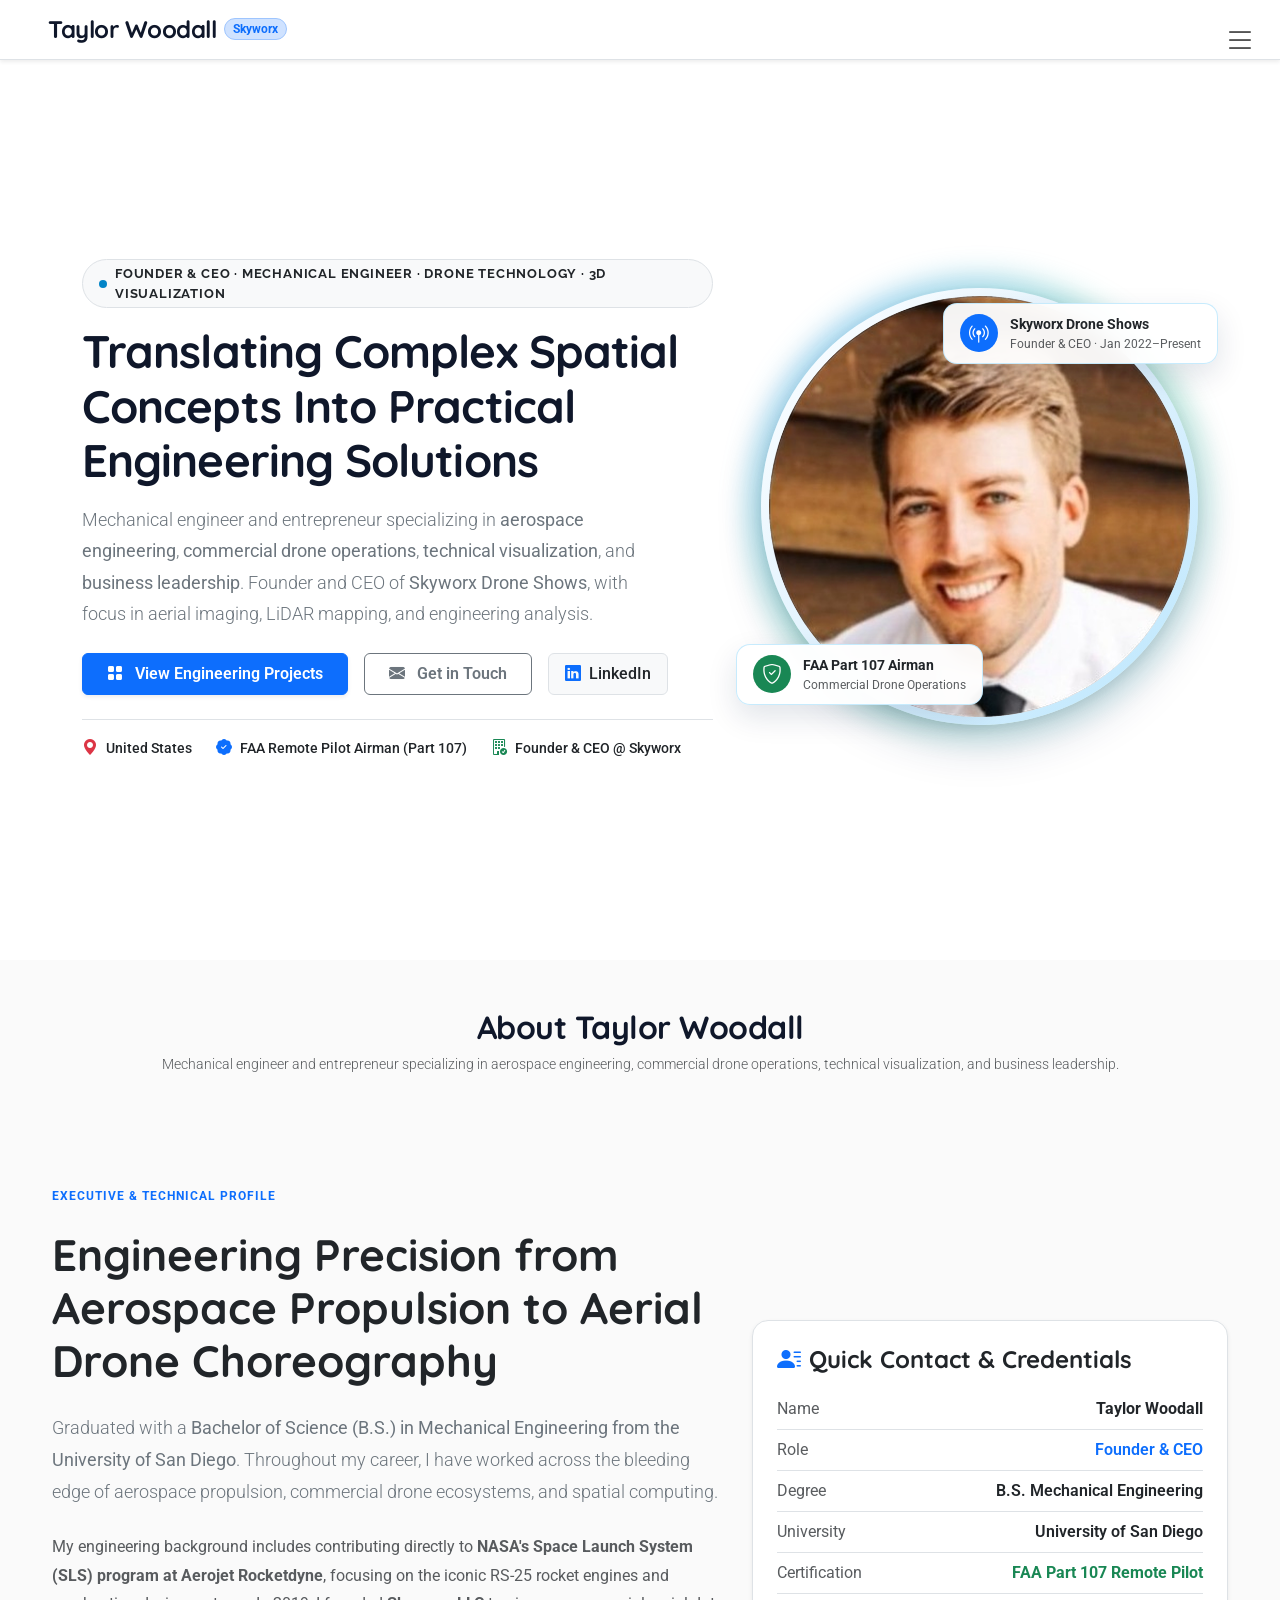
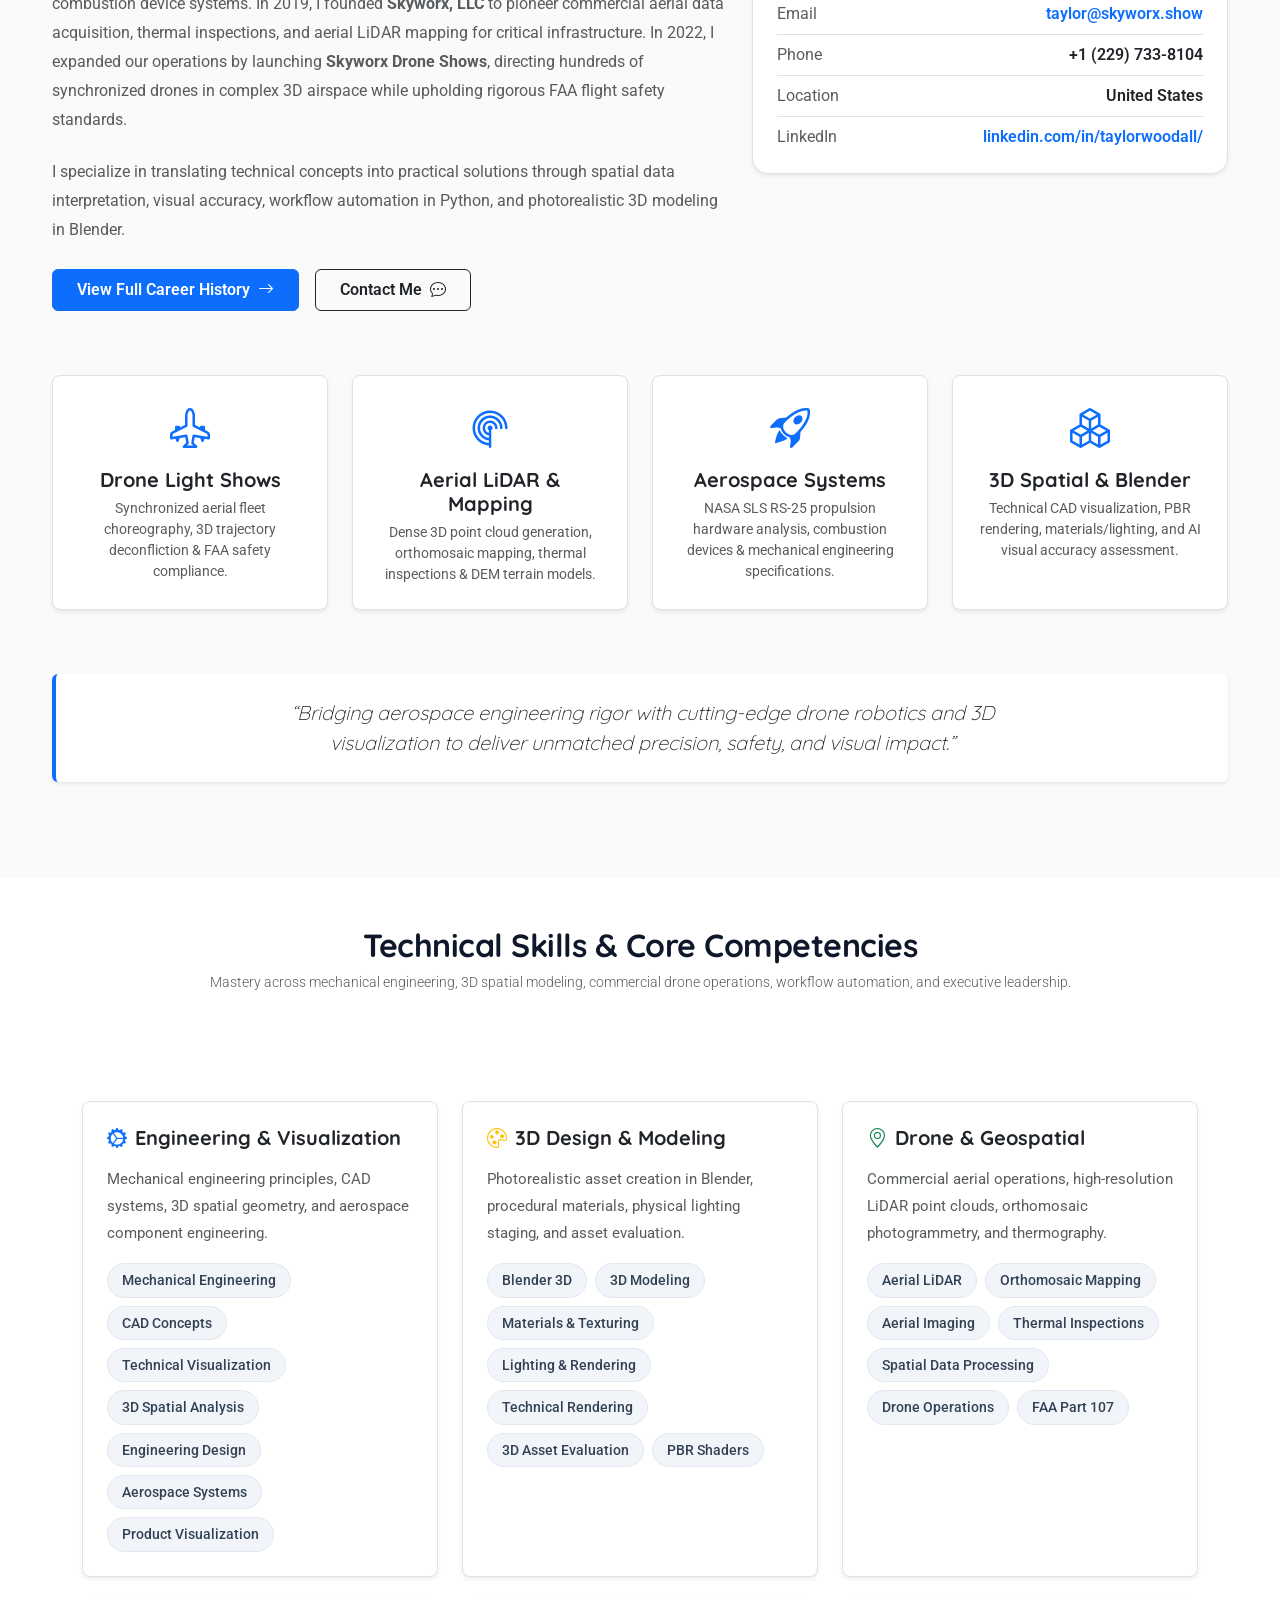
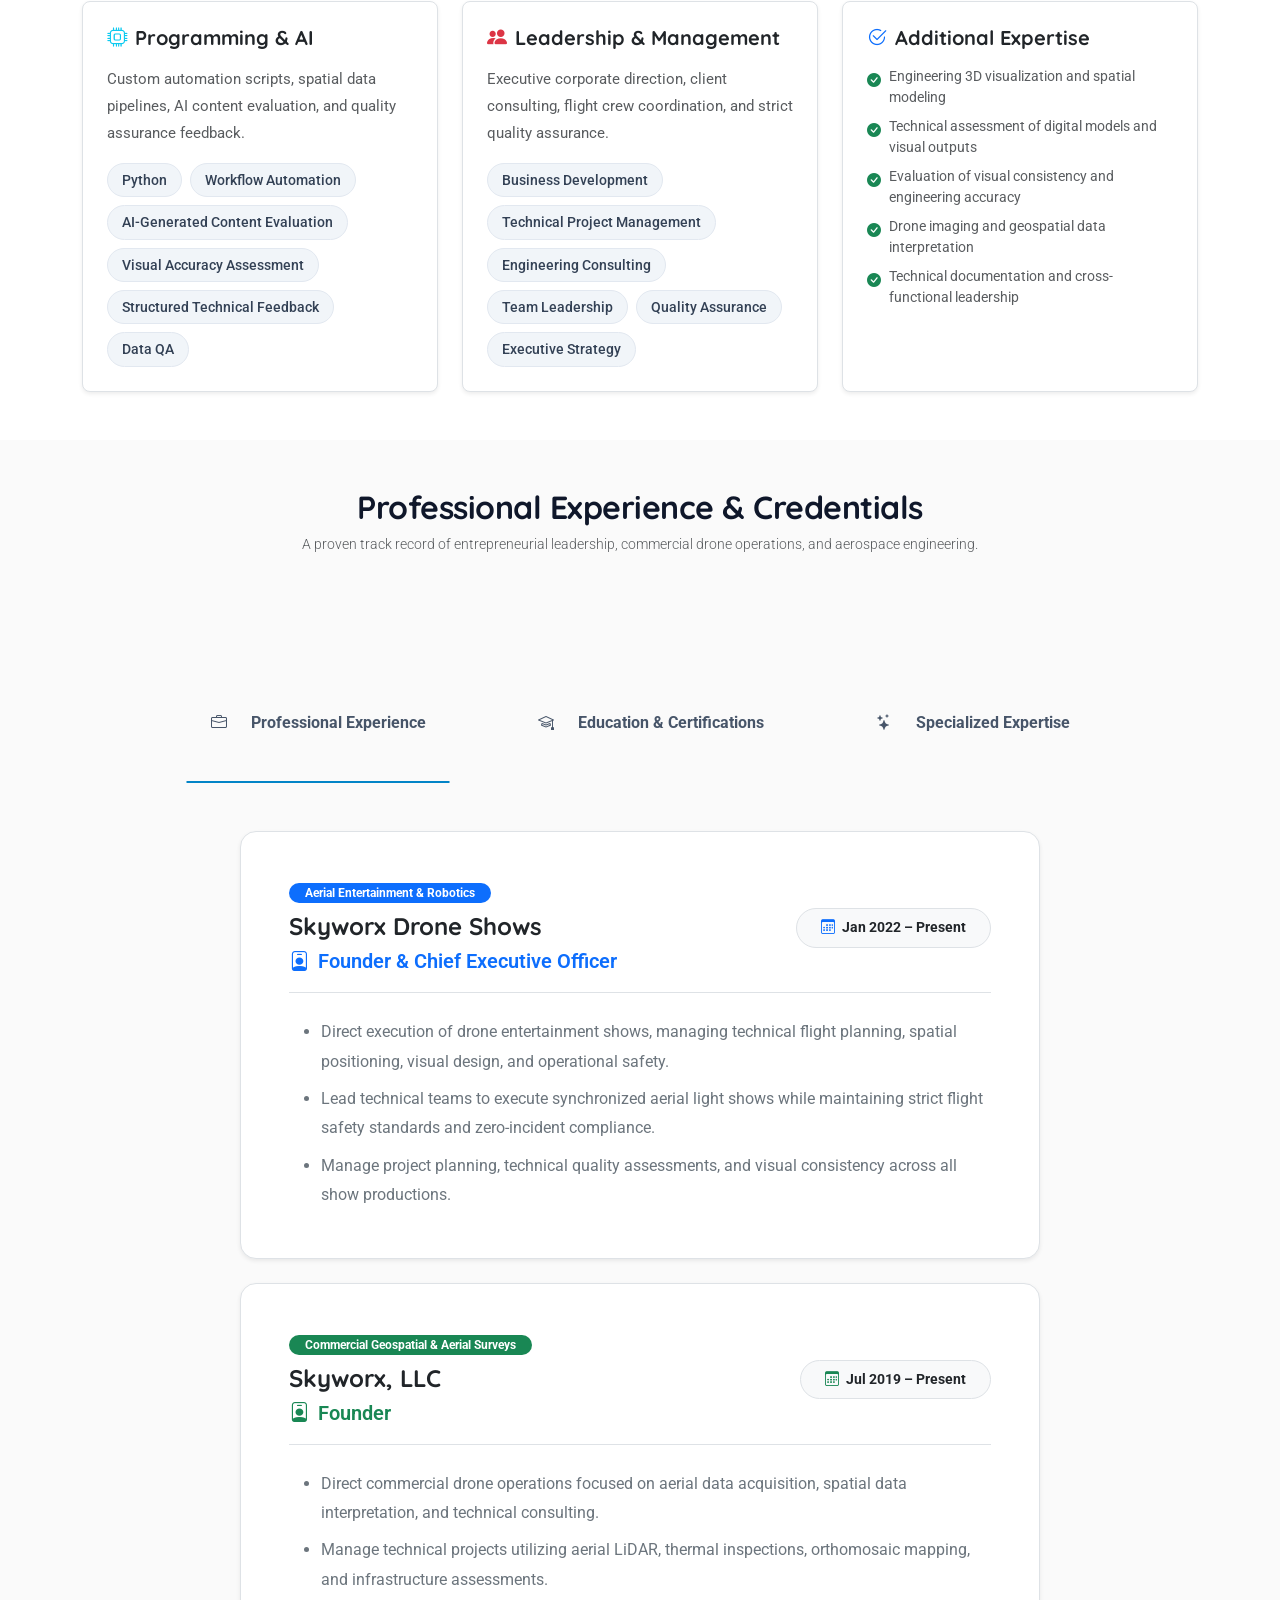
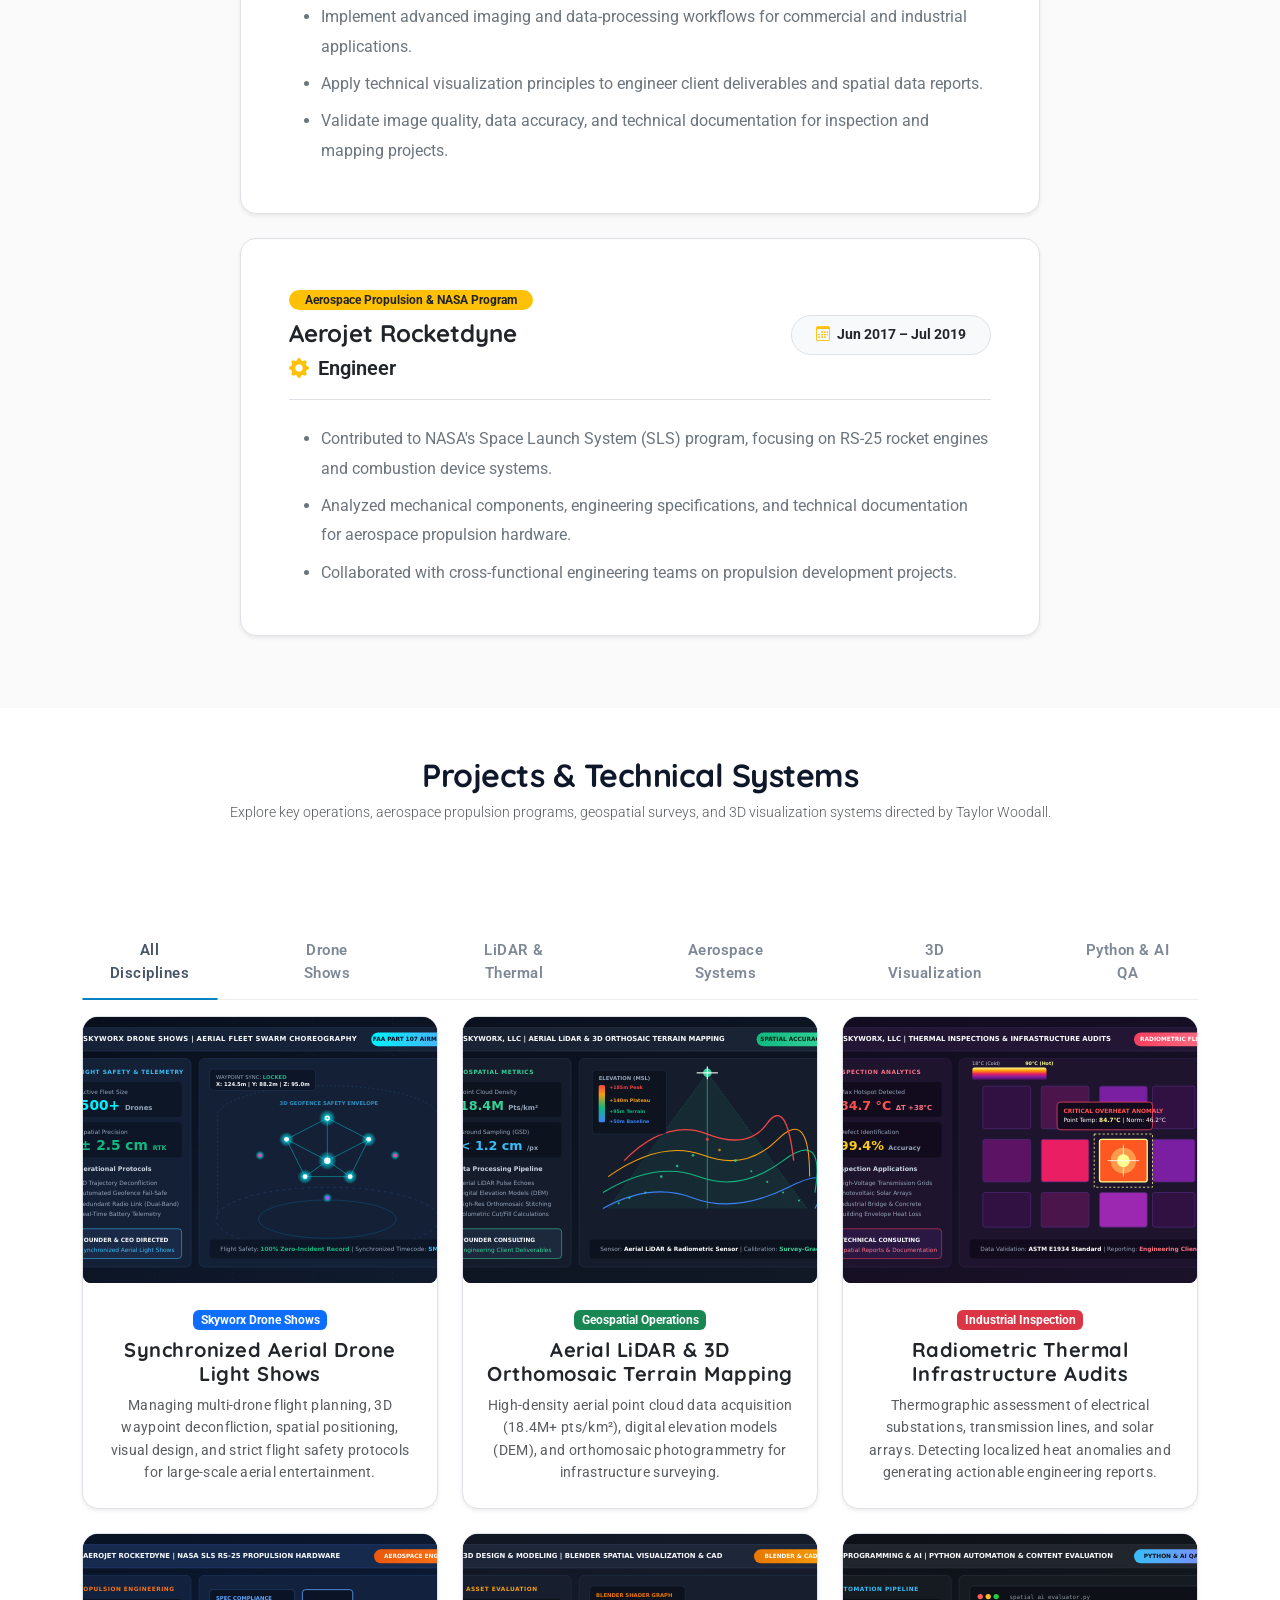
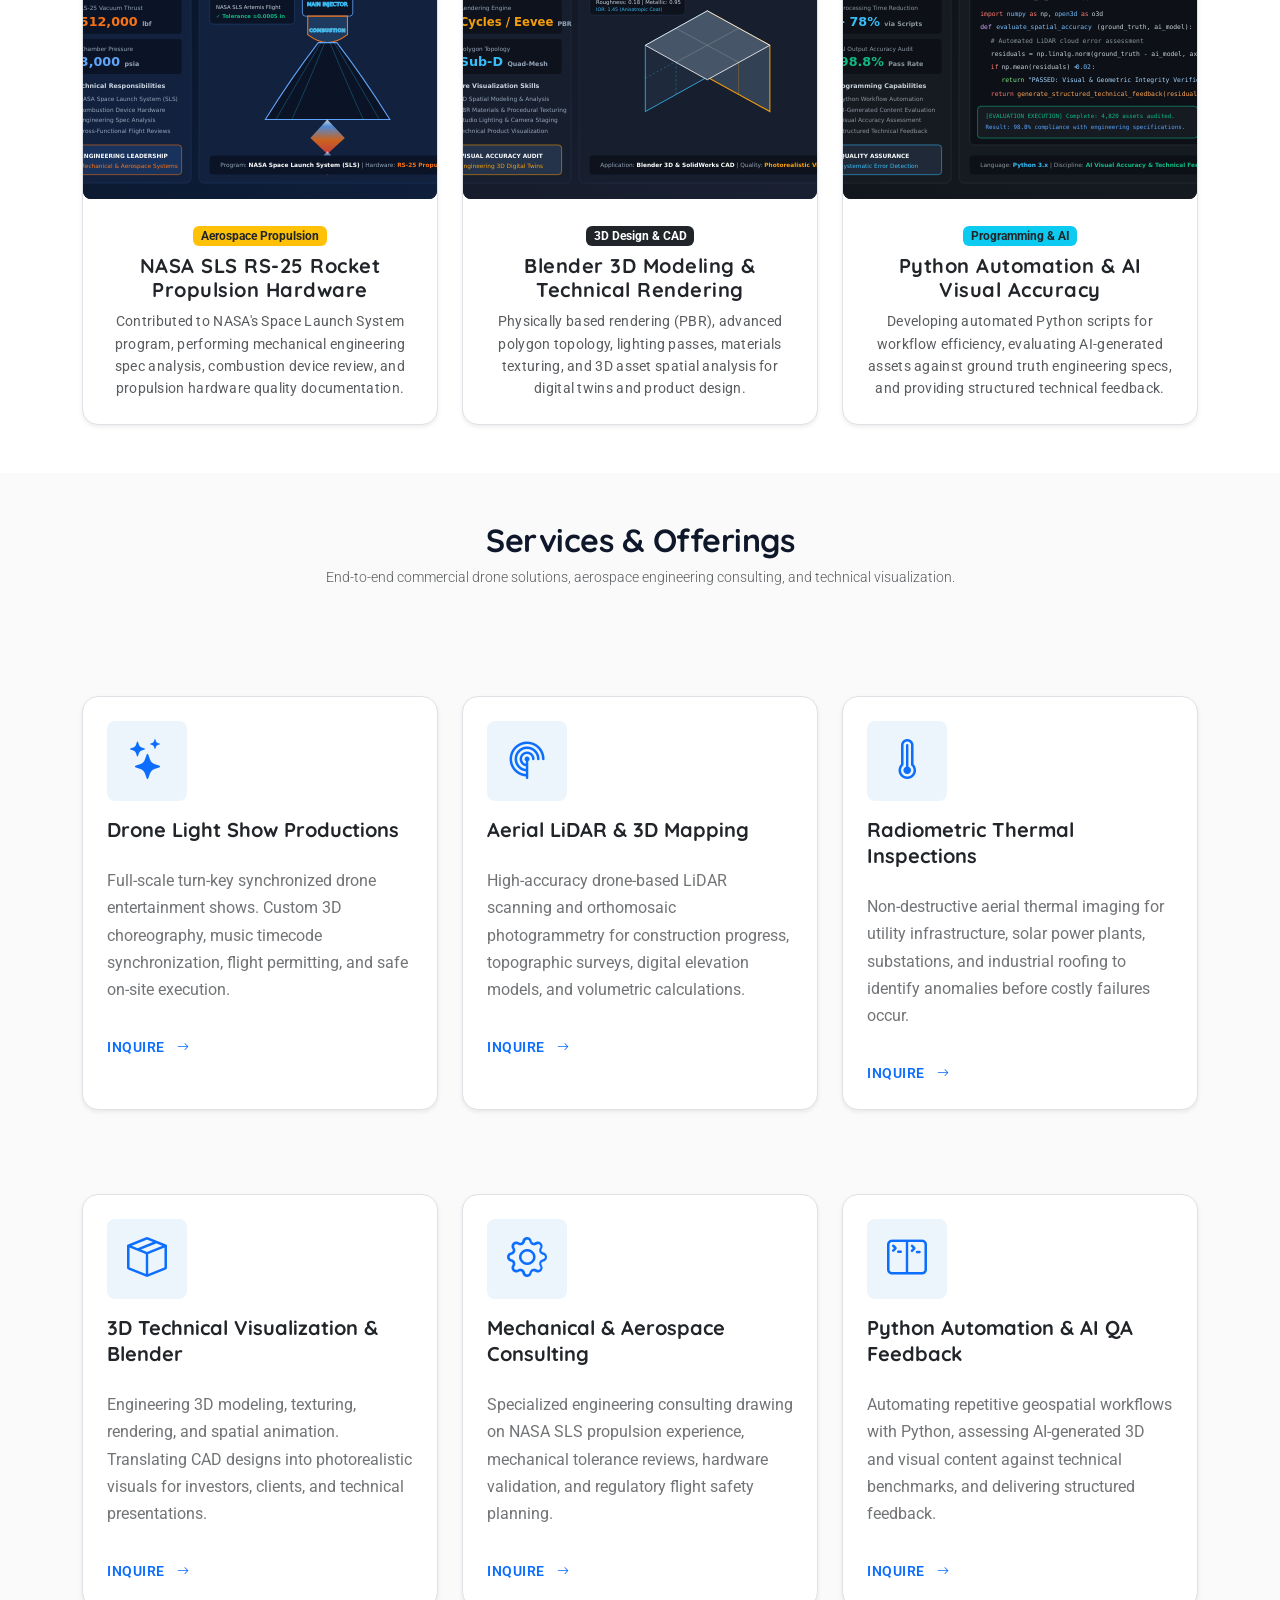
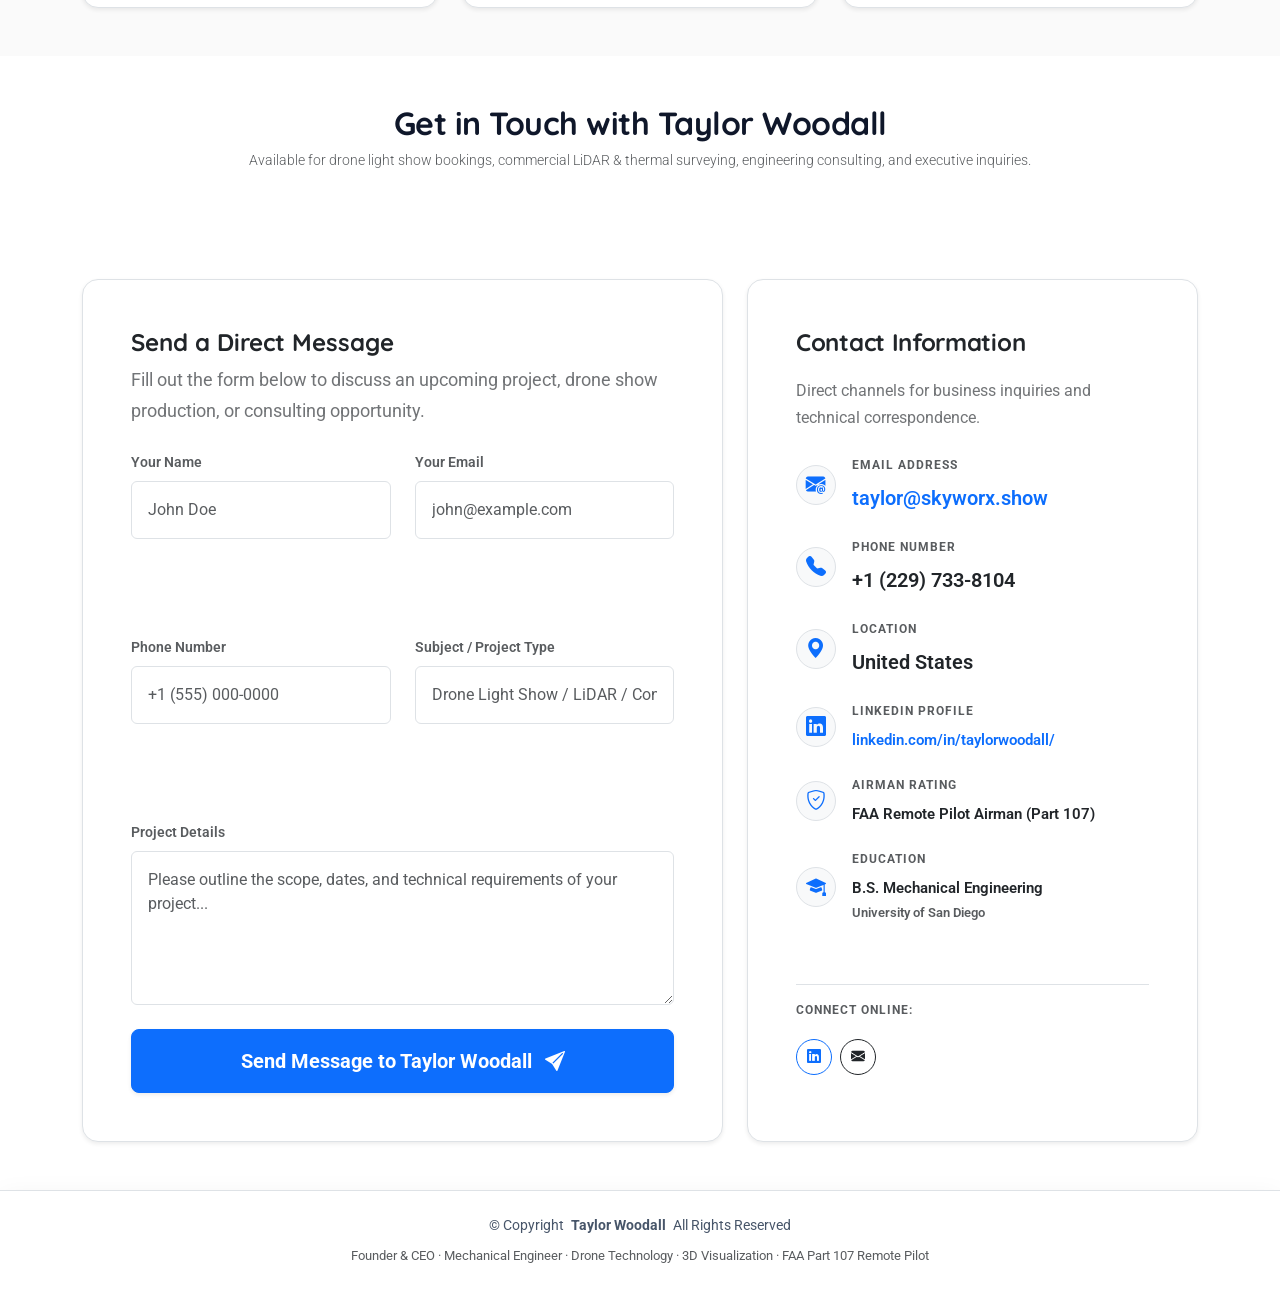
<file: index.html>
<!DOCTYPE html>
<html lang="en">

<head>
  <meta charset="utf-8">
  <meta content="width=device-width, initial-scale=1.0" name="viewport">
  <title>Taylor Woodall | Founder &amp; CEO · Mechanical Engineer · Drone Technology · 3D Visualization</title>
  <meta name="description" content="Portfolio of Taylor Woodall - Mechanical engineer and entrepreneur specializing in aerospace engineering, commercial drone operations, technical visualization, LiDAR mapping, and business leadership. Founder &amp; CEO of Skyworx Drone Shows.">
  <meta name="keywords" content="Taylor Woodall, Skyworx Drone Shows, Skyworx LLC, Mechanical Engineer, Drone Technology, 3D Visualization, Blender, LiDAR Mapping, Aerial Imaging, Aerojet Rocketdyne, NASA SLS, FAA Part 107, Python, CAD">

  <!-- Favicons -->
  <link href="assets/img/favicon.png" rel="icon">
  <link href="assets/img/apple-touch-icon.png" rel="apple-touch-icon">

  <!-- Fonts -->
  <link href="https://fonts.googleapis.com" rel="preconnect">
  <link href="https://fonts.gstatic.com" rel="preconnect" crossorigin>
  <link href="https://fonts.googleapis.com/css2?family=Roboto:ital,wght@0,100;0,300;0,400;0,500;0,700;0,900;1,100;1,300;1,400;1,500;1,700;1,900&family=Raleway:ital,wght@0,100;0,200;0,300;0,400;0,500;0,600;0,700;0,800;0,900;1,100;1,200;1,300;1,400;1,500;1,600;1,700;1,800;1,900&family=Quicksand:wght@300;400;500;600;700&display=swap" rel="stylesheet">

  <!-- Vendor CSS Files -->
  <link href="assets/vendor/bootstrap/css/bootstrap.min.css" rel="stylesheet">
  <link href="assets/vendor/bootstrap-icons/bootstrap-icons.css" rel="stylesheet">
  <link href="assets/vendor/aos/aos.css" rel="stylesheet">
  <link href="assets/vendor/glightbox/css/glightbox.min.css" rel="stylesheet">
  <link href="assets/vendor/swiper/swiper-bundle.min.css" rel="stylesheet">

  <!-- Main CSS File -->
  <link href="assets/css/main.css" rel="stylesheet">
</head>

<body class="index-page">

  <header id="header" class="header d-flex align-items-center position-relative sticky-top bg-white border-bottom shadow-sm">
    <div class="container-fluid position-relative d-flex align-items-center justify-content-between px-lg-5">

      <a href="index.html" class="logo d-flex align-items-center gap-2">
        <h1 class="sitename mb-0 fw-bold" style="letter-spacing: -0.5px; font-size: 1.5rem; color: #0f172a;">Taylor Woodall</h1>
        <span class="badge bg-primary-subtle text-primary border border-primary-subtle rounded-pill px-2 py-1 fs-8 d-none d-sm-inline-block">Skyworx</span>
      </a>

      <nav id="navmenu" class="navmenu">
        <ul>
          <li><a href="#hero" class="active">Home</a></li>
          <li><a href="#about">About</a></li>
          <li><a href="#skills">Skills</a></li>
          <li><a href="#resume">Experience</a></li>
          <li><a href="#portfolio">Projects &amp; Systems</a></li>
          <li><a href="#services">Services</a></li>
          <li><a href="#contact">Contact</a></li>
        </ul>
        <i class="mobile-nav-toggle d-xl-none bi bi-list"></i>
      </nav>

    </div>
  </header>

  <main class="main">

    <!-- Hero Section -->
    <section id="hero" class="hero section py-5">

      <div class="container" data-aos="fade-up" data-aos-delay="100">

        <div class="row align-items-center gx-5 gy-5">

          <div class="col-lg-7">
            <div class="intro" data-aos="fade-right" data-aos-delay="150">
              <div class="eyebrow d-inline-flex align-items-center gap-2 mb-3 px-3 py-1 bg-light rounded-pill border">
                <span class="dot" style="background-color: #0284c7; width: 8px; height: 8px; border-radius: 50%; display: inline-block;"></span>
                <span class="text text-uppercase fw-bold text-dark" style="letter-spacing: 0.8px; font-size: 0.8rem;">Founder &amp; CEO · Mechanical Engineer · Drone Technology · 3D Visualization</span>
              </div>

              <h1 class="display-heading mb-3 fw-bold" style="font-size: 2.85rem; line-height: 1.2; color: #0f172a;">
                Translating Complex Spatial Concepts Into Practical Engineering Solutions
              </h1>

              <p class="lead mb-4 text-secondary" style="font-size: 1.15rem; line-height: 1.7;">
                Mechanical engineer and entrepreneur specializing in <strong>aerospace engineering</strong>, <strong>commercial drone operations</strong>, <strong>technical visualization</strong>, and <strong>business leadership</strong>. Founder and CEO of <strong>Skyworx Drone Shows</strong>, with focus in aerial imaging, LiDAR mapping, and engineering analysis.
              </p>

              <div class="cta-group d-flex flex-wrap align-items-center gap-3" data-aos="zoom-in" data-aos-delay="250">
                <a href="#portfolio" class="btn btn-primary px-4 py-2 fw-semibold shadow-sm">
                  <i class="bi bi-grid-fill me-2"></i> View Engineering Projects
                </a>
                <a href="#contact" class="btn btn-outline-secondary px-4 py-2 fw-semibold">
                  <i class="bi bi-envelope-fill me-2"></i> Get in Touch
                </a>
                <a href="https://www.linkedin.com/in/taylorwoodall/" target="_blank" rel="noopener noreferrer" class="btn btn-light border px-3 py-2 text-dark fw-medium">
                  <i class="bi bi-linkedin text-primary me-1"></i> LinkedIn
                </a>
              </div>

              <div class="meta mt-4 pt-3 border-top d-flex flex-wrap align-items-center gap-4 text-muted small" data-aos="fade-up" data-aos-delay="300">
                <div class="meta-item d-flex align-items-center gap-2">
                  <i class="bi bi-geo-alt-fill text-danger fs-6"></i>
                  <span class="fw-medium text-dark">United States</span>
                </div>
                <div class="meta-item d-flex align-items-center gap-2">
                  <i class="bi bi-patch-check-fill text-primary fs-6"></i>
                  <span class="fw-medium text-dark">FAA Remote Pilot Airman (Part 107)</span>
                </div>
                <div class="meta-item d-flex align-items-center gap-2">
                  <i class="bi bi-building-check text-success fs-6"></i>
                  <span class="fw-medium text-dark">Founder &amp; CEO @ Skyworx</span>
                </div>
              </div>
            </div>
          </div>

          <div class="col-lg-5 text-center">
            <div class="taylor-hero-avatar-wrap" data-aos="fade-left" data-aos-delay="200">
              <div class="avatar-glow-ring"></div>
              
              <div class="avatar-circle-frame">
                <img src="assets/img/profile/taylor-woodall-circle.png" alt="Taylor Woodall - Founder &amp; CEO, Mechanical Engineer" class="avatar-circle-img">
              </div>

              <!-- Top Floating Badge -->
              <div class="taylor-floating-badge taylor-badge-top" data-aos="zoom-in" data-aos-delay="350">
                <div class="badge-icon bg-primary text-white rounded-circle d-flex align-items-center justify-content-center" style="width: 38px; height: 38px;">
                  <i class="bi bi-broadcast-pin fs-5"></i>
                </div>
                <div class="text-start">
                  <span class="d-block fw-bold text-dark" style="font-size: 0.88rem;">Skyworx Drone Shows</span>
                  <span class="d-block text-muted" style="font-size: 0.75rem;">Founder &amp; CEO · Jan 2022–Present</span>
                </div>
              </div>

              <!-- Bottom Floating Badge -->
              <div class="taylor-floating-badge taylor-badge-bottom" data-aos="zoom-in" data-aos-delay="400">
                <div class="badge-icon bg-success text-white rounded-circle d-flex align-items-center justify-content-center" style="width: 38px; height: 38px;">
                  <i class="bi bi-shield-check fs-5"></i>
                </div>
                <div class="text-start">
                  <span class="d-block fw-bold text-dark" style="font-size: 0.88rem;">FAA Part 107 Airman</span>
                  <span class="d-block text-muted" style="font-size: 0.75rem;">Commercial Drone Operations</span>
                </div>
              </div>

            </div>
          </div>

        </div>

      </div>

    </section><!-- /Hero Section -->

    <!-- About Section -->
    <section id="about" class="about section light-background py-5">

      <!-- Section Title -->
      <div class="container section-title text-center mb-5" data-aos="fade-up">
        <h2 class="fw-bold mb-2">About Taylor Woodall</h2>
        <p class="text-muted">Mechanical engineer and entrepreneur specializing in aerospace engineering, commercial drone operations, technical visualization, and business leadership.</p>
      </div><!-- End Section Title -->

      <div class="container" data-aos="fade-up" data-aos-delay="100">

        <!-- Intro + Bio -->
        <div class="row align-items-center justify-content-between intro-wrap gy-5">
          <div class="col-lg-7" data-aos="fade-right" data-aos-delay="150">
            <div class="intro-content">
              <span class="eyebrow text-uppercase fw-bold text-primary" style="letter-spacing: 1px;">Executive &amp; Technical Profile</span>
              <h2 class="headline mt-2 fw-bold text-dark">Engineering Precision from Aerospace Propulsion to Aerial Drone Choreography</h2>
              
              <p class="lead text-secondary mt-3">
                Graduated with a <strong>Bachelor of Science (B.S.) in Mechanical Engineering from the University of San Diego</strong>. Throughout my career, I have worked across the bleeding edge of aerospace propulsion, commercial drone ecosystems, and spatial computing.
              </p>
              
              <p class="text-muted">
                My engineering background includes contributing directly to <strong>NASA's Space Launch System (SLS) program at Aerojet Rocketdyne</strong>, focusing on the iconic RS-25 rocket engines and combustion device systems. In 2019, I founded <strong>Skyworx, LLC</strong> to pioneer commercial aerial data acquisition, thermal inspections, and aerial LiDAR mapping for critical infrastructure. In 2022, I expanded our operations by launching <strong>Skyworx Drone Shows</strong>, directing hundreds of synchronized drones in complex 3D airspace while upholding rigorous FAA flight safety standards.
              </p>
              
              <p class="text-muted mb-4">
                I specialize in translating technical concepts into practical solutions through spatial data interpretation, visual accuracy, workflow automation in Python, and photorealistic 3D modeling in Blender.
              </p>

              <div class="cta-group d-flex flex-wrap gap-3">
                <a href="#resume" class="btn btn-primary px-4 py-2 fw-semibold">
                  View Full Career History <i class="bi bi-arrow-right ms-1"></i>
                </a>
                <a href="#contact" class="btn btn-outline-dark px-4 py-2 fw-semibold">
                  Contact Me <i class="bi bi-chat-dots ms-1"></i>
                </a>
              </div>
            </div>
          </div>

          <div class="col-lg-5" data-aos="zoom-in" data-aos-delay="250">
            <div class="p-4 bg-white rounded-4 shadow-sm border">
              <h4 class="fw-bold mb-3 text-dark d-flex align-items-center gap-2">
                <i class="bi bi-person-lines-fill text-primary"></i> Quick Contact &amp; Credentials
              </h4>
              <ul class="list-unstyled mb-0">
                <li class="py-2 border-bottom d-flex justify-content-between align-items-center">
                  <span class="text-muted">Name</span>
                  <span class="fw-bold text-dark">Taylor Woodall</span>
                </li>
                <li class="py-2 border-bottom d-flex justify-content-between align-items-center">
                  <span class="text-muted">Role</span>
                  <span class="fw-semibold text-primary">Founder &amp; CEO</span>
                </li>
                <li class="py-2 border-bottom d-flex justify-content-between align-items-center">
                  <span class="text-muted">Degree</span>
                  <span class="fw-semibold text-dark">B.S. Mechanical Engineering</span>
                </li>
                <li class="py-2 border-bottom d-flex justify-content-between align-items-center">
                  <span class="text-muted">University</span>
                  <span class="fw-semibold text-dark">University of San Diego</span>
                </li>
                <li class="py-2 border-bottom d-flex justify-content-between align-items-center">
                  <span class="text-muted">Certification</span>
                  <span class="fw-bold text-success">FAA Part 107 Remote Pilot</span>
                </li>
                <li class="py-2 border-bottom d-flex justify-content-between align-items-center">
                  <span class="text-muted">Email</span>
                  <span><a href="mailto:taylor@skyworx.show" class="fw-semibold text-primary">taylor@skyworx.show</a></span>
                </li>
                <li class="py-2 border-bottom d-flex justify-content-between align-items-center">
                  <span class="text-muted">Phone</span>
                  <span><a href="tel:+12297338104" class="fw-semibold text-dark">+1 (229) 733-8104</a></span>
                </li>
                <li class="py-2 border-bottom d-flex justify-content-between align-items-center">
                  <span class="text-muted">Location</span>
                  <span class="fw-semibold text-dark">United States</span>
                </li>
                <li class="pt-2 d-flex justify-content-between align-items-center">
                  <span class="text-muted">LinkedIn</span>
                  <span><a href="https://www.linkedin.com/in/taylorwoodall/" target="_blank" rel="noopener noreferrer" class="fw-semibold text-primary">linkedin.com/in/taylorwoodall/</a></span>
                </li>
              </ul>
            </div>
          </div>
        </div>
        <!-- End Intro + Bio -->

        <!-- Highlight Pillars Grid -->
        <div class="skills-wrap mt-5">
          <div class="row g-4">
            <div class="col-6 col-md-4 col-lg-3" data-aos="fade-up" data-aos-delay="120">
              <div class="skill-item p-4 bg-white rounded-3 shadow-sm border text-center h-100">
                <i class="bi bi-airplane-engines text-primary fs-1 mb-2"></i>
                <h3 class="fs-5 fw-bold text-dark">Drone Light Shows</h3>
                <p class="text-muted small mb-0">Synchronized aerial fleet choreography, 3D trajectory deconfliction &amp; FAA safety compliance.</p>
              </div>
            </div>
            <div class="col-6 col-md-4 col-lg-3" data-aos="fade-up" data-aos-delay="180">
              <div class="skill-item p-4 bg-white rounded-3 shadow-sm border text-center h-100">
                <i class="bi bi-radar text-primary fs-1 mb-2"></i>
                <h3 class="fs-5 fw-bold text-dark">Aerial LiDAR &amp; Mapping</h3>
                <p class="text-muted small mb-0">Dense 3D point cloud generation, orthomosaic mapping, thermal inspections &amp; DEM terrain models.</p>
              </div>
            </div>
            <div class="col-6 col-md-4 col-lg-3" data-aos="fade-up" data-aos-delay="240">
              <div class="skill-item p-4 bg-white rounded-3 shadow-sm border text-center h-100">
                <i class="bi bi-rocket-takeoff text-primary fs-1 mb-2"></i>
                <h3 class="fs-5 fw-bold text-dark">Aerospace Systems</h3>
                <p class="text-muted small mb-0">NASA SLS RS-25 propulsion hardware analysis, combustion devices &amp; mechanical engineering specifications.</p>
              </div>
            </div>
            <div class="col-6 col-md-4 col-lg-3" data-aos="fade-up" data-aos-delay="300">
              <div class="skill-item p-4 bg-white rounded-3 shadow-sm border text-center h-100">
                <i class="bi bi-boxes text-primary fs-1 mb-2"></i>
                <h3 class="fs-5 fw-bold text-dark">3D Spatial &amp; Blender</h3>
                <p class="text-muted small mb-0">Technical CAD visualization, PBR rendering, materials/lighting, and AI visual accuracy assessment.</p>
              </div>
            </div>
          </div>
        </div>
        <!-- End Highlight Pillars Grid -->

        <!-- Quote -->
        <blockquote class="personal-quote my-5 text-center fst-italic p-4 border-start border-4 border-primary bg-white shadow-sm rounded" data-aos="fade-down" data-aos-delay="200">
          <p class="fs-5 mb-0 text-dark">“Bridging aerospace engineering rigor with cutting-edge drone robotics and 3D visualization to deliver unmatched precision, safety, and visual impact.”</p>
        </blockquote>
        <!-- End Quote -->

      </div>

    </section><!-- /About Section -->

    <!-- Skills Section -->
    <section id="skills" class="skills section py-5">

      <!-- Section Title -->
      <div class="container section-title text-center mb-5" data-aos="fade-up">
        <h2 class="fw-bold mb-2">Technical Skills &amp; Core Competencies</h2>
        <p class="text-muted">Mastery across mechanical engineering, 3D spatial modeling, commercial drone operations, workflow automation, and executive leadership.</p>
      </div><!-- End Section Title -->

      <div class="container" data-aos="fade-up" data-aos-delay="100">

        <div class="row gy-4">

          <!-- Skill Group 1 -->
          <div class="col-lg-4 col-md-6" data-aos="fade-up" data-aos-delay="150">
            <article class="skill-block p-4 bg-white rounded-3 shadow-sm border h-100">
              <header class="d-flex align-items-center justify-content-between mb-3">
                <h3 class="skill-title fs-5 fw-bold text-dark mb-0 d-flex align-items-center gap-2">
                  <i class="bi bi-gear-wide-connected text-primary"></i> Engineering &amp; Visualization
                </h3>
              </header>
              <p class="skill-desc text-muted small mb-3">Mechanical engineering principles, CAD systems, 3D spatial geometry, and aerospace component engineering.</p>
              <div class="d-flex flex-wrap gap-2">
                <span class="tech-tag">Mechanical Engineering</span>
                <span class="tech-tag">CAD Concepts</span>
                <span class="tech-tag">Technical Visualization</span>
                <span class="tech-tag">3D Spatial Analysis</span>
                <span class="tech-tag">Engineering Design</span>
                <span class="tech-tag">Aerospace Systems</span>
                <span class="tech-tag">Product Visualization</span>
              </div>
            </article>
          </div>

          <!-- Skill Group 2 -->
          <div class="col-lg-4 col-md-6" data-aos="fade-up" data-aos-delay="200">
            <article class="skill-block p-4 bg-white rounded-3 shadow-sm border h-100">
              <header class="d-flex align-items-center justify-content-between mb-3">
                <h3 class="skill-title fs-5 fw-bold text-dark mb-0 d-flex align-items-center gap-2">
                  <i class="bi bi-palette text-warning"></i> 3D Design &amp; Modeling
                </h3>
              </header>
              <p class="skill-desc text-muted small mb-3">Photorealistic asset creation in Blender, procedural materials, physical lighting staging, and asset evaluation.</p>
              <div class="d-flex flex-wrap gap-2">
                <span class="tech-tag">Blender 3D</span>
                <span class="tech-tag">3D Modeling</span>
                <span class="tech-tag">Materials &amp; Texturing</span>
                <span class="tech-tag">Lighting &amp; Rendering</span>
                <span class="tech-tag">Technical Rendering</span>
                <span class="tech-tag">3D Asset Evaluation</span>
                <span class="tech-tag">PBR Shaders</span>
              </div>
            </article>
          </div>

          <!-- Skill Group 3 -->
          <div class="col-lg-4 col-md-6" data-aos="fade-up" data-aos-delay="250">
            <article class="skill-block p-4 bg-white rounded-3 shadow-sm border h-100">
              <header class="d-flex align-items-center justify-content-between mb-3">
                <h3 class="skill-title fs-5 fw-bold text-dark mb-0 d-flex align-items-center gap-2">
                  <i class="bi bi-geo-alt text-success"></i> Drone &amp; Geospatial
                </h3>
              </header>
              <p class="skill-desc text-muted small mb-3">Commercial aerial operations, high-resolution LiDAR point clouds, orthomosaic photogrammetry, and thermography.</p>
              <div class="d-flex flex-wrap gap-2">
                <span class="tech-tag">Aerial LiDAR</span>
                <span class="tech-tag">Orthomosaic Mapping</span>
                <span class="tech-tag">Aerial Imaging</span>
                <span class="tech-tag">Thermal Inspections</span>
                <span class="tech-tag">Spatial Data Processing</span>
                <span class="tech-tag">Drone Operations</span>
                <span class="tech-tag">FAA Part 107</span>
              </div>
            </article>
          </div>

          <!-- Skill Group 4 -->
          <div class="col-lg-4 col-md-6" data-aos="fade-up" data-aos-delay="300">
            <article class="skill-block p-4 bg-white rounded-3 shadow-sm border h-100">
              <header class="d-flex align-items-center justify-content-between mb-3">
                <h3 class="skill-title fs-5 fw-bold text-dark mb-0 d-flex align-items-center gap-2">
                  <i class="bi bi-cpu text-info"></i> Programming &amp; AI
                </h3>
              </header>
              <p class="skill-desc text-muted small mb-3">Custom automation scripts, spatial data pipelines, AI content evaluation, and quality assurance feedback.</p>
              <div class="d-flex flex-wrap gap-2">
                <span class="tech-tag">Python</span>
                <span class="tech-tag">Workflow Automation</span>
                <span class="tech-tag">AI-Generated Content Evaluation</span>
                <span class="tech-tag">Visual Accuracy Assessment</span>
                <span class="tech-tag">Structured Technical Feedback</span>
                <span class="tech-tag">Data QA</span>
              </div>
            </article>
          </div>

          <!-- Skill Group 5 -->
          <div class="col-lg-4 col-md-6" data-aos="fade-up" data-aos-delay="350">
            <article class="skill-block p-4 bg-white rounded-3 shadow-sm border h-100">
              <header class="d-flex align-items-center justify-content-between mb-3">
                <h3 class="skill-title fs-5 fw-bold text-dark mb-0 d-flex align-items-center gap-2">
                  <i class="bi bi-people-fill text-danger"></i> Leadership &amp; Management
                </h3>
              </header>
              <p class="skill-desc text-muted small mb-3">Executive corporate direction, client consulting, flight crew coordination, and strict quality assurance.</p>
              <div class="d-flex flex-wrap gap-2">
                <span class="tech-tag">Business Development</span>
                <span class="tech-tag">Technical Project Management</span>
                <span class="tech-tag">Engineering Consulting</span>
                <span class="tech-tag">Team Leadership</span>
                <span class="tech-tag">Quality Assurance</span>
                <span class="tech-tag">Executive Strategy</span>
              </div>
            </article>
          </div>

          <!-- Skill Group 6: Additional Expertise -->
          <div class="col-lg-4 col-md-6" data-aos="fade-up" data-aos-delay="400">
            <article class="skill-block p-4 bg-white rounded-3 shadow-sm border h-100">
              <header class="d-flex align-items-center justify-content-between mb-3">
                <h3 class="skill-title fs-5 fw-bold text-dark mb-0 d-flex align-items-center gap-2">
                  <i class="bi bi-check2-circle text-primary"></i> Additional Expertise
                </h3>
              </header>
              <ul class="list-unstyled mb-0 small text-muted">
                <li class="mb-2 d-flex align-items-start gap-2">
                  <i class="bi bi-check-circle-fill text-success mt-1"></i>
                  <span>Engineering 3D visualization and spatial modeling</span>
                </li>
                <li class="mb-2 d-flex align-items-start gap-2">
                  <i class="bi bi-check-circle-fill text-success mt-1"></i>
                  <span>Technical assessment of digital models and visual outputs</span>
                </li>
                <li class="mb-2 d-flex align-items-start gap-2">
                  <i class="bi bi-check-circle-fill text-success mt-1"></i>
                  <span>Evaluation of visual consistency and engineering accuracy</span>
                </li>
                <li class="mb-2 d-flex align-items-start gap-2">
                  <i class="bi bi-check-circle-fill text-success mt-1"></i>
                  <span>Drone imaging and geospatial data interpretation</span>
                </li>
                <li class="d-flex align-items-start gap-2">
                  <i class="bi bi-check-circle-fill text-success mt-1"></i>
                  <span>Technical documentation and cross-functional leadership</span>
                </li>
              </ul>
            </article>
          </div>

        </div>

      </div>

    </section><!-- /Skills Section -->

    <!-- Resume Section -->
    <section id="resume" class="resume section light-background py-5">

      <!-- Section Title -->
      <div class="container section-title text-center mb-5" data-aos="fade-up">
        <h2 class="fw-bold mb-2">Professional Experience &amp; Credentials</h2>
        <p class="text-muted">A proven track record of entrepreneurial leadership, commercial drone operations, and aerospace engineering.</p>
      </div><!-- End Section Title -->

      <div class="container" data-aos="fade-up" data-aos-delay="100">

        <div class="row">
          <div class="col-lg-12">
            <ul class="nav nav-pills resume-navigation justify-content-center mb-5" id="resume-tabs" role="tablist" data-aos="fade-up" data-aos-delay="200">
              <li class="nav-item" role="presentation">
                <button class="nav-link active px-4 py-3 fw-bold" id="resume-experience-tab" data-bs-toggle="pill" data-bs-target="#resume-experience" type="button" role="tab" aria-controls="resume-experience" aria-selected="true">
                  <i class="bi bi-briefcase me-2"></i> Professional Experience
                </button>
              </li>
              <li class="nav-item" role="presentation">
                <button class="nav-link px-4 py-3 fw-bold" id="resume-education-tab" data-bs-toggle="pill" data-bs-target="#resume-education" type="button" role="tab" aria-controls="resume-education" aria-selected="false">
                  <i class="bi bi-mortarboard me-2"></i> Education &amp; Certifications
                </button>
              </li>
              <li class="nav-item" role="presentation">
                <button class="nav-link px-4 py-3 fw-bold" id="resume-expertise-tab" data-bs-toggle="pill" data-bs-target="#resume-expertise" type="button" role="tab" aria-controls="resume-expertise" aria-selected="false">
                  <i class="bi bi-stars me-2"></i> Specialized Expertise
                </button>
              </li>
            </ul>
          </div>
        </div>

        <div class="tab-content resume-content" id="resume-tabContent">
          
          <!-- Experience Tab -->
          <div class="tab-pane fade show active" id="resume-experience" role="tabpanel" aria-labelledby="resume-experience-tab" tabindex="0" data-aos="fade-up" data-aos-delay="300">
            
            <div class="experience-grid">

              <!-- Role 1: Skyworx Drone Shows -->
              <div class="experience-item p-4 p-md-5 bg-white rounded-4 shadow-sm border mb-4" data-aos="fade-up" data-aos-delay="350">
                <div class="item-header d-flex flex-wrap justify-content-between align-items-center border-bottom pb-3 mb-4">
                  <div class="position-info">
                    <span class="badge bg-primary text-white mb-2 px-3 py-1 rounded-pill">Aerial Entertainment &amp; Robotics</span>
                    <h3 class="fs-4 fw-bold mb-1 text-dark">Skyworx Drone Shows</h3>
                    <div class="company text-primary fw-semibold fs-5"><i class="bi bi-person-badge me-1"></i> Founder &amp; Chief Executive Officer</div>
                  </div>
                  <div class="period bg-light px-4 py-2 rounded-pill fw-bold text-dark border">
                    <i class="bi bi-calendar3 me-1 text-primary"></i> Jan 2022 – Present
                  </div>
                </div>
                <div class="item-content">
                  <ul class="mb-0 text-secondary" style="font-size: 1.02rem; line-height: 1.8;">
                    <li class="mb-2">Direct execution of drone entertainment shows, managing technical flight planning, spatial positioning, visual design, and operational safety.</li>
                    <li class="mb-2">Lead technical teams to execute synchronized aerial light shows while maintaining strict flight safety standards and zero-incident compliance.</li>
                    <li>Manage project planning, technical quality assessments, and visual consistency across all show productions.</li>
                  </ul>
                </div>
              </div>

              <!-- Role 2: Skyworx, LLC -->
              <div class="experience-item p-4 p-md-5 bg-white rounded-4 shadow-sm border mb-4" data-aos="fade-up" data-aos-delay="400">
                <div class="item-header d-flex flex-wrap justify-content-between align-items-center border-bottom pb-3 mb-4">
                  <div class="position-info">
                    <span class="badge bg-success text-white mb-2 px-3 py-1 rounded-pill">Commercial Geospatial &amp; Aerial Surveys</span>
                    <h3 class="fs-4 fw-bold mb-1 text-dark">Skyworx, LLC</h3>
                    <div class="company text-success fw-semibold fs-5"><i class="bi bi-person-badge me-1"></i> Founder</div>
                  </div>
                  <div class="period bg-light px-4 py-2 rounded-pill fw-bold text-dark border">
                    <i class="bi bi-calendar3 me-1 text-success"></i> Jul 2019 – Present
                  </div>
                </div>
                <div class="item-content">
                  <ul class="mb-0 text-secondary" style="font-size: 1.02rem; line-height: 1.8;">
                    <li class="mb-2">Direct commercial drone operations focused on aerial data acquisition, spatial data interpretation, and technical consulting.</li>
                    <li class="mb-2">Manage technical projects utilizing aerial LiDAR, thermal inspections, orthomosaic mapping, and infrastructure assessments.</li>
                    <li class="mb-2">Implement advanced imaging and data-processing workflows for commercial and industrial applications.</li>
                    <li class="mb-2">Apply technical visualization principles to engineer client deliverables and spatial data reports.</li>
                    <li>Validate image quality, data accuracy, and technical documentation for inspection and mapping projects.</li>
                  </ul>
                </div>
              </div>

              <!-- Role 3: Aerojet Rocketdyne -->
              <div class="experience-item p-4 p-md-5 bg-white rounded-4 shadow-sm border mb-4" data-aos="fade-up" data-aos-delay="450">
                <div class="item-header d-flex flex-wrap justify-content-between align-items-center border-bottom pb-3 mb-4">
                  <div class="position-info">
                    <span class="badge bg-warning text-dark mb-2 px-3 py-1 rounded-pill">Aerospace Propulsion &amp; NASA Program</span>
                    <h3 class="fs-4 fw-bold mb-1 text-dark">Aerojet Rocketdyne</h3>
                    <div class="company text-dark fw-semibold fs-5"><i class="bi bi-gear-fill me-1 text-warning"></i> Engineer</div>
                  </div>
                  <div class="period bg-light px-4 py-2 rounded-pill fw-bold text-dark border">
                    <i class="bi bi-calendar3 me-1 text-warning"></i> Jun 2017 – Jul 2019
                  </div>
                </div>
                <div class="item-content">
                  <ul class="mb-0 text-secondary" style="font-size: 1.02rem; line-height: 1.8;">
                    <li class="mb-2">Contributed to NASA's Space Launch System (SLS) program, focusing on RS-25 rocket engines and combustion device systems.</li>
                    <li class="mb-2">Analyzed mechanical components, engineering specifications, and technical documentation for aerospace propulsion hardware.</li>
                    <li>Collaborated with cross-functional engineering teams on propulsion development projects.</li>
                  </ul>
                </div>
              </div>

            </div>
          </div>

          <!-- Education Tab -->
          <div class="tab-pane fade" id="resume-education" role="tabpanel" aria-labelledby="resume-education-tab" tabindex="0">
            <div class="row g-4">
              
              <!-- Degree -->
              <div class="col-lg-6" data-aos="fade-up" data-aos-delay="350">
                <div class="p-4 p-md-5 bg-white rounded-4 shadow-sm border h-100">
                  <div class="d-flex justify-content-between align-items-center mb-3">
                    <span class="badge bg-primary px-3 py-2 rounded-pill">Higher Education</span>
                    <span class="text-muted small"><i class="bi bi-geo-alt me-1"></i> San Diego, CA</span>
                  </div>
                  <h3 class="fs-4 fw-bold text-dark mb-1">Bachelor of Science (B.S.), Mechanical Engineering</h3>
                  <div class="text-primary fw-semibold fs-5 mb-3">University of San Diego</div>
                  <p class="text-muted mb-0">
                    Comprehensive mechanical engineering curriculum covering mechanical design, dynamic systems, thermodynamics, fluid mechanics, CAD modeling, structural analysis, and aerospace propulsion fundamentals. Built the quantitative analytical foundation that powers technical visualization, robotics, and flight physics.
                  </p>
                </div>
              </div>

              <!-- Certification -->
              <div class="col-lg-6" data-aos="fade-up" data-aos-delay="400">
                <div class="p-4 p-md-5 bg-white rounded-4 shadow-sm border h-100">
                  <div class="d-flex justify-content-between align-items-center mb-3">
                    <span class="badge bg-success px-3 py-2 rounded-pill">Federal Certification</span>
                    <span class="text-muted small"><i class="bi bi-award me-1"></i> United States</span>
                  </div>
                  <h3 class="fs-4 fw-bold text-dark mb-1">FAA Remote Pilot Airman Certificate (Part 107)</h3>
                  <div class="text-success fw-semibold fs-5 mb-3">Federal Aviation Administration</div>
                  <p class="text-muted mb-0">
                    Official FAA commercial airman qualification authorizing commercial unmanned aircraft operations within the National Airspace System. Encompasses airspace classification, operating requirements, flight restrictions, weather effects on drone performance, radio communications, physiological factors, and emergency procedures.
                  </p>
                </div>
              </div>

            </div>
          </div>

          <!-- Expertise Tab -->
          <div class="tab-pane fade" id="resume-expertise" role="tabpanel" aria-labelledby="resume-expertise-tab" tabindex="0">
            <div class="p-4 p-md-5 bg-white rounded-4 shadow-sm border">
              <h3 class="fw-bold text-dark mb-4">Core Areas of Additional Expertise</h3>
              <div class="row g-4">
                <div class="col-md-6">
                  <div class="d-flex gap-3 mb-4">
                    <div class="icon-wrap bg-primary-subtle text-primary p-3 rounded-3 fs-4">
                      <i class="bi bi-bounding-box-circles"></i>
                    </div>
                    <div>
                      <h4 class="fs-5 fw-bold text-dark">Engineering 3D Visualization &amp; Spatial Modeling</h4>
                      <p class="text-muted small mb-0">Creating mathematically exact 3D models and technical renders for aerospace, robotics, and industrial engineering applications.</p>
                    </div>
                  </div>
                  <div class="d-flex gap-3 mb-4">
                    <div class="icon-wrap bg-primary-subtle text-primary p-3 rounded-3 fs-4">
                      <i class="bi bi-display"></i>
                    </div>
                    <div>
                      <h4 class="fs-5 fw-bold text-dark">Technical Assessment of Digital Models &amp; Visual Outputs</h4>
                      <p class="text-muted small mb-0">Auditing digital twin models, polygon topologies, and rendered outputs to ensure compliance with physical dimensions.</p>
                    </div>
                  </div>
                  <div class="d-flex gap-3">
                    <div class="icon-wrap bg-primary-subtle text-primary p-3 rounded-3 fs-4">
                      <i class="bi bi-bullseye"></i>
                    </div>
                    <div>
                      <h4 class="fs-5 fw-bold text-dark">Evaluation of Visual Consistency &amp; Engineering Accuracy</h4>
                      <p class="text-muted small mb-0">Implementing rigorous quality assurance protocols to eliminate optical distortions and geometry errors.</p>
                    </div>
                  </div>
                </div>

                <div class="col-md-6">
                  <div class="d-flex gap-3 mb-4">
                    <div class="icon-wrap bg-primary-subtle text-primary p-3 rounded-3 fs-4">
                      <i class="bi bi-pin-map"></i>
                    </div>
                    <div>
                      <h4 class="fs-5 fw-bold text-dark">Drone Imaging &amp; Geospatial Data Interpretation</h4>
                      <p class="text-muted small mb-0">Post-processing LiDAR point clouds, multispectral imagery, and radiometric thermal datasets into actionable client reports.</p>
                    </div>
                  </div>
                  <div class="d-flex gap-3 mb-4">
                    <div class="icon-wrap bg-primary-subtle text-primary p-3 rounded-3 fs-4">
                      <i class="bi bi-file-earmark-text"></i>
                    </div>
                    <div>
                      <h4 class="fs-5 fw-bold text-dark">Technical Documentation &amp; Problem-Solving</h4>
                      <p class="text-muted small mb-0">Producing clear engineering specifications, standard operating procedures, flight safety checklists, and failure analyses.</p>
                    </div>
                  </div>
                  <div class="d-flex gap-3">
                    <div class="icon-wrap bg-primary-subtle text-primary p-3 rounded-3 fs-4">
                      <i class="bi bi-diagram-3"></i>
                    </div>
                    <div>
                      <h4 class="fs-5 fw-bold text-dark">Cross-Functional Project Leadership</h4>
                      <p class="text-muted small mb-0">Leading multidisciplinary engineering, animation, flight crew, and client stakeholders to execute complex missions on schedule.</p>
                    </div>
                  </div>
                </div>
              </div>
            </div>
          </div>

        </div>

      </div>

    </section><!-- /Resume Section -->

    <!-- Portfolio Section -->
    <section id="portfolio" class="portfolio section py-5">

      <!-- Section Title -->
      <div class="container section-title text-center mb-5" data-aos="fade-up">
        <h2 class="fw-bold mb-2">Projects &amp; Technical Systems</h2>
        <p class="text-muted">Explore key operations, aerospace propulsion programs, geospatial surveys, and 3D visualization systems directed by Taylor Woodall.</p>
      </div><!-- End Section Title -->

      <div class="container" data-aos="fade-up" data-aos-delay="100">

        <div class="isotope-layout" data-default-filter="*" data-layout="fitRows" data-sort="original-order">

          <div class="portfolio-filters-wrapper text-center mb-4" data-aos="fade-up" data-aos-delay="100">
            <ul class="portfolio-filters isotope-filters list-inline">
              <li data-filter="*" class="filter-active list-inline-item px-3 py-2 rounded-pill fw-semibold">All Disciplines</li>
              <li data-filter=".filter-drone" class="list-inline-item px-3 py-2 rounded-pill fw-semibold">Drone Shows</li>
              <li data-filter=".filter-geospatial" class="list-inline-item px-3 py-2 rounded-pill fw-semibold">LiDAR &amp; Thermal</li>
              <li data-filter=".filter-aerospace" class="list-inline-item px-3 py-2 rounded-pill fw-semibold">Aerospace Systems</li>
              <li data-filter=".filter-3d" class="list-inline-item px-3 py-2 rounded-pill fw-semibold">3D Visualization</li>
              <li data-filter=".filter-ai" class="list-inline-item px-3 py-2 rounded-pill fw-semibold">Python &amp; AI QA</li>
            </ul>
          </div>

          <div class="row gy-4 portfolio-grid isotope-container" data-aos="fade-up" data-aos-delay="200">

            <!-- Item 1: Drone Shows -->
            <div class="col-lg-4 col-md-6 portfolio-item isotope-item filter-drone">
              <div class="portfolio-card bg-white rounded-4 border shadow-sm overflow-hidden h-100">
                <div class="image-container">
                  <img src="assets/img/portfolio/drone-shows-dashboard.svg" class="img-fluid" alt="Skyworx Drone Light Shows" loading="lazy">
                  <div class="overlay">
                    <div class="overlay-content">
                      <a href="assets/img/portfolio/drone-shows-dashboard.svg" class="glightbox zoom-link" title="Skyworx Drone Shows | Synchronized Fleet Choreography">
                        <i class="bi bi-zoom-in"></i>
                      </a>
                    </div>
                  </div>
                </div>
                <div class="content p-4">
                  <span class="badge bg-primary mb-2">Skyworx Drone Shows</span>
                  <h3 class="fs-5 fw-bold text-dark">Synchronized Aerial Drone Light Shows</h3>
                  <p class="text-muted small mb-0">Managing multi-drone flight planning, 3D waypoint deconfliction, spatial positioning, visual design, and strict flight safety protocols for large-scale aerial entertainment.</p>
                </div>
              </div>
            </div>

            <!-- Item 2: LiDAR Mapping -->
            <div class="col-lg-4 col-md-6 portfolio-item isotope-item filter-geospatial">
              <div class="portfolio-card bg-white rounded-4 border shadow-sm overflow-hidden h-100">
                <div class="image-container">
                  <img src="assets/img/portfolio/lidar-mapping-dashboard.svg" class="img-fluid" alt="Aerial LiDAR &amp; 3D Orthomosaic Terrain Mapping" loading="lazy">
                  <div class="overlay">
                    <div class="overlay-content">
                      <a href="assets/img/portfolio/lidar-mapping-dashboard.svg" class="glightbox zoom-link" title="Skyworx, LLC | Aerial LiDAR &amp; Orthomosaic Mapping">
                        <i class="bi bi-zoom-in"></i>
                      </a>
                    </div>
                  </div>
                </div>
                <div class="content p-4">
                  <span class="badge bg-success mb-2">Geospatial Operations</span>
                  <h3 class="fs-5 fw-bold text-dark">Aerial LiDAR &amp; 3D Orthomosaic Terrain Mapping</h3>
                  <p class="text-muted small mb-0">High-density aerial point cloud data acquisition (18.4M+ pts/km²), digital elevation models (DEM), and orthomosaic photogrammetry for infrastructure surveying.</p>
                </div>
              </div>
            </div>

            <!-- Item 3: Thermal Inspection -->
            <div class="col-lg-4 col-md-6 portfolio-item isotope-item filter-geospatial">
              <div class="portfolio-card bg-white rounded-4 border shadow-sm overflow-hidden h-100">
                <div class="image-container">
                  <img src="assets/img/portfolio/thermal-inspection-dashboard.svg" class="img-fluid" alt="Thermal Drone Infrastructure Inspection" loading="lazy">
                  <div class="overlay">
                    <div class="overlay-content">
                      <a href="assets/img/portfolio/thermal-inspection-dashboard.svg" class="glightbox zoom-link" title="Skyworx, LLC | Thermal Infrastructure Inspections">
                        <i class="bi bi-zoom-in"></i>
                      </a>
                    </div>
                  </div>
                </div>
                <div class="content p-4">
                  <span class="badge bg-danger mb-2">Industrial Inspection</span>
                  <h3 class="fs-5 fw-bold text-dark">Radiometric Thermal Infrastructure Audits</h3>
                  <p class="text-muted small mb-0">Thermographic assessment of electrical substations, transmission lines, and solar arrays. Detecting localized heat anomalies and generating actionable engineering reports.</p>
                </div>
              </div>
            </div>

            <!-- Item 4: NASA SLS RS-25 Propulsion -->
            <div class="col-lg-4 col-md-6 portfolio-item isotope-item filter-aerospace">
              <div class="portfolio-card bg-white rounded-4 border shadow-sm overflow-hidden h-100">
                <div class="image-container">
                  <img src="assets/img/portfolio/aerojet-rocketdyne-sls.svg" class="img-fluid" alt="NASA SLS RS-25 Rocket Propulsion at Aerojet Rocketdyne" loading="lazy">
                  <div class="overlay">
                    <div class="overlay-content">
                      <a href="assets/img/portfolio/aerojet-rocketdyne-sls.svg" class="glightbox zoom-link" title="Aerojet Rocketdyne | NASA SLS RS-25 Propulsion">
                        <i class="bi bi-zoom-in"></i>
                      </a>
                    </div>
                  </div>
                </div>
                <div class="content p-4">
                  <span class="badge bg-warning text-dark mb-2">Aerospace Propulsion</span>
                  <h3 class="fs-5 fw-bold text-dark">NASA SLS RS-25 Rocket Propulsion Hardware</h3>
                  <p class="text-muted small mb-0">Contributed to NASA's Space Launch System program, performing mechanical engineering spec analysis, combustion device review, and propulsion hardware quality documentation.</p>
                </div>
              </div>
            </div>

            <!-- Item 5: Blender 3D Visualization -->
            <div class="col-lg-4 col-md-6 portfolio-item isotope-item filter-3d">
              <div class="portfolio-card bg-white rounded-4 border shadow-sm overflow-hidden h-100">
                <div class="image-container">
                  <img src="assets/img/portfolio/blender-3d-visualization.svg" class="img-fluid" alt="3D Modeling &amp; Spatial Visualization in Blender" loading="lazy">
                  <div class="overlay">
                    <div class="overlay-content">
                      <a href="assets/img/portfolio/blender-3d-visualization.svg" class="glightbox zoom-link" title="3D Design &amp; Technical Visualization">
                        <i class="bi bi-zoom-in"></i>
                      </a>
                    </div>
                  </div>
                </div>
                <div class="content p-4">
                  <span class="badge bg-dark mb-2">3D Design &amp; CAD</span>
                  <h3 class="fs-5 fw-bold text-dark">Blender 3D Modeling &amp; Technical Rendering</h3>
                  <p class="text-muted small mb-0">Physically based rendering (PBR), advanced polygon topology, lighting passes, materials texturing, and 3D asset spatial analysis for digital twins and product design.</p>
                </div>
              </div>
            </div>

            <!-- Item 6: Python & AI Pipeline -->
            <div class="col-lg-4 col-md-6 portfolio-item isotope-item filter-ai">
              <div class="portfolio-card bg-white rounded-4 border shadow-sm overflow-hidden h-100">
                <div class="image-container">
                  <img src="assets/img/portfolio/python-ai-spatial-pipeline.svg" class="img-fluid" alt="Python Automation &amp; AI Content Evaluation" loading="lazy">
                  <div class="overlay">
                    <div class="overlay-content">
                      <a href="assets/img/portfolio/python-ai-spatial-pipeline.svg" class="glightbox zoom-link" title="Python Automation &amp; AI Evaluation Pipeline">
                        <i class="bi bi-zoom-in"></i>
                      </a>
                    </div>
                  </div>
                </div>
                <div class="content p-4">
                  <span class="badge bg-info text-dark mb-2">Programming &amp; AI</span>
                  <h3 class="fs-5 fw-bold text-dark">Python Automation &amp; AI Visual Accuracy</h3>
                  <p class="text-muted small mb-0">Developing automated Python scripts for workflow efficiency, evaluating AI-generated assets against ground truth engineering specs, and providing structured technical feedback.</p>
                </div>
              </div>
            </div>

          </div><!-- End Portfolio Grid -->

        </div>

      </div>

    </section><!-- /Portfolio Section -->

    <!-- Services Section -->
    <section id="services" class="services section light-background py-5">

      <!-- Section Title -->
      <div class="container section-title text-center mb-5" data-aos="fade-up">
        <h2 class="fw-bold mb-2">Services &amp; Offerings</h2>
        <p class="text-muted">End-to-end commercial drone solutions, aerospace engineering consulting, and technical visualization.</p>
      </div><!-- End Section Title -->

      <div class="container" data-aos="fade-up" data-aos-delay="100">

        <div class="row service-grid gy-4">

          <div class="col-lg-4 col-md-6" data-aos="fade-up" data-aos-delay="150">
            <div class="service-item p-4 bg-white rounded-4 border shadow-sm h-100">
              <div class="service-icon mb-3">
                <i class="bi bi-stars fs-1 text-primary"></i>
              </div>
              <h3 class="fs-5 fw-bold text-dark"><a href="#contact" class="text-dark">Drone Light Show Productions</a></h3>
              <p class="text-muted small">Full-scale turn-key synchronized drone entertainment shows. Custom 3D choreography, music timecode synchronization, flight permitting, and safe on-site execution.</p>
              <div class="service-link mt-3">
                <a href="#contact" class="fw-semibold text-primary">
                  <span>Inquire</span>
                  <i class="bi bi-arrow-right ms-1"></i>
                </a>
              </div>
            </div>
          </div>

          <div class="col-lg-4 col-md-6" data-aos="fade-up" data-aos-delay="200">
            <div class="service-item p-4 bg-white rounded-4 border shadow-sm h-100">
              <div class="service-icon mb-3">
                <i class="bi bi-radar fs-1 text-primary"></i>
              </div>
              <h3 class="fs-5 fw-bold text-dark"><a href="#contact" class="text-dark">Aerial LiDAR &amp; 3D Mapping</a></h3>
              <p class="text-muted small">High-accuracy drone-based LiDAR scanning and orthomosaic photogrammetry for construction progress, topographic surveys, digital elevation models, and volumetric calculations.</p>
              <div class="service-link mt-3">
                <a href="#contact" class="fw-semibold text-primary">
                  <span>Inquire</span>
                  <i class="bi bi-arrow-right ms-1"></i>
                </a>
              </div>
            </div>
          </div>

          <div class="col-lg-4 col-md-6" data-aos="fade-up" data-aos-delay="250">
            <div class="service-item p-4 bg-white rounded-4 border shadow-sm h-100">
              <div class="service-icon mb-3">
                <i class="bi bi-thermometer-high fs-1 text-primary"></i>
              </div>
              <h3 class="fs-5 fw-bold text-dark"><a href="#contact" class="text-dark">Radiometric Thermal Inspections</a></h3>
              <p class="text-muted small">Non-destructive aerial thermal imaging for utility infrastructure, solar power plants, substations, and industrial roofing to identify anomalies before costly failures occur.</p>
              <div class="service-link mt-3">
                <a href="#contact" class="fw-semibold text-primary">
                  <span>Inquire</span>
                  <i class="bi bi-arrow-right ms-1"></i>
                </a>
              </div>
            </div>
          </div>

          <div class="col-lg-4 col-md-6" data-aos="fade-up" data-aos-delay="300">
            <div class="service-item p-4 bg-white rounded-4 border shadow-sm h-100">
              <div class="service-icon mb-3">
                <i class="bi bi-box-seam fs-1 text-primary"></i>
              </div>
              <h3 class="fs-5 fw-bold text-dark"><a href="#contact" class="text-dark">3D Technical Visualization &amp; Blender</a></h3>
              <p class="text-muted small">Engineering 3D modeling, texturing, rendering, and spatial animation. Translating CAD designs into photorealistic visuals for investors, clients, and technical presentations.</p>
              <div class="service-link mt-3">
                <a href="#contact" class="fw-semibold text-primary">
                  <span>Inquire</span>
                  <i class="bi bi-arrow-right ms-1"></i>
                </a>
              </div>
            </div>
          </div>

          <div class="col-lg-4 col-md-6" data-aos="fade-up" data-aos-delay="350">
            <div class="service-item p-4 bg-white rounded-4 border shadow-sm h-100">
              <div class="service-icon mb-3">
                <i class="bi bi-gear fs-1 text-primary"></i>
              </div>
              <h3 class="fs-5 fw-bold text-dark"><a href="#contact" class="text-dark">Mechanical &amp; Aerospace Consulting</a></h3>
              <p class="text-muted small">Specialized engineering consulting drawing on NASA SLS propulsion experience, mechanical tolerance reviews, hardware validation, and regulatory flight safety planning.</p>
              <div class="service-link mt-3">
                <a href="#contact" class="fw-semibold text-primary">
                  <span>Inquire</span>
                  <i class="bi bi-arrow-right ms-1"></i>
                </a>
              </div>
            </div>
          </div>

          <div class="col-lg-4 col-md-6" data-aos="fade-up" data-aos-delay="400">
            <div class="service-item p-4 bg-white rounded-4 border shadow-sm h-100">
              <div class="service-icon mb-3">
                <i class="bi bi-terminal-split fs-1 text-primary"></i>
              </div>
              <h3 class="fs-5 fw-bold text-dark"><a href="#contact" class="text-dark">Python Automation &amp; AI QA Feedback</a></h3>
              <p class="text-muted small">Automating repetitive geospatial workflows with Python, assessing AI-generated 3D and visual content against technical benchmarks, and delivering structured feedback.</p>
              <div class="service-link mt-3">
                <a href="#contact" class="fw-semibold text-primary">
                  <span>Inquire</span>
                  <i class="bi bi-arrow-right ms-1"></i>
                </a>
              </div>
            </div>
          </div>

        </div>

      </div>

    </section><!-- /Services Section -->

    <!-- Contact Section -->
    <section id="contact" class="contact section py-5">
      <!-- Section Title -->
      <div class="container section-title text-center mb-5" data-aos="fade-up">
        <h2 class="fw-bold mb-2">Get in Touch with Taylor Woodall</h2>
        <p class="text-muted">Available for drone light show bookings, commercial LiDAR &amp; thermal surveying, engineering consulting, and executive inquiries.</p>
      </div><!-- End Section Title -->

      <div class="container" data-aos="fade-up" data-aos-delay="100">
        <div class="row align-items-stretch gy-4">
          
          <div class="col-lg-7 order-lg-1 order-2" data-aos="fade-right" data-aos-delay="200">
            <div class="contact-form-container bg-white p-4 p-md-5 rounded-4 shadow-sm border h-100">
              <div class="form-intro mb-4">
                <h3 class="fw-bold fs-4 text-dark">Send a Direct Message</h3>
                <p class="text-muted">Fill out the form below to discuss an upcoming project, drone show production, or consulting opportunity.</p>
              </div>

              <form action="#" method="post" class="php-email-form contact-form" onsubmit="event.preventDefault(); alert('Thank you! Your message has been sent to Taylor Woodall at taylor@skyworx.show.');">
                <div class="row">
                  <div class="col-md-6 mb-3">
                    <div class="form-field">
                      <label for="userName" class="form-label small fw-semibold text-muted">Your Name</label>
                      <input type="text" name="name" class="form-control p-3" id="userName" placeholder="John Doe" required="">
                    </div>
                  </div>

                  <div class="col-md-6 mb-3">
                    <div class="form-field">
                      <label for="userEmail" class="form-label small fw-semibold text-muted">Your Email</label>
                      <input type="email" class="form-control p-3" name="email" id="userEmail" placeholder="john@example.com" required="">
                    </div>
                  </div>
                </div>

                <div class="row">
                  <div class="col-md-6 mb-3">
                    <div class="form-field">
                      <label for="userPhone" class="form-label small fw-semibold text-muted">Phone Number</label>
                      <input type="tel" class="form-control p-3" name="phone" id="userPhone" placeholder="+1 (555) 000-0000">
                    </div>
                  </div>

                  <div class="col-md-6 mb-3">
                    <div class="form-field">
                      <label for="messageSubject" class="form-label small fw-semibold text-muted">Subject / Project Type</label>
                      <input type="text" class="form-control p-3" name="subject" id="messageSubject" placeholder="Drone Light Show / LiDAR / Consulting" required="">
                    </div>
                  </div>
                </div>

                <div class="form-field message-field mb-4">
                  <label for="userMessage" class="form-label small fw-semibold text-muted">Project Details</label>
                  <textarea class="form-control p-3" name="message" id="userMessage" rows="5" placeholder="Please outline the scope, dates, and technical requirements of your project..." required=""></textarea>
                </div>

                <button type="submit" class="btn btn-primary btn-lg px-5 py-3 fw-bold w-100 shadow-sm">
                  Send Message to Taylor Woodall
                  <i class="bi bi-send-fill ms-2"></i>
                </button>
              </form>
            </div>
          </div>

          <div class="col-lg-5 order-lg-2 order-1" data-aos="fade-left" data-aos-delay="300">
            <div class="contact-sidebar bg-white p-4 p-md-5 rounded-4 shadow-sm border h-100">
              <div class="contact-header mb-4">
                <h3 class="fw-bold fs-4 text-dark">Contact Information</h3>
                <p class="text-muted">Direct channels for business inquiries and technical correspondence.</p>
              </div>

              <div class="contact-methods">
                
                <div class="contact-method d-flex align-items-center gap-3 mb-4">
                  <div class="contact-icon bg-light p-3 rounded-circle text-primary fs-4 border">
                    <i class="bi bi-envelope-at-fill"></i>
                  </div>
                  <div class="contact-details">
                    <span class="method-label text-muted small text-uppercase fw-bold">Email Address</span>
                    <p class="mb-0 fw-semibold"><a href="mailto:taylor@skyworx.show" class="text-primary fs-5">taylor@skyworx.show</a></p>
                  </div>
                </div>

                <div class="contact-method d-flex align-items-center gap-3 mb-4">
                  <div class="contact-icon bg-light p-3 rounded-circle text-primary fs-4 border">
                    <i class="bi bi-telephone-fill"></i>
                  </div>
                  <div class="contact-details">
                    <span class="method-label text-muted small text-uppercase fw-bold">Phone Number</span>
                    <p class="mb-0 fw-semibold"><a href="tel:+12297338104" class="text-dark fs-5">+1 (229) 733-8104</a></p>
                  </div>
                </div>

                <div class="contact-method d-flex align-items-center gap-3 mb-4">
                  <div class="contact-icon bg-light p-3 rounded-circle text-primary fs-4 border">
                    <i class="bi bi-geo-alt-fill"></i>
                  </div>
                  <div class="contact-details">
                    <span class="method-label text-muted small text-uppercase fw-bold">Location</span>
                    <p class="mb-0 fw-semibold text-dark fs-5">United States</p>
                  </div>
                </div>

                <div class="contact-method d-flex align-items-center gap-3 mb-4">
                  <div class="contact-icon bg-light p-3 rounded-circle text-primary fs-4 border">
                    <i class="bi bi-linkedin"></i>
                  </div>
                  <div class="contact-details">
                    <span class="method-label text-muted small text-uppercase fw-bold">LinkedIn Profile</span>
                    <p class="mb-0 fw-semibold"><a href="https://www.linkedin.com/in/taylorwoodall/" target="_blank" rel="noopener noreferrer" class="text-primary">linkedin.com/in/taylorwoodall/</a></p>
                  </div>
                </div>

                <div class="contact-method d-flex align-items-center gap-3 mb-4">
                  <div class="contact-icon bg-light p-3 rounded-circle text-primary fs-4 border">
                    <i class="bi bi-shield-check"></i>
                  </div>
                  <div class="contact-details">
                    <span class="method-label text-muted small text-uppercase fw-bold">Airman Rating</span>
                    <p class="mb-0 fw-semibold text-dark">FAA Remote Pilot Airman (Part 107)</p>
                  </div>
                </div>

                <div class="contact-method d-flex align-items-center gap-3 mb-4">
                  <div class="contact-icon bg-light p-3 rounded-circle text-primary fs-4 border">
                    <i class="bi bi-mortarboard-fill"></i>
                  </div>
                  <div class="contact-details">
                    <span class="method-label text-muted small text-uppercase fw-bold">Education</span>
                    <p class="mb-0 fw-semibold text-dark">B.S. Mechanical Engineering<br><span class="text-muted small">University of San Diego</span></p>
                  </div>
                </div>

              </div>

              <div class="connect-section mt-4 pt-3 border-top">
                <span class="connect-label text-muted small fw-bold text-uppercase me-3">Connect Online:</span>
                <div class="social-links d-inline-flex gap-2">
                  <a href="https://www.linkedin.com/in/taylorwoodall/" target="_blank" rel="noopener noreferrer" class="btn btn-outline-primary btn-sm rounded-circle d-flex align-items-center justify-content-center" style="width: 36px; height: 36px;"><i class="bi bi-linkedin"></i></a>
                  <a href="mailto:taylor@skyworx.show" class="btn btn-outline-dark btn-sm rounded-circle d-flex align-items-center justify-content-center" style="width: 36px; height: 36px;"><i class="bi bi-envelope-fill"></i></a>
                </div>
              </div>

            </div>
          </div>

        </div>
      </div>
    </section><!-- /Contact Section -->

  </main>

  <footer id="footer" class="footer border-top py-4 bg-white">

    <div class="container">
      <div class="copyright text-center">
        <p class="mb-1">© <span>Copyright</span> <strong class="px-1 sitename">Taylor Woodall</strong> <span>All Rights Reserved</span></p>
      </div>
      <div class="credits text-center text-muted small">
        Founder &amp; CEO · Mechanical Engineer · Drone Technology · 3D Visualization · FAA Part 107 Remote Pilot
      </div>
    </div>

  </footer>

  <!-- Scroll Top -->
  <a href="#" id="scroll-top" class="scroll-top d-flex align-items-center justify-content-center"><i class="bi bi-arrow-up-short"></i></a>

  <!-- Preloader -->
  <div id="preloader">
    <div></div>
    <div></div>
    <div></div>
    <div></div>
  </div>

  <!-- Vendor JS Files -->
  <script src="assets/vendor/bootstrap/js/bootstrap.bundle.min.js"></script>
  <script src="assets/vendor/php-email-form/validate.js"></script>
  <script src="assets/vendor/aos/aos.js"></script>
  <script src="assets/vendor/typed.js/typed.umd.js"></script>
  <script src="assets/vendor/waypoints/noframework.waypoints.js"></script>
  <script src="assets/vendor/imagesloaded/imagesloaded.pkgd.min.js"></script>
  <script src="assets/vendor/isotope-layout/isotope.pkgd.min.js"></script>
  <script src="assets/vendor/glightbox/js/glightbox.min.js"></script>
  <script src="assets/vendor/swiper/swiper-bundle.min.js"></script>

  <!-- Main JS File -->
  <script src="assets/js/main.js"></script>

</body>

</html>
</file>
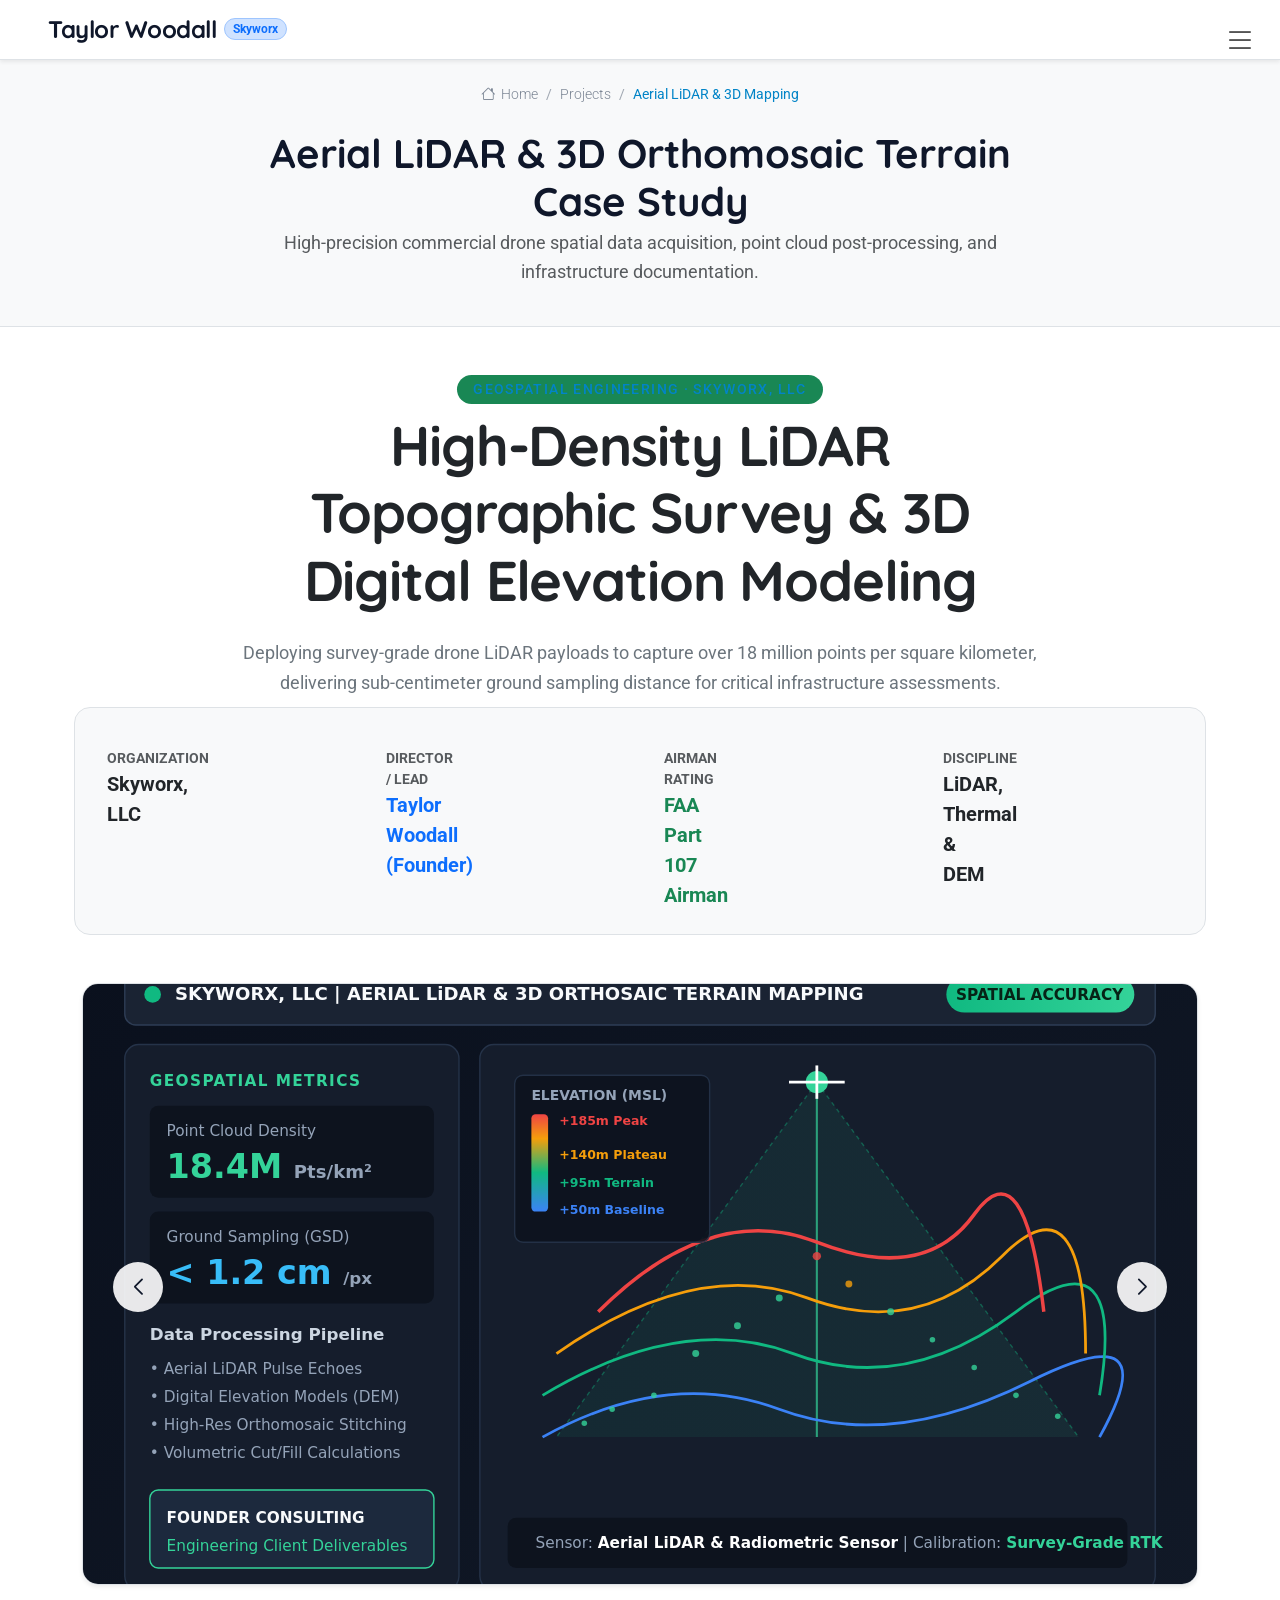
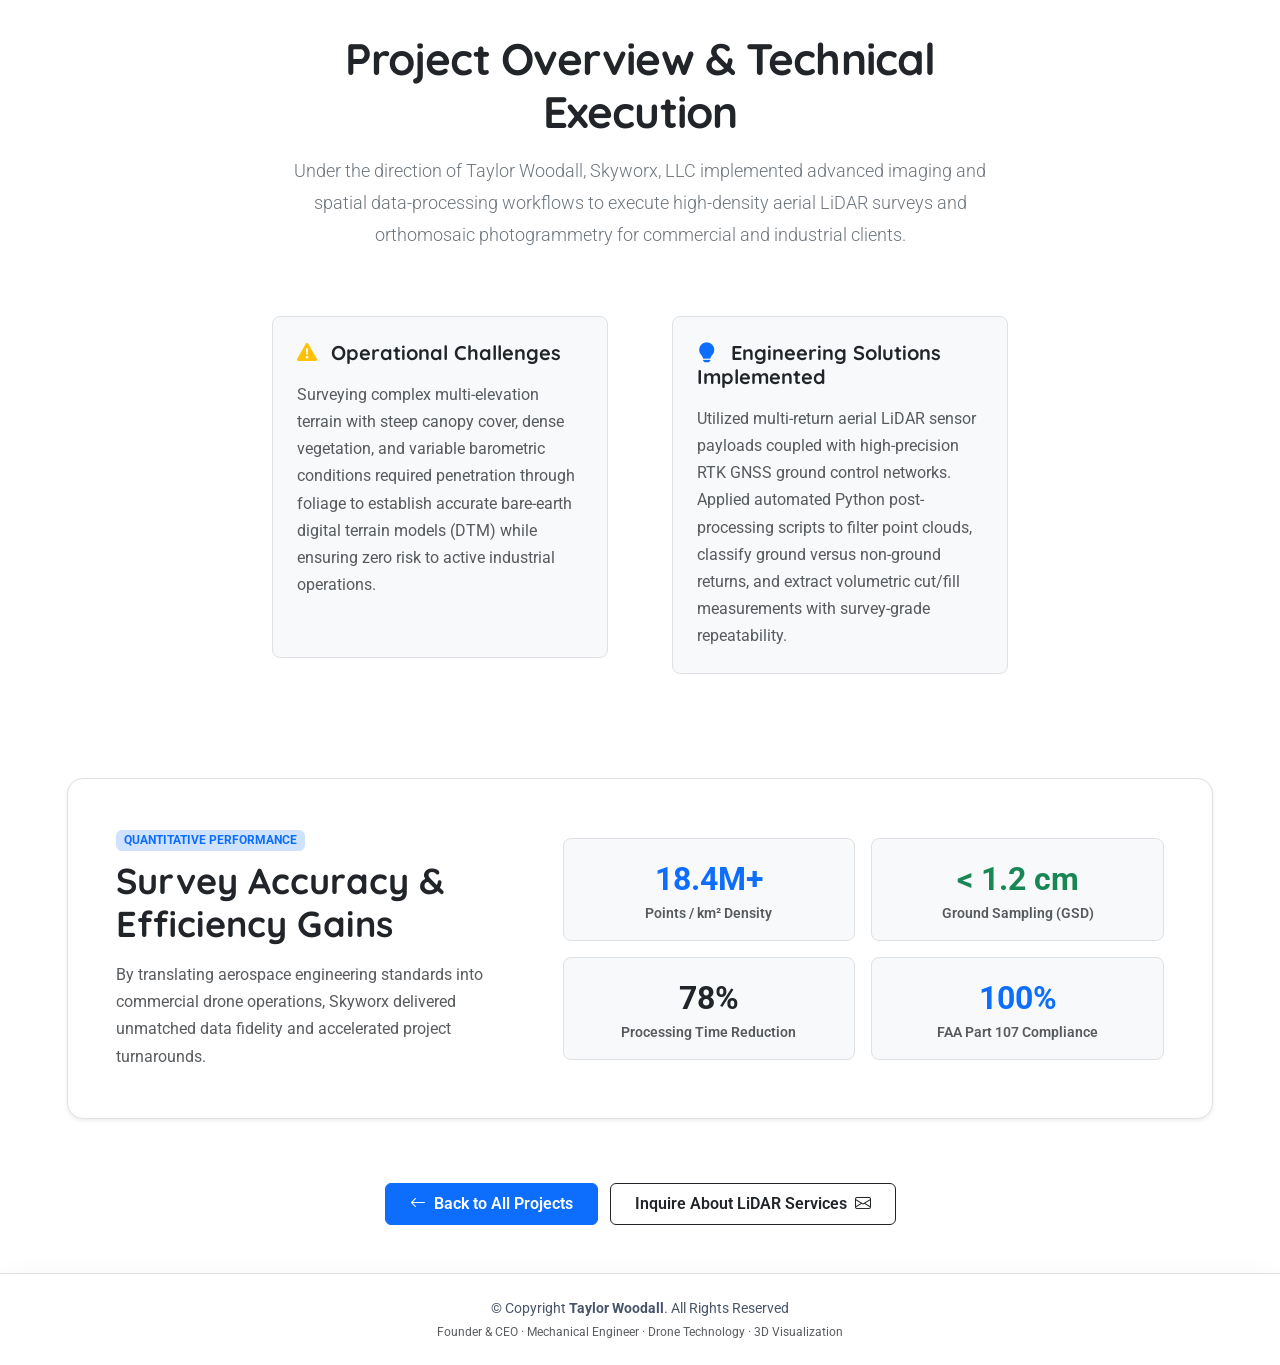
<file: portfolio-details.html>
<!DOCTYPE html>
<html lang="en">

<head>
  <meta charset="utf-8">
  <meta content="width=device-width, initial-scale=1.0" name="viewport">
  <title>Skyworx Aerial LiDAR &amp; 3D Mapping Case Study | Taylor Woodall</title>
  <meta name="description" content="Technical case study of aerial LiDAR data acquisition, 3D point cloud generation, and orthomosaic terrain mapping directed by Taylor Woodall, Founder of Skyworx, LLC.">
  <meta name="keywords" content="Taylor Woodall, Skyworx LLC, Aerial LiDAR, 3D Point Cloud, Orthomosaic Mapping, Drone Inspection, FAA Part 107">

  <!-- Favicons -->
  <link href="assets/img/favicon.png" rel="icon">
  <link href="assets/img/apple-touch-icon.png" rel="apple-touch-icon">

  <!-- Fonts -->
  <link href="https://fonts.googleapis.com" rel="preconnect">
  <link href="https://fonts.gstatic.com" rel="preconnect" crossorigin>
  <link href="https://fonts.googleapis.com/css2?family=Roboto:ital,wght@0,100;0,300;0,400;0,500;0,700;0,900;1,100;1,300;1,400;1,500;1,700;1,900&family=Raleway:ital,wght@0,100;0,200;0,300;0,400;0,500;0,600;0,700;0,800;0,900;1,100;1,200;1,300;1,400;1,500;1,600;1,700;1,800;1,900&family=Quicksand:wght@300;400;500;600;700&display=swap" rel="stylesheet">

  <!-- Vendor CSS Files -->
  <link href="assets/vendor/bootstrap/css/bootstrap.min.css" rel="stylesheet">
  <link href="assets/vendor/bootstrap-icons/bootstrap-icons.css" rel="stylesheet">
  <link href="assets/vendor/aos/aos.css" rel="stylesheet">
  <link href="assets/vendor/glightbox/css/glightbox.min.css" rel="stylesheet">
  <link href="assets/vendor/swiper/swiper-bundle.min.css" rel="stylesheet">

  <!-- Main CSS File -->
  <link href="assets/css/main.css" rel="stylesheet">
</head>

<body class="portfolio-details-page">

  <header id="header" class="header d-flex align-items-center position-relative sticky-top bg-white border-bottom shadow-sm">
    <div class="container-fluid position-relative d-flex align-items-center justify-content-between px-lg-5">

      <a href="index.html" class="logo d-flex align-items-center gap-2">
        <h1 class="sitename mb-0 fw-bold" style="letter-spacing: -0.5px; font-size: 1.5rem; color: #0f172a;">Taylor Woodall</h1>
        <span class="badge bg-primary-subtle text-primary border border-primary-subtle rounded-pill px-2 py-1 fs-8 d-none d-sm-inline-block">Skyworx</span>
      </a>

      <nav id="navmenu" class="navmenu">
        <ul>
          <li><a href="index.html#hero">Home</a></li>
          <li><a href="index.html#about">About</a></li>
          <li><a href="index.html#skills">Skills</a></li>
          <li><a href="index.html#resume">Experience</a></li>
          <li><a href="index.html#portfolio" class="active">Projects &amp; Systems</a></li>
          <li><a href="index.html#services">Services</a></li>
          <li><a href="index.html#contact">Contact</a></li>
        </ul>
        <i class="mobile-nav-toggle d-xl-none bi bi-list"></i>
      </nav>

    </div>
  </header>

  <main class="main">

    <!-- Page Title -->
    <div class="page-title py-4 bg-light border-bottom">
      <div class="container">
        <div class="breadcrumbs mb-2">
          <nav aria-label="breadcrumb">
            <ol class="breadcrumb mb-0 small">
              <li class="breadcrumb-item"><a href="index.html"><i class="bi bi-house"></i> Home</a></li>
              <li class="breadcrumb-item"><a href="index.html#portfolio">Projects</a></li>
              <li class="breadcrumb-item active current">Aerial LiDAR &amp; 3D Mapping</li>
            </ol>
          </nav>
        </div>

        <div class="title-wrapper">
          <h1 class="fw-bold mb-1">Aerial LiDAR &amp; 3D Orthomosaic Terrain Case Study</h1>
          <p class="text-muted mb-0">High-precision commercial drone spatial data acquisition, point cloud post-processing, and infrastructure documentation.</p>
        </div>
      </div>
    </div><!-- End Page Title -->

    <!-- Portfolio Details Section -->
    <section id="portfolio-details" class="portfolio-details section py-5">

      <div class="container" data-aos="fade-up" data-aos-delay="100">

        <div class="project-hero mb-5">
          <div class="hero-content mb-4" data-aos="fade-up">
            <div class="project-category badge bg-success px-3 py-2 rounded-pill mb-2">Geospatial Engineering · Skyworx, LLC</div>
            <h1 class="project-title fw-bold text-dark">High-Density LiDAR Topographic Survey &amp; 3D Digital Elevation Modeling</h1>
            <p class="project-subtitle text-secondary lead">Deploying survey-grade drone LiDAR payloads to capture over 18 million points per square kilometer, delivering sub-centimeter ground sampling distance for critical infrastructure assessments.</p>
          </div>

          <div class="project-meta-grid row g-3 p-4 bg-light rounded-4 border" data-aos="fade-up" data-aos-delay="200">
            <div class="col-6 col-md-3">
              <div class="meta-label text-muted small fw-bold text-uppercase">Organization</div>
              <div class="meta-value fw-bold text-dark fs-5">Skyworx, LLC</div>
            </div>
            <div class="col-6 col-md-3">
              <div class="meta-label text-muted small fw-bold text-uppercase">Director / Lead</div>
              <div class="meta-value fw-bold text-primary fs-5">Taylor Woodall (Founder)</div>
            </div>
            <div class="col-6 col-md-3">
              <div class="meta-label text-muted small fw-bold text-uppercase">Airman Rating</div>
              <div class="meta-value fw-bold text-success fs-5">FAA Part 107 Airman</div>
            </div>
            <div class="col-6 col-md-3">
              <div class="meta-label text-muted small fw-bold text-uppercase">Discipline</div>
              <div class="meta-value fw-bold text-dark fs-5">LiDAR, Thermal &amp; DEM</div>
            </div>
          </div>
        </div>

        <div class="visual-showcase mb-5" data-aos="zoom-in" data-aos-delay="100">
          <div class="main-visual rounded-4 overflow-hidden border shadow-sm">
            <div class="portfolio-details-slider swiper init-swiper">
              <script type="application/json" class="swiper-config">
                {
                  "loop": true,
                  "speed": 600,
                  "autoplay": {
                    "delay": 4000
                  },
                  "slidesPerView": 1,
                  "navigation": {
                    "nextEl": ".swiper-button-next",
                    "prevEl": ".swiper-button-prev"
                  }
                }
              </script>
              <div class="swiper-wrapper">
                <div class="swiper-slide">
                  <img src="assets/img/portfolio/lidar-mapping-dashboard.svg" alt="LiDAR Point Cloud and Contour Dashboard" class="img-fluid w-100" loading="lazy">
                </div>
                <div class="swiper-slide">
                  <img src="assets/img/portfolio/thermal-inspection-dashboard.svg" alt="Thermal Inspection Dashboard" class="img-fluid w-100" loading="lazy">
                </div>
                <div class="swiper-slide">
                  <img src="assets/img/portfolio/drone-shows-dashboard.svg" alt="Skyworx Drone Shows Telemetry" class="img-fluid w-100" loading="lazy">
                </div>
              </div>
              <div class="swiper-button-next"></div>
              <div class="swiper-button-prev"></div>
            </div>
          </div>
        </div>

        <div class="content-section mb-5">
          <div class="row">
            <div class="col-lg-8 offset-lg-2">
              <div class="project-overview" data-aos="fade-up">
                <h2 class="fw-bold text-dark mb-3">Project Overview &amp; Technical Execution</h2>
                <p class="overview-text text-secondary lead">Under the direction of Taylor Woodall, Skyworx, LLC implemented advanced imaging and spatial data-processing workflows to execute high-density aerial LiDAR surveys and orthomosaic photogrammetry for commercial and industrial clients.</p>

                <div class="challenge-solution my-4">
                  <div class="challenge-block p-4 bg-light rounded-3 border mb-3" data-aos="fade-up" data-aos-delay="100">
                    <h3 class="fw-bold fs-5 text-dark"><i class="bi bi-exclamation-triangle-fill text-warning me-2"></i> Operational Challenges</h3>
                    <p class="text-muted mb-0">Surveying complex multi-elevation terrain with steep canopy cover, dense vegetation, and variable barometric conditions required penetration through foliage to establish accurate bare-earth digital terrain models (DTM) while ensuring zero risk to active industrial operations.</p>
                  </div>

                  <div class="solution-block p-4 bg-light rounded-3 border" data-aos="fade-up" data-aos-delay="200">
                    <h3 class="fw-bold fs-5 text-dark"><i class="bi bi-lightbulb-fill text-primary me-2"></i> Engineering Solutions Implemented</h3>
                    <p class="text-muted mb-0">Utilized multi-return aerial LiDAR sensor payloads coupled with high-precision RTK GNSS ground control networks. Applied automated Python post-processing scripts to filter point clouds, classify ground versus non-ground returns, and extract volumetric cut/fill measurements with survey-grade repeatability.</p>
                  </div>
                </div>
              </div>
            </div>
          </div>
        </div>

        <div class="metrics-showcase p-4 p-md-5 bg-white rounded-4 border shadow-sm mb-5" data-aos="fade-up" data-aos-delay="100">
          <div class="row align-items-center gy-4">
            <div class="col-lg-5">
              <div class="metrics-content">
                <span class="badge bg-primary-subtle text-primary fw-bold text-uppercase mb-2">Quantitative Performance</span>
                <h3 class="fw-bold text-dark">Survey Accuracy &amp; Efficiency Gains</h3>
                <p class="text-muted mb-0">By translating aerospace engineering standards into commercial drone operations, Skyworx delivered unmatched data fidelity and accelerated project turnarounds.</p>
              </div>
            </div>
            <div class="col-lg-7">
              <div class="row g-3">
                <div class="col-6" data-aos="fade-up" data-aos-delay="200">
                  <div class="p-3 bg-light rounded-3 border text-center">
                    <div class="metric-number fs-2 fw-bold text-primary">18.4M+</div>
                    <div class="metric-label text-muted small fw-semibold">Points / km² Density</div>
                  </div>
                </div>
                <div class="col-6" data-aos="fade-up" data-aos-delay="250">
                  <div class="p-3 bg-light rounded-3 border text-center">
                    <div class="metric-number fs-2 fw-bold text-success">&lt; 1.2 cm</div>
                    <div class="metric-label text-muted small fw-semibold">Ground Sampling (GSD)</div>
                  </div>
                </div>
                <div class="col-6" data-aos="fade-up" data-aos-delay="300">
                  <div class="p-3 bg-light rounded-3 border text-center">
                    <div class="metric-number fs-2 fw-bold text-dark">78%</div>
                    <div class="metric-label text-muted small fw-semibold">Processing Time Reduction</div>
                  </div>
                </div>
                <div class="col-6" data-aos="fade-up" data-aos-delay="350">
                  <div class="p-3 bg-light rounded-3 border text-center">
                    <div class="metric-number fs-2 fw-bold text-primary">100%</div>
                    <div class="metric-label text-muted small fw-semibold">FAA Part 107 Compliance</div>
                  </div>
                </div>
              </div>
            </div>
          </div>
        </div>

        <div class="text-center pt-3">
          <a href="index.html#portfolio" class="btn btn-primary px-4 py-2 fw-semibold me-2">
            <i class="bi bi-arrow-left me-1"></i> Back to All Projects
          </a>
          <a href="index.html#contact" class="btn btn-outline-dark px-4 py-2 fw-semibold">
            Inquire About LiDAR Services <i class="bi bi-envelope ms-1"></i>
          </a>
        </div>

      </div>

    </section><!-- /Portfolio Details Section -->

  </main>

  <footer id="footer" class="footer border-top py-4 bg-white">
    <div class="container text-center">
      <p class="mb-1">© Copyright <strong class="sitename">Taylor Woodall</strong>. All Rights Reserved</p>
      <div class="text-muted small">Founder &amp; CEO · Mechanical Engineer · Drone Technology · 3D Visualization</div>
    </div>
  </footer>

  <!-- Scroll Top -->
  <a href="#" id="scroll-top" class="scroll-top d-flex align-items-center justify-content-center"><i class="bi bi-arrow-up-short"></i></a>

  <!-- Vendor JS Files -->
  <script src="assets/vendor/bootstrap/js/bootstrap.bundle.min.js"></script>
  <script src="assets/vendor/aos/aos.js"></script>
  <script src="assets/vendor/swiper/swiper-bundle.min.js"></script>
  <script src="assets/js/main.js"></script>

</body>

</html>
</file>
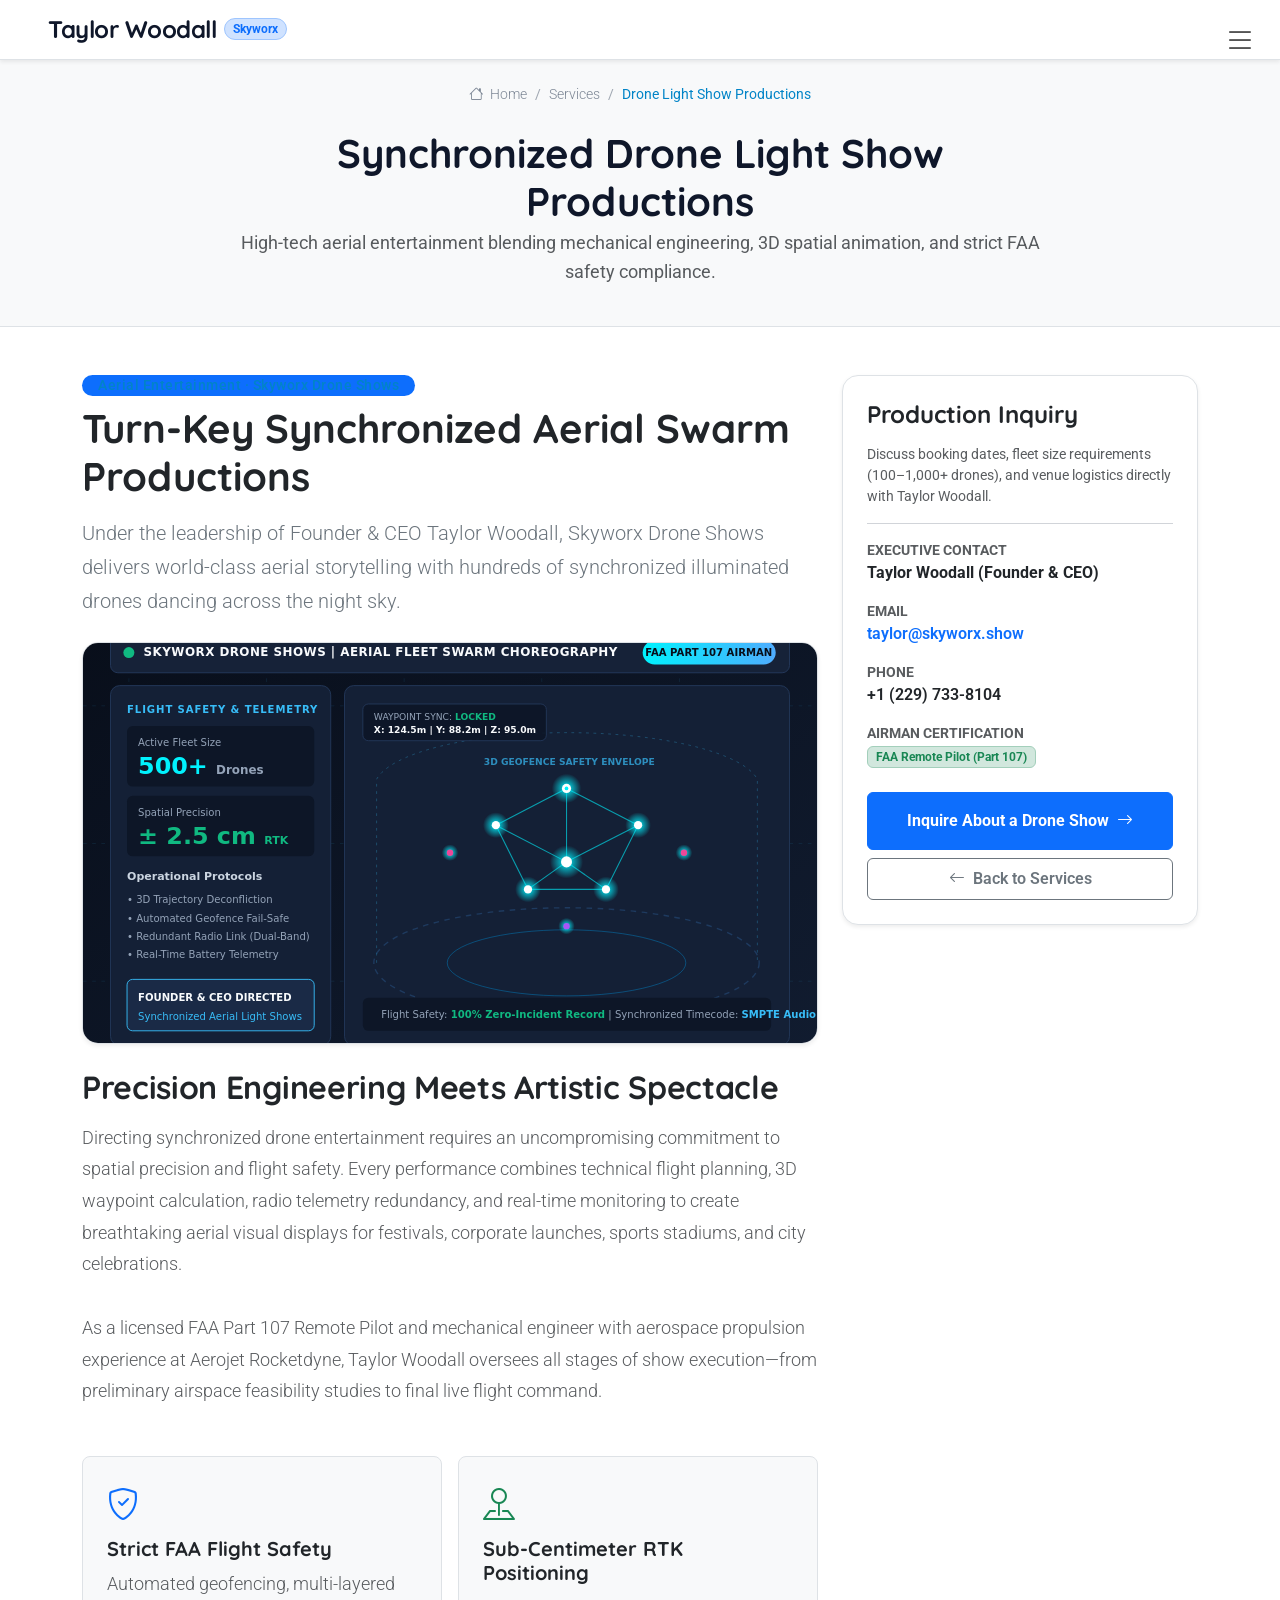
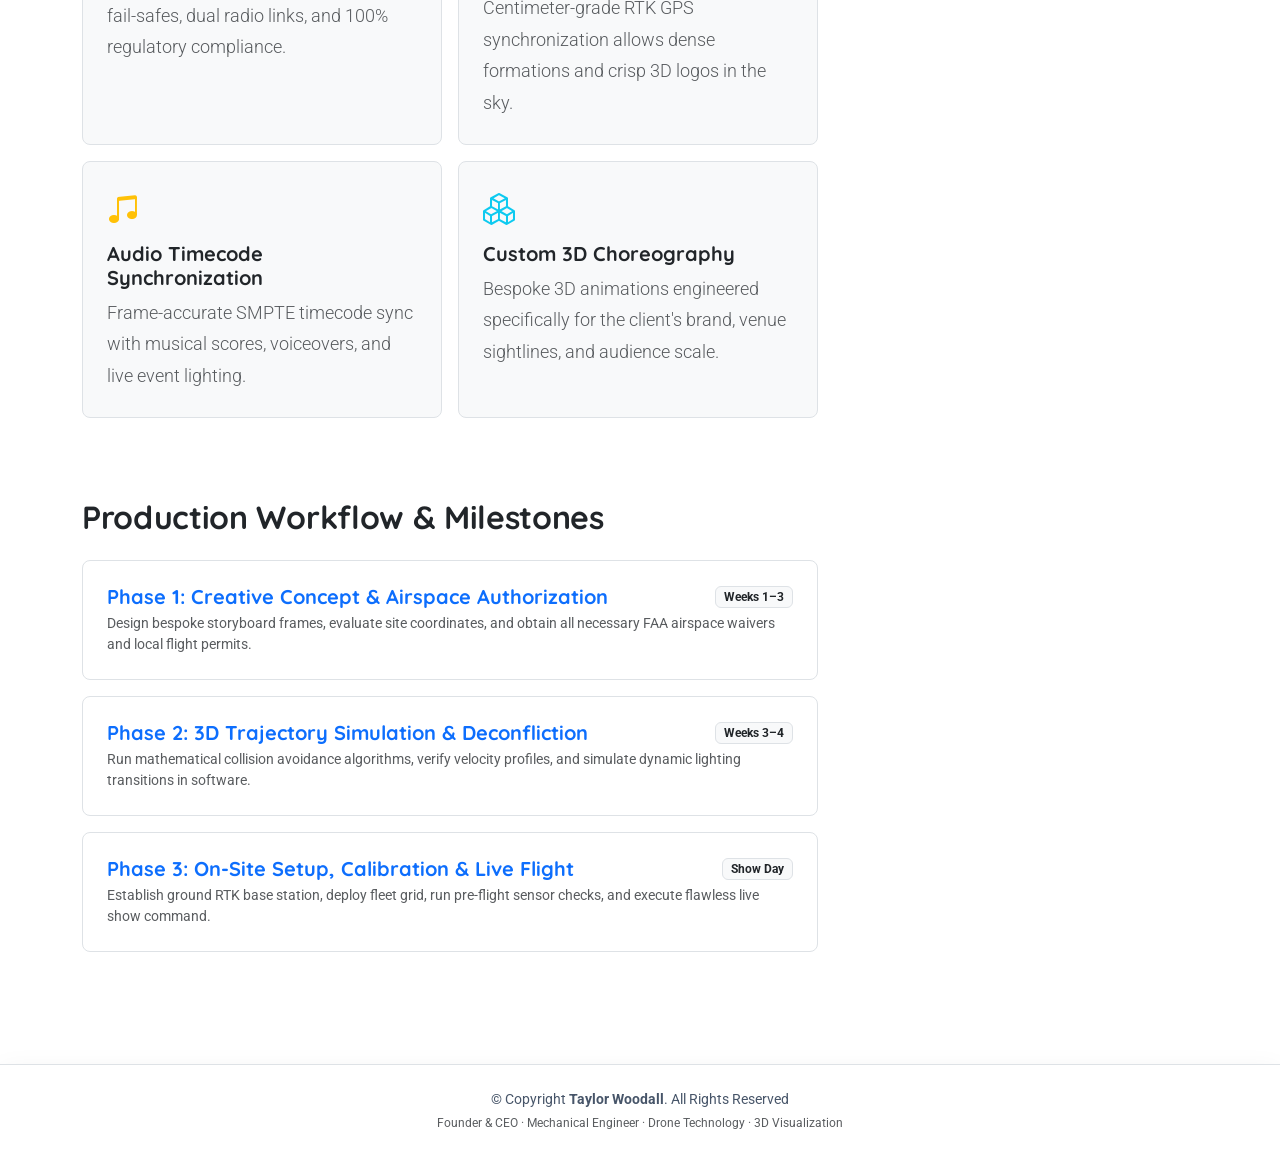
<file: service-details.html>
<!DOCTYPE html>
<html lang="en">

<head>
  <meta charset="utf-8">
  <meta content="width=device-width, initial-scale=1.0" name="viewport">
  <title>Drone Light Show Productions | Taylor Woodall - Skyworx</title>
  <meta name="description" content="Custom synchronized aerial drone light shows, 3D fleet choreography, and technical flight safety directed by Taylor Woodall, Founder &amp; CEO of Skyworx Drone Shows.">
  <meta name="keywords" content="Taylor Woodall, Skyworx Drone Shows, Drone Light Shows, Aerial Entertainment, Drone Swarm, FAA Part 107">

  <!-- Favicons -->
  <link href="assets/img/favicon.png" rel="icon">
  <link href="assets/img/apple-touch-icon.png" rel="apple-touch-icon">

  <!-- Fonts -->
  <link href="https://fonts.googleapis.com" rel="preconnect">
  <link href="https://fonts.gstatic.com" rel="preconnect" crossorigin>
  <link href="https://fonts.googleapis.com/css2?family=Roboto:ital,wght@0,100;0,300;0,400;0,500;0,700;0,900;1,100;1,300;1,400;1,500;1,700;1,900&family=Raleway:ital,wght@0,100;0,200;0,300;0,400;0,500;0,600;0,700;0,800;0,900;1,100;1,200;1,300;1,400;1,500;1,600;1,700;1,800;1,900&family=Quicksand:wght@300;400;500;600;700&display=swap" rel="stylesheet">

  <!-- Vendor CSS Files -->
  <link href="assets/vendor/bootstrap/css/bootstrap.min.css" rel="stylesheet">
  <link href="assets/vendor/bootstrap-icons/bootstrap-icons.css" rel="stylesheet">
  <link href="assets/vendor/aos/aos.css" rel="stylesheet">
  <link href="assets/vendor/glightbox/css/glightbox.min.css" rel="stylesheet">
  <link href="assets/vendor/swiper/swiper-bundle.min.css" rel="stylesheet">

  <!-- Main CSS File -->
  <link href="assets/css/main.css" rel="stylesheet">
</head>

<body class="service-details-page">

  <header id="header" class="header d-flex align-items-center position-relative sticky-top bg-white border-bottom shadow-sm">
    <div class="container-fluid position-relative d-flex align-items-center justify-content-between px-lg-5">

      <a href="index.html" class="logo d-flex align-items-center gap-2">
        <h1 class="sitename mb-0 fw-bold" style="letter-spacing: -0.5px; font-size: 1.5rem; color: #0f172a;">Taylor Woodall</h1>
        <span class="badge bg-primary-subtle text-primary border border-primary-subtle rounded-pill px-2 py-1 fs-8 d-none d-sm-inline-block">Skyworx</span>
      </a>

      <nav id="navmenu" class="navmenu">
        <ul>
          <li><a href="index.html#hero">Home</a></li>
          <li><a href="index.html#about">About</a></li>
          <li><a href="index.html#skills">Skills</a></li>
          <li><a href="index.html#resume">Experience</a></li>
          <li><a href="index.html#portfolio">Projects &amp; Systems</a></li>
          <li><a href="index.html#services" class="active">Services</a></li>
          <li><a href="index.html#contact">Contact</a></li>
        </ul>
        <i class="mobile-nav-toggle d-xl-none bi bi-list"></i>
      </nav>

    </div>
  </header>

  <main class="main">

    <!-- Page Title -->
    <div class="page-title py-4 bg-light border-bottom">
      <div class="container">
        <div class="breadcrumbs mb-2">
          <nav aria-label="breadcrumb">
            <ol class="breadcrumb mb-0 small">
              <li class="breadcrumb-item"><a href="index.html"><i class="bi bi-house"></i> Home</a></li>
              <li class="breadcrumb-item"><a href="index.html#services">Services</a></li>
              <li class="breadcrumb-item active current">Drone Light Show Productions</li>
            </ol>
          </nav>
        </div>

        <div class="title-wrapper">
          <h1 class="fw-bold mb-1">Synchronized Drone Light Show Productions</h1>
          <p class="text-muted mb-0">High-tech aerial entertainment blending mechanical engineering, 3D spatial animation, and strict FAA safety compliance.</p>
        </div>
      </div>
    </div><!-- End Page Title -->

    <!-- Service Details Section -->
    <section id="service-details" class="service-details section py-5">

      <div class="container" data-aos="fade-up" data-aos-delay="100">

        <div class="row gy-5">

          <!-- Main Content Area -->
          <div class="col-lg-8">

            <!-- Hero Service Introduction -->
            <div class="service-hero mb-4" data-aos="fade-up" data-aos-delay="100">
              <div class="service-meta mb-2">
                <span class="service-category badge bg-primary px-3 py-1 rounded-pill">Aerial Entertainment · Skyworx Drone Shows</span>
              </div>
              <h2 class="fw-bold text-dark display-6 mb-3">Turn-Key Synchronized Aerial Swarm Productions</h2>
              <p class="service-description lead text-secondary">Under the leadership of Founder &amp; CEO Taylor Woodall, Skyworx Drone Shows delivers world-class aerial storytelling with hundreds of synchronized illuminated drones dancing across the night sky.</p>
            </div>

            <!-- Service Visual -->
            <div class="service-visual rounded-4 overflow-hidden border shadow-sm mb-4" data-aos="zoom-in" data-aos-delay="200">
              <img src="assets/img/portfolio/drone-shows-dashboard.svg" alt="Drone Show Fleet Choreography Telemetry" class="img-fluid w-100">
            </div>

            <!-- Service Content -->
            <div class="service-narrative" data-aos="fade-up" data-aos-delay="300">
              <h3 class="fw-bold text-dark mb-3">Precision Engineering Meets Artistic Spectacle</h3>
              <p class="text-muted">Directing synchronized drone entertainment requires an uncompromising commitment to spatial precision and flight safety. Every performance combines technical flight planning, 3D waypoint calculation, radio telemetry redundancy, and real-time monitoring to create breathtaking aerial visual displays for festivals, corporate launches, sports stadiums, and city celebrations.</p>

              <p class="text-muted">As a licensed FAA Part 107 Remote Pilot and mechanical engineer with aerospace propulsion experience at Aerojet Rocketdyne, Taylor Woodall oversees all stages of show execution—from preliminary airspace feasibility studies to final live flight command.</p>

              <!-- Key Benefits Grid -->
              <div class="row g-3 my-4">
                <div class="col-md-6" data-aos="fade-up" data-aos-delay="350">
                  <div class="p-4 bg-light rounded-3 border h-100">
                    <div class="fs-2 text-primary mb-2"><i class="bi bi-shield-check"></i></div>
                    <h4 class="fs-5 fw-bold text-dark">Strict FAA Flight Safety</h4>
                    <p class="text-muted small mb-0">Automated geofencing, multi-layered fail-safes, dual radio links, and 100% regulatory compliance.</p>
                  </div>
                </div>

                <div class="col-md-6" data-aos="fade-up" data-aos-delay="400">
                  <div class="p-4 bg-light rounded-3 border h-100">
                    <div class="fs-2 text-success mb-2"><i class="bi bi-pin-map"></i></div>
                    <h4 class="fs-5 fw-bold text-dark">Sub-Centimeter RTK Positioning</h4>
                    <p class="text-muted small mb-0">Centimeter-grade RTK GPS synchronization allows dense formations and crisp 3D logos in the sky.</p>
                  </div>
                </div>

                <div class="col-md-6" data-aos="fade-up" data-aos-delay="450">
                  <div class="p-4 bg-light rounded-3 border h-100">
                    <div class="fs-2 text-warning mb-2"><i class="bi bi-music-note-beamed"></i></div>
                    <h4 class="fs-5 fw-bold text-dark">Audio Timecode Synchronization</h4>
                    <p class="text-muted small mb-0">Frame-accurate SMPTE timecode sync with musical scores, voiceovers, and live event lighting.</p>
                  </div>
                </div>

                <div class="col-md-6" data-aos="fade-up" data-aos-delay="500">
                  <div class="p-4 bg-light rounded-3 border h-100">
                    <div class="fs-2 text-info mb-2"><i class="bi bi-boxes"></i></div>
                    <h4 class="fs-5 fw-bold text-dark">Custom 3D Choreography</h4>
                    <p class="text-muted small mb-0">Bespoke 3D animations engineered specifically for the client's brand, venue sightlines, and audience scale.</p>
                  </div>
                </div>
              </div>

            </div>

            <!-- Implementation Process -->
            <div class="timeline-section mt-5" data-aos="fade-up" data-aos-delay="550">
              <h3 class="fw-bold text-dark mb-4">Production Workflow &amp; Milestones</h3>
              <div class="list-group">
                <div class="list-group-item p-4 rounded-3 border mb-3">
                  <div class="d-flex w-100 justify-content-between align-items-center mb-1">
                    <h5 class="fw-bold text-primary mb-0">Phase 1: Creative Concept &amp; Airspace Authorization</h5>
                    <span class="badge bg-light text-dark border">Weeks 1–3</span>
                  </div>
                  <p class="mb-0 text-muted small">Design bespoke storyboard frames, evaluate site coordinates, and obtain all necessary FAA airspace waivers and local flight permits.</p>
                </div>

                <div class="list-group-item p-4 rounded-3 border mb-3">
                  <div class="d-flex w-100 justify-content-between align-items-center mb-1">
                    <h5 class="fw-bold text-primary mb-0">Phase 2: 3D Trajectory Simulation &amp; Deconfliction</h5>
                    <span class="badge bg-light text-dark border">Weeks 3–4</span>
                  </div>
                  <p class="mb-0 text-muted small">Run mathematical collision avoidance algorithms, verify velocity profiles, and simulate dynamic lighting transitions in software.</p>
                </div>

                <div class="list-group-item p-4 rounded-3 border">
                  <div class="d-flex w-100 justify-content-between align-items-center mb-1">
                    <h5 class="fw-bold text-primary mb-0">Phase 3: On-Site Setup, Calibration &amp; Live Flight</h5>
                    <span class="badge bg-light text-dark border">Show Day</span>
                  </div>
                  <p class="mb-0 text-muted small">Establish ground RTK base station, deploy fleet grid, run pre-flight sensor checks, and execute flawless live show command.</p>
                </div>
              </div>
            </div>

          </div>

          <!-- Sidebar Information Area -->
          <div class="col-lg-4">
            <div class="sidebar p-4 bg-white rounded-4 border shadow-sm sticky-top" style="top: 100px;">
              <h4 class="fw-bold text-dark mb-3">Production Inquiry</h4>
              <p class="text-muted small">Discuss booking dates, fleet size requirements (100–1,000+ drones), and venue logistics directly with Taylor Woodall.</p>

              <hr>

              <div class="mb-3">
                <span class="text-muted small text-uppercase fw-bold d-block">Executive Contact</span>
                <span class="fw-bold text-dark">Taylor Woodall (Founder &amp; CEO)</span>
              </div>

              <div class="mb-3">
                <span class="text-muted small text-uppercase fw-bold d-block">Email</span>
                <a href="mailto:taylor@skyworx.show" class="fw-semibold text-primary">taylor@skyworx.show</a>
              </div>

              <div class="mb-3">
                <span class="text-muted small text-uppercase fw-bold d-block">Phone</span>
                <a href="tel:+12297338104" class="fw-semibold text-dark">+1 (229) 733-8104</a>
              </div>

              <div class="mb-4">
                <span class="text-muted small text-uppercase fw-bold d-block">Airman Certification</span>
                <span class="badge bg-success-subtle text-success border border-success-subtle px-2 py-1">FAA Remote Pilot (Part 107)</span>
              </div>

              <a href="index.html#contact" class="btn btn-primary w-100 py-3 fw-bold mb-2">
                Inquire About a Drone Show <i class="bi bi-arrow-right ms-1"></i>
              </a>

              <a href="index.html#services" class="btn btn-outline-secondary w-100 py-2 fw-semibold">
                <i class="bi bi-arrow-left me-1"></i> Back to Services
              </a>
            </div>
          </div>

        </div>

      </div>

    </section><!-- /Service Details Section -->

  </main>

  <footer id="footer" class="footer border-top py-4 bg-white">
    <div class="container text-center">
      <p class="mb-1">© Copyright <strong class="sitename">Taylor Woodall</strong>. All Rights Reserved</p>
      <div class="text-muted small">Founder &amp; CEO · Mechanical Engineer · Drone Technology · 3D Visualization</div>
    </div>
  </footer>

  <!-- Scroll Top -->
  <a href="#" id="scroll-top" class="scroll-top d-flex align-items-center justify-content-center"><i class="bi bi-arrow-up-short"></i></a>

  <!-- Vendor JS Files -->
  <script src="assets/vendor/bootstrap/js/bootstrap.bundle.min.js"></script>
  <script src="assets/vendor/aos/aos.js"></script>
  <script src="assets/js/main.js"></script>

</body>

</html>
</file>
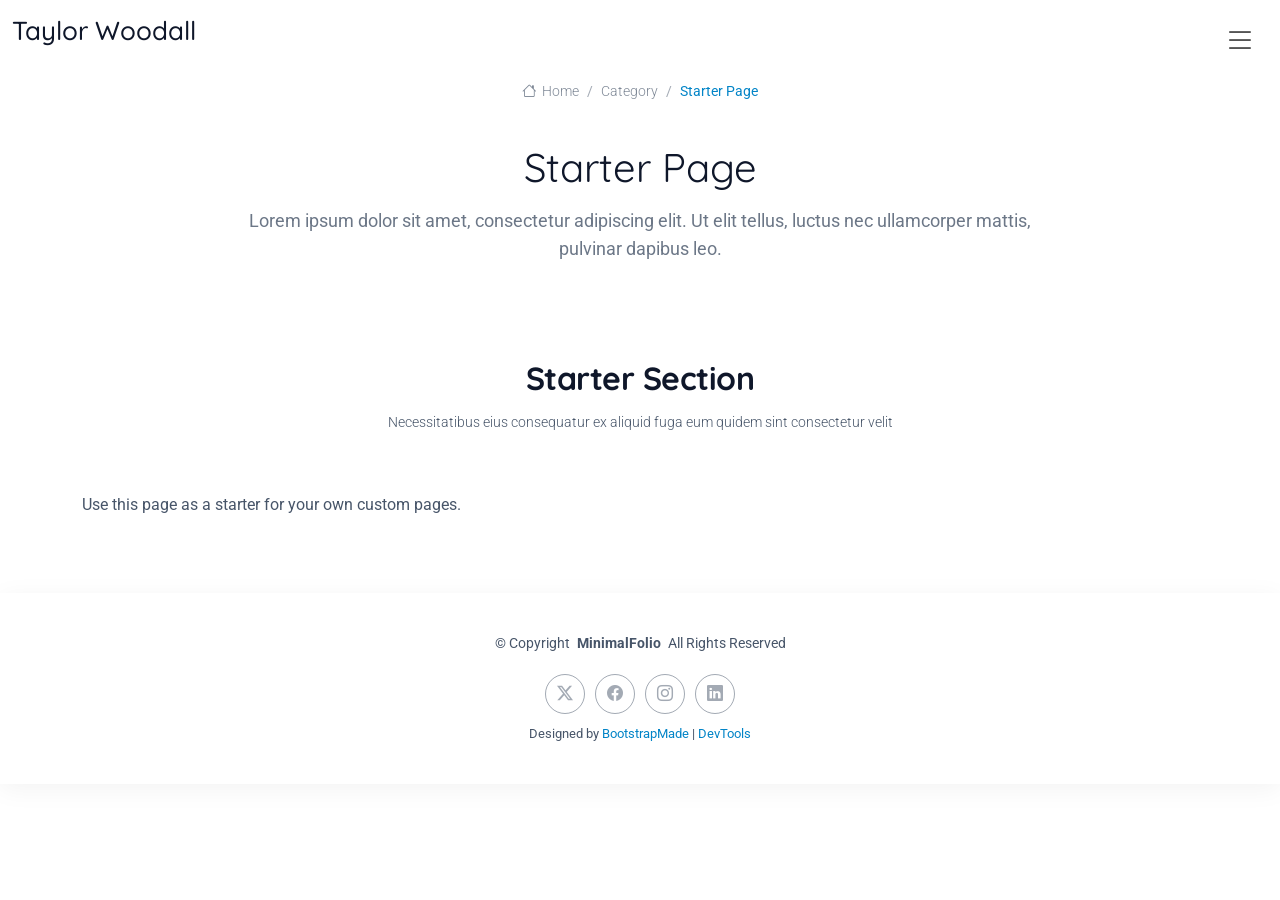
<file: starter-page.html>
<!DOCTYPE html>
<html lang="en">

<head>
  <meta charset="utf-8">
  <meta content="width=device-width, initial-scale=1.0" name="viewport">
  <title>Starter Page - MinimalFolio Bootstrap Template</title>
  <meta name="description" content="">
  <meta name="keywords" content="">

  <!-- Favicons -->
  <link href="assets/img/favicon.png" rel="icon">
  <link href="assets/img/apple-touch-icon.png" rel="apple-touch-icon">

  <!-- Fonts -->
  <link href="https://fonts.googleapis.com" rel="preconnect">
  <link href="https://fonts.gstatic.com" rel="preconnect" crossorigin>
  <link href="https://fonts.googleapis.com/css2?family=Roboto:ital,wght@0,100;0,300;0,400;0,500;0,700;0,900;1,100;1,300;1,400;1,500;1,700;1,900&family=Raleway:ital,wght@0,100;0,200;0,300;0,400;0,500;0,600;0,700;0,800;0,900;1,100;1,200;1,300;1,400;1,500;1,600;1,700;1,800;1,900&family=Quicksand:wght@300;400;500;600;700&display=swap" rel="stylesheet">

  <!-- Vendor CSS Files -->
  <link href="assets/vendor/bootstrap/css/bootstrap.min.css" rel="stylesheet">
  <link href="assets/vendor/bootstrap-icons/bootstrap-icons.css" rel="stylesheet">
  <link href="assets/vendor/aos/aos.css" rel="stylesheet">
  <link href="assets/vendor/glightbox/css/glightbox.min.css" rel="stylesheet">
  <link href="assets/vendor/swiper/swiper-bundle.min.css" rel="stylesheet">

  <!-- Main CSS File -->
  <link href="assets/css/main.css" rel="stylesheet">

  <!-- =======================================================
  * Template Name: MinimalFolio
  * Template URL: https://bootstrapmade.com/minimalfolio-bootstrap-portfolio-template/
  * Updated: Aug 05 2025 with Bootstrap v5.3.7
  * Author: BootstrapMade.com
  * License: https://bootstrapmade.com/license/
  ======================================================== -->
</head>

<body class="starter-page-page">

  <header id="header" class="header d-flex align-items-center position-relative">
    <div class="container-fluid position-relative d-flex align-items-center justify-content-between">

      <a href="index.html" class="logo d-flex align-items-center">
        <!-- Uncomment the line below if you also wish to use an image logo -->
        <!-- <img src="assets/img/logo.webp" alt=""> -->
        <h1 class="sitename">Taylor Woodall</h1>
      </a>

      <nav id="navmenu" class="navmenu">
        <ul>
          <li><a href="#hero">Home</a></li>
          <li><a href="#about">About</a></li>
          <li><a href="#resume">Resume</a></li>
          <li><a href="#portfolio">Portfolio</a></li>
          <li><a href="#services">Services</a></li>
          <li class="dropdown"><a href="#"><span>Dropdown</span> <i class="bi bi-chevron-down toggle-dropdown"></i></a>
            <ul>
              <li><a href="#">Dropdown 1</a></li>
              <li class="dropdown"><a href="#"><span>Deep Dropdown</span> <i class="bi bi-chevron-down toggle-dropdown"></i></a>
                <ul>
                  <li><a href="#">Deep Dropdown 1</a></li>
                  <li><a href="#">Deep Dropdown 2</a></li>
                  <li><a href="#">Deep Dropdown 3</a></li>
                  <li><a href="#">Deep Dropdown 4</a></li>
                  <li><a href="#">Deep Dropdown 5</a></li>
                </ul>
              </li>
              <li><a href="#">Dropdown 2</a></li>
              <li><a href="#">Dropdown 3</a></li>
              <li><a href="#">Dropdown 4</a></li>
            </ul>
          </li>
          <li><a href="#contact">Contact</a></li>
        </ul>
        <i class="mobile-nav-toggle d-xl-none bi bi-list"></i>
      </nav>

    </div>
  </header>

  <main class="main">

    <!-- Page Title -->
    <div class="page-title">
      <div class="breadcrumbs">
        <nav aria-label="breadcrumb">
          <ol class="breadcrumb">
            <li class="breadcrumb-item"><a href="#"><i class="bi bi-house"></i> Home</a></li>
            <li class="breadcrumb-item"><a href="#">Category</a></li>
            <li class="breadcrumb-item active current">Starter Page</li>
          </ol>
        </nav>
      </div>

      <div class="title-wrapper">
        <h1>Starter Page</h1>
        <p>Lorem ipsum dolor sit amet, consectetur adipiscing elit. Ut elit tellus, luctus nec ullamcorper mattis, pulvinar dapibus leo.</p>
      </div>
    </div><!-- End Page Title -->

    <!-- Starter Section Section -->
    <section id="starter-section" class="starter-section section">

      <!-- Section Title -->
      <div class="container section-title" data-aos="fade-up">
        <h2>Starter Section</h2>
        <p>Necessitatibus eius consequatur ex aliquid fuga eum quidem sint consectetur velit</p>
      </div><!-- End Section Title -->

      <div class="container" data-aos="fade-up">
        <p>Use this page as a starter for your own custom pages.</p>
      </div>

    </section><!-- /Starter Section Section -->

  </main>

  <footer id="footer" class="footer">

    <div class="container">
      <div class="copyright text-center ">
        <p>© <span>Copyright</span> <strong class="px-1 sitename">MinimalFolio</strong> <span>All Rights Reserved</span></p>
      </div>
      <div class="social-links d-flex justify-content-center">
        <a href=""><i class="bi bi-twitter-x"></i></a>
        <a href=""><i class="bi bi-facebook"></i></a>
        <a href=""><i class="bi bi-instagram"></i></a>
        <a href=""><i class="bi bi-linkedin"></i></a>
      </div>
      <div class="credits">
        <!-- All the links in the footer should remain intact. -->
        <!-- You can delete the links only if you've purchased the pro version. -->
        <!-- Licensing information: https://bootstrapmade.com/license/ -->
        <!-- Purchase the pro version with working PHP/AJAX contact form: [buy-url] -->
        Designed by <a href="https://bootstrapmade.com/">BootstrapMade</a> | <a href="https://bootstrapmade.com/tools/">DevTools</a>
      </div>
    </div>

  </footer>

  <!-- Scroll Top -->
  <a href="#" id="scroll-top" class="scroll-top d-flex align-items-center justify-content-center"><i class="bi bi-arrow-up-short"></i></a>

  <!-- Preloader -->
  <div id="preloader">
    <div></div>
    <div></div>
    <div></div>
    <div></div>
  </div>

  <!-- Vendor JS Files -->
  <script src="assets/vendor/bootstrap/js/bootstrap.bundle.min.js"></script>
  <script src="assets/vendor/php-email-form/validate.js"></script>
  <script src="assets/vendor/aos/aos.js"></script>
  <script src="assets/vendor/typed.js/typed.umd.js"></script>
  <script src="assets/vendor/waypoints/noframework.waypoints.js"></script>
  <script src="assets/vendor/imagesloaded/imagesloaded.pkgd.min.js"></script>
  <script src="assets/vendor/isotope-layout/isotope.pkgd.min.js"></script>
  <script src="assets/vendor/glightbox/js/glightbox.min.js"></script>
  <script src="assets/vendor/swiper/swiper-bundle.min.js"></script>

  <!-- Main JS File -->
  <script src="assets/js/main.js"></script>

</body>

</html>
</file>
<file: assets/css/main.css>
/**
* Template Name: MinimalFolio
* Template URL: https://bootstrapmade.com/minimalfolio-bootstrap-portfolio-template/
* Updated: Aug 05 2025 with Bootstrap v5.3.7
* Author: BootstrapMade.com
* License: https://bootstrapmade.com/license/
*/

/*--------------------------------------------------------------
# Font & Color Variables
# Help: https://bootstrapmade.com/color-system/
--------------------------------------------------------------*/
/* Fonts */
:root {
  --default-font: "Roboto",  system-ui, -apple-system, "Segoe UI", Roboto, "Helvetica Neue", Arial, "Noto Sans", "Liberation Sans", sans-serif, "Apple Color Emoji", "Segoe UI Emoji", "Segoe UI Symbol", "Noto Color Emoji";
  --heading-font: "Quicksand",  sans-serif;
  --nav-font: "Raleway",  sans-serif;
}

/* Global Colors - Aerospace High-Tech Palette */
:root { 
  --background-color: #ffffff;
  --default-color: #475569;
  --heading-color: #0f172a;
  --accent-color: #0284c7;
  --surface-color: #ffffff;
  --contrast-color: #ffffff;
}

/* Nav Menu Colors - The following color variables are used specifically for the navigation menu. They are separate from the global colors to allow for more customization options */
:root {
  --nav-color: #555555;  /* The default color of the main navmenu links */
  --nav-hover-color: #000000; /* Applied to main navmenu links when they are hovered over or active */
  --nav-mobile-background-color: #fafafa; /* Used as the background color for mobile navigation menu */
  --nav-dropdown-background-color: #ffffff; /* Used as the background color for dropdown items that appear when hovering over primary navigation items */
  --nav-dropdown-color: #8f8f8f; /* Used for navigation links of the dropdown items in the navigation menu. */
  --nav-dropdown-hover-color: #000000; /* Similar to --nav-hover-color, this color is applied to dropdown navigation links when they are hovered over. */
}

/* Color Presets - These classes override global colors when applied to any section or element, providing reuse of the sam color scheme. */

.light-background {
  --background-color: #fafafa;
  --surface-color: #ffffff;
}

.dark-background {
  --background-color: #060606;
  --default-color: #ffffff;
  --heading-color: #ffffff;
  --surface-color: #252525;
  --contrast-color: #ffffff;
}

/* Smooth scroll */
:root {
  scroll-behavior: smooth;
}

/*--------------------------------------------------------------
# General Styling & Shared Classes
--------------------------------------------------------------*/
body {
  color: var(--default-color);
  background-color: var(--background-color);
  font-family: var(--default-font);
}

a {
  color: var(--accent-color);
  text-decoration: none;
  transition: 0.3s;
}

a:hover {
  color: color-mix(in srgb, var(--accent-color), transparent 25%);
  text-decoration: none;
}

h1,
h2,
h3,
h4,
h5,
h6 {
  color: var(--heading-color);
  font-family: var(--heading-font);
}

/* PHP Email Form Messages
------------------------------*/
.php-email-form .error-message {
  display: none;
  background: #df1529;
  color: #ffffff;
  text-align: left;
  padding: 15px;
  margin-bottom: 24px;
  font-weight: 600;
}

.php-email-form .sent-message {
  display: none;
  color: #ffffff;
  background: #059652;
  text-align: center;
  padding: 15px;
  margin-bottom: 24px;
  font-weight: 600;
}

.php-email-form .loading {
  display: none;
  background: var(--surface-color);
  text-align: center;
  padding: 15px;
  margin-bottom: 24px;
}

.php-email-form .loading:before {
  content: "";
  display: inline-block;
  border-radius: 50%;
  width: 24px;
  height: 24px;
  margin: 0 10px -6px 0;
  border: 3px solid var(--accent-color);
  border-top-color: var(--surface-color);
  animation: php-email-form-loading 1s linear infinite;
}

@keyframes php-email-form-loading {
  0% {
    transform: rotate(0deg);
  }

  100% {
    transform: rotate(360deg);
  }
}

/*--------------------------------------------------------------
# Global Header
--------------------------------------------------------------*/
.header {
  --background-color: rgba(255, 255, 255, 0);
  color: var(--default-color);
  background-color: var(--background-color);
  padding: 15px 0;
  transition: all 0.5s;
  z-index: 997;
}

.header .logo {
  line-height: 1;
}

.header .logo img {
  max-height: 32px;
  margin-right: 8px;
}

.header .logo h1 {
  font-size: 26px;
  margin: 0;
  font-weight: 500;
  color: var(--heading-color);
}

/*--------------------------------------------------------------
# Navigation Menu
--------------------------------------------------------------*/
/* Navmenu */
.mobile-nav-toggle {
  background-color: var(--background-color);
  padding: 4px;
  color: var(--nav-color);
  position: fixed;
  top: 20px;
  right: 20px;
  font-size: 32px;
  line-height: 0;
  cursor: pointer;
  display: block !important;
  z-index: 998;
  transition: 0.3s;
}

.mobile-nav-toggle:hover {
  color: var(--nav-hover-color);
}

.navmenu {
  position: fixed;
  top: 0;
  bottom: 0;
  right: -300px;
  z-index: 997;
  transition: 0.3s;
  width: 300px;
  overflow: hidden;
}

.navmenu ul {
  display: block;
  list-style: none;
  padding: 10px 0;
  margin: 0;
  overflow-y: auto;
  transition: 0.3s;
  z-index: 998;
}

.navmenu a,
.navmenu a:focus {
  color: var(--nav-dropdown-color);
  padding: 10px 20px;
  font-family: var(--nav-font);
  font-size: 15px;
  font-weight: 400;
  display: flex;
  align-items: center;
  justify-content: space-between;
  white-space: nowrap;
  transition: 0.3s;
}

.navmenu a i,
.navmenu a:focus i {
  font-size: 12px;
  line-height: 0;
  margin-left: 5px;
  width: 30px;
  height: 30px;
  display: flex;
  align-items: center;
  justify-content: center;
  border-radius: 50%;
  transition: 0.3s;
  background-color: color-mix(in srgb, var(--accent-color), transparent 90%);
}

.navmenu a i:hover,
.navmenu a:focus i:hover {
  background-color: var(--accent-color);
  color: var(--contrast-color);
}

.navmenu a:hover,
.navmenu .active,
.navmenu .active:focus {
  color: var(--nav-dropdown-hover-color);
}

.navmenu .active i,
.navmenu .active:focus i {
  background-color: var(--accent-color);
  color: var(--contrast-color);
  transform: rotate(180deg);
}

.navmenu .dropdown ul {
  position: static;
  display: none;
  z-index: 99;
  padding: 10px 0;
  margin: 10px 20px;
  box-shadow: none;
  transition: all 0.5s ease-in-out;
}

.navmenu .dropdown>.dropdown-active {
  display: block;
  background-color: var(--nav-dropdown-background-color);
  border: 1px solid color-mix(in srgb, var(--nav-dropdown-color), transparent 90%);
}

.mobile-nav-active {
  overflow: hidden;
}

.mobile-nav-active .mobile-nav-toggle {
  right: 310px;
  font-size: 36px;
}

.mobile-nav-active .navmenu {
  position: fixed;
  overflow: hidden;
  top: 0;
  bottom: 0;
  right: 0;
  background-color: var(--nav-mobile-background-color);
  transition: 0.3s;
}

/*--------------------------------------------------------------
# Global Footer
--------------------------------------------------------------*/
.footer {
  color: var(--default-color);
  background-color: var(--background-color);
  font-size: 14px;
  padding: 40px 0;
  position: relative;
  box-shadow: 0 5px 25px rgba(0, 0, 0, 0.05);
}

.footer .copyright p {
  margin-bottom: 0;
}

.footer .social-links {
  margin-top: 20px;
}

.footer .social-links a {
  display: flex;
  align-items: center;
  justify-content: center;
  width: 40px;
  height: 40px;
  border-radius: 50%;
  border: 1px solid color-mix(in srgb, var(--default-color), transparent 50%);
  font-size: 16px;
  color: color-mix(in srgb, var(--default-color), transparent 50%);
  margin: 0 5px;
  transition: 0.3s;
}

.footer .social-links a:hover {
  color: var(--accent-color);
  border-color: var(--accent-color);
}

.footer .credits {
  margin-top: 10px;
  font-size: 13px;
  text-align: center;
}

/*--------------------------------------------------------------
# Preloader
--------------------------------------------------------------*/
#preloader {
  position: fixed;
  inset: 0;
  z-index: 9999;
  overflow: hidden;
  background-color: var(--background-color);
  transition: all 0.6s ease-out;
  width: 100%;
  height: 100vh;
  display: flex;
  align-items: center;
  justify-content: center;
}

#preloader div {
  width: 13px;
  height: 13px;
  background-color: var(--accent-color);
  border-radius: 50%;
  animation-timing-function: cubic-bezier(0, 1, 1, 0);
  position: absolute;
  left: 50%;
}

#preloader div:nth-child(1) {
  left: calc(50% + 8px);
  animation: animate-preloader-1 0.6s infinite;
}

#preloader div:nth-child(2) {
  left: calc(50% + 8px);
  animation: animate-preloader-2 0.6s infinite;
}

#preloader div:nth-child(3) {
  left: calc(50% + 32px);
  animation: animate-preloader-2 0.6s infinite;
}

#preloader div:nth-child(4) {
  left: calc(50% + 56px);
  animation: animate-preloader-3 0.6s infinite;
}

@keyframes animate-preloader-1 {
  0% {
    transform: scale(0);
  }

  100% {
    transform: scale(1);
  }
}

@keyframes animate-preloader-3 {
  0% {
    transform: scale(1);
  }

  100% {
    transform: scale(0);
  }
}

@keyframes animate-preloader-2 {
  0% {
    transform: translate(0, 0);
  }

  100% {
    transform: translate(24px, 0);
  }
}

/*--------------------------------------------------------------
# Scroll Top Button
--------------------------------------------------------------*/
.scroll-top {
  position: fixed;
  visibility: hidden;
  opacity: 0;
  right: 15px;
  bottom: 15px;
  z-index: 99999;
  background-color: var(--accent-color);
  width: 40px;
  height: 40px;
  border-radius: 4px;
  transition: all 0.4s;
}

.scroll-top i {
  font-size: 24px;
  color: var(--contrast-color);
  line-height: 0;
}

.scroll-top:hover {
  background-color: color-mix(in srgb, var(--accent-color), transparent 20%);
  color: var(--contrast-color);
}

.scroll-top.active {
  visibility: visible;
  opacity: 1;
}

/*--------------------------------------------------------------
# Disable aos animation delay on mobile devices
--------------------------------------------------------------*/
@media screen and (max-width: 768px) {
  [data-aos-delay] {
    transition-delay: 0 !important;
  }
}

/*--------------------------------------------------------------
# Global Page Titles & Breadcrumbs
--------------------------------------------------------------*/
.page-title {
  text-align: center;
  padding: 20px 0;
}

.page-title .breadcrumbs {
  margin-bottom: 1.5rem;
}

.page-title .breadcrumbs .breadcrumb {
  justify-content: center;
  margin: 0;
  padding: 0;
  background: none;
}

.page-title .breadcrumbs .breadcrumb .breadcrumb-item {
  font-size: 0.9rem;
  color: color-mix(in srgb, var(--default-color), transparent 30%);
}

.page-title .breadcrumbs .breadcrumb .breadcrumb-item.active {
  color: var(--accent-color);
}

.page-title .breadcrumbs .breadcrumb .breadcrumb-item a {
  color: inherit;
  text-decoration: none;
  transition: color 0.3s ease;
  font-weight: 300;
}

.page-title .breadcrumbs .breadcrumb .breadcrumb-item a:hover {
  color: var(--accent-color);
}

.page-title .breadcrumbs .breadcrumb .breadcrumb-item a i {
  font-size: 0.9rem;
  margin-right: 0.2rem;
}

.page-title .breadcrumbs .breadcrumb .breadcrumb-item+.breadcrumb-item::before {
  color: color-mix(in srgb, var(--default-color), transparent 50%);
}

.page-title .title-wrapper {
  max-width: 800px;
  margin: 0 auto;
  padding: 1rem 0;
}

.page-title .title-wrapper h1 {
  font-size: 2.5rem;
  margin-bottom: 1rem;
  font-weight: 400;
  color: var(--heading-color);
}

.page-title .title-wrapper p {
  font-size: 1.1rem;
  color: color-mix(in srgb, var(--default-color), transparent 20%);
  margin: 0;
  line-height: 1.6;
}

@media (max-width: 768px) {
  .page-title .title-wrapper h1 {
    font-size: 2rem;
  }

  .page-title .title-wrapper p {
    font-size: 1rem;
  }
}

@media (max-width: 576px) {
  .page-title .title-wrapper h1 {
    font-size: 1.75rem;
  }
}

/*--------------------------------------------------------------
# Global Sections
--------------------------------------------------------------*/
section,
.section {
  color: var(--default-color);
  background-color: var(--background-color);
  padding: 60px 0;
  overflow: clip;
}

/*--------------------------------------------------------------
# Global Section Titles
--------------------------------------------------------------*/
.section-title {
  text-align: center;
  padding-bottom: 60px;
  position: relative;
}

.section-title h2 {
  font-size: 32px;
  font-weight: 400;
  margin-bottom: 15px;
}

.section-title p {
  margin-bottom: 0;
  font-size: 14px;
  font-weight: 300;
}

/*--------------------------------------------------------------
# Hero Section
--------------------------------------------------------------*/
.hero {
  padding-top: 60px;
  min-height: 100vh;
  display: flex;
  align-items: center;
  padding-bottom: 120px;
  /* Typographic system for hero */
  /* CTAs */
  /* Meta row */
  /* Portrait block */
  /* Gentle section visual calm */
  /* Spacing rhythm */
  /* Subtle parallax simulation for large screens */
  /* Responsive refinements */
}

.hero .intro .eyebrow .dot {
  width: 8px;
  height: 8px;
  border-radius: 50%;
  background: var(--accent-color);
  flex: 0 0 auto;
}

.hero .intro .eyebrow .text {
  font-family: var(--nav-font);
  font-size: 14px;
  letter-spacing: 0.12em;
  text-transform: uppercase;
  color: color-mix(in srgb, var(--default-color), transparent 30%);
}

.hero .intro .display-heading {
  font-family: var(--heading-font);
  font-weight: 300;
  font-size: clamp(36px, 5vw, 56px);
  line-height: 1.15;
  letter-spacing: -0.02em;
  margin-bottom: 10px;
}

.hero .intro .lead {
  font-size: 18px;
  line-height: 1.8;
  color: color-mix(in srgb, var(--default-color), transparent 10%);
  max-width: 58ch;
}

.hero .btn-ghost {
  --_border: color-mix(in srgb, var(--default-color), transparent 80%);
  --_hover: color-mix(in srgb, var(--accent-color), transparent 85%);
  border: 1px solid var(--_border);
  color: var(--default-color);
  background-color: var(--surface-color);
  padding: 10px 18px;
  border-radius: 8px;
  transition: all 0.3s ease-in-out;
}

.hero .btn-ghost:hover,
.hero .btn-ghost:focus {
  border-color: var(--accent-color);
  color: var(--accent-color);
  box-shadow: 0 6px 20px color-mix(in srgb, var(--accent-color), transparent 90%);
  outline: none;
}

.hero .btn-ghost:active {
  transform: translateY(1px);
}

.hero .link-underline {
  position: relative;
  color: var(--accent-color);
  font-weight: 400;
  padding-bottom: 2px;
  transition: color 0.3s ease-in-out;
}

.hero .link-underline:after {
  content: "";
  position: absolute;
  left: 0;
  bottom: -2px;
  width: 100%;
  height: 1px;
  background: color-mix(in srgb, var(--accent-color), transparent 40%);
  transform: scaleX(0.6);
  transform-origin: left;
  transition: transform 0.3s ease-in-out, background 0.3s ease-in-out;
}

.hero .link-underline:hover,
.hero .link-underline:focus {
  color: color-mix(in srgb, var(--accent-color), transparent 10%);
  outline: none;
  border-radius: 4px;
}

.hero .link-underline:hover:after,
.hero .link-underline:focus:after {
  transform: scaleX(1);
  background: var(--accent-color);
}

.hero .meta .meta-item {
  color: color-mix(in srgb, var(--default-color), transparent 20%);
}

.hero .meta .meta-item i {
  color: var(--accent-color);
}

.hero .portrait-wrap .portrait-img {
  width: 100%;
  height: auto;
  border-radius: 10px;
  display: block;
  box-shadow: 0 20px 60px color-mix(in srgb, var(--default-color), transparent 90%);
  transform: translateZ(0);
  transition: transform 0.4s ease-in-out, box-shadow 0.4s ease-in-out;
}

.hero .portrait-wrap:hover .portrait-img {
  transform: scale(1.015);
  box-shadow: 0 28px 80px color-mix(in srgb, var(--accent-color), transparent 90%);
}

.hero .portrait-wrap .badge.note {
  position: absolute;
  right: 12px;
  bottom: 12px;
  display: inline-flex;
  align-items: center;
  gap: 8px;
  padding: 8px 12px;
  border-radius: 999px;
  background: color-mix(in srgb, var(--accent-color), var(--surface-color) 85%);
  color: var(--default-color);
  font-size: 13px;
  backdrop-filter: blur(6px);
  box-shadow: 0 10px 30px color-mix(in srgb, var(--accent-color), transparent 88%);
}

.hero .portrait-wrap .badge.note i {
  color: var(--accent-color);
}

section .hero {
  background: var(--background-color);
}

.hero .cta-group {
  gap: 16px;
}

@media (min-width: 992px) {
  .hero .portrait-wrap {
    will-change: transform;
  }
}

@media (max-width: 992px) {
  .hero .intro .lead {
    font-size: 17px;
  }

  .hero .portrait-wrap .badge.note {
    transform: scale(0.95);
  }
}

@media (max-width: 576px) {
  .hero .intro .display-heading {
    font-size: 34px;
  }

  .hero .cta-group {
    flex-direction: column;
    align-items: flex-start;
  }
}

/*--------------------------------------------------------------
# About Section
--------------------------------------------------------------*/
.about {
  /* Layout rhythm */
  --maxw: 1200px;
  --space-1: 16px;
  --space-2: 24px;
  --space-3: 40px;
  --space-4: 64px;
  --radius-s: 6px;
  --shadow-soft: 0 10px 30px color-mix(in srgb, var(--default-color), transparent 92%);
}

.about .container {
  max-width: var(--maxw);
}

.about .intro-wrap {
  margin-bottom: var(--space-4);
}

.about .intro-content .eyebrow {
  display: inline-block;
  letter-spacing: 0.12em;
  text-transform: uppercase;
  font-size: 12px;
  color: color-mix(in srgb, var(--default-color), transparent 40%);
  margin-bottom: var(--space-1);
}

.about .intro-content .headline {
  font-family: var(--heading-font);
  font-weight: 300;
  line-height: 1.2;
  font-size: clamp(28px, 4vw, 44px);
  margin: 0 0 var(--space-2) 0;
}

.about .intro-content .lead {
  font-size: 18px;
  line-height: 1.8;
  color: color-mix(in srgb, var(--default-color), transparent 10%);
  margin-bottom: var(--space-2);
}

.about .intro-content p {
  line-height: 1.8;
  margin-bottom: var(--space-2);
  color: color-mix(in srgb, var(--default-color), transparent 5%);
}

.about .intro-content .cta-group {
  display: flex;
  gap: var(--space-2);
  align-items: center;
  margin-top: var(--space-2);
}

.about .intro-content .cta-group .btn-ghost {
  display: inline-flex;
  align-items: center;
  gap: 8px;
  padding: 12px 18px;
  border-radius: var(--radius-s);
  color: var(--accent-color);
  background: color-mix(in srgb, var(--accent-color), transparent 92%);
  border: 1px solid color-mix(in srgb, var(--accent-color), transparent 70%);
  transition: 0.3s ease-in-out;
}

.about .intro-content .cta-group .btn-ghost:hover,
.about .intro-content .cta-group .btn-ghost:focus {
  color: var(--contrast-color);
  background: var(--accent-color);
  border-color: var(--accent-color);
  outline: none;
  box-shadow: 0 0 0 3px color-mix(in srgb, var(--accent-color), transparent 70%);
}

.about .intro-content .cta-group .link-underline {
  display: inline-flex;
  align-items: center;
  gap: 8px;
  position: relative;
  color: var(--accent-color);
  padding-bottom: 4px;
  transition: 0.3s ease-in-out;
}

.about .intro-content .cta-group .link-underline::after {
  content: "";
  position: absolute;
  left: 0;
  right: 0;
  bottom: 0;
  height: 1px;
  background: color-mix(in srgb, var(--accent-color), transparent 40%);
  transform: scaleX(0.4);
  transform-origin: left;
  transition: 0.3s ease-in-out;
}

.about .intro-content .cta-group .link-underline:hover,
.about .intro-content .cta-group .link-underline:focus {
  color: color-mix(in srgb, var(--accent-color), transparent 10%);
  outline: none;
}

.about .intro-content .cta-group .link-underline:hover::after,
.about .intro-content .cta-group .link-underline:focus::after {
  transform: scaleX(1);
}

.about .profile-figure {
  margin: 0;
}

.about .profile-figure .profile-photo {
  width: 88%;
  max-width: 440px;
  border-radius: 18px;
  box-shadow: var(--shadow-soft);
  transform: translateY(0);
  transition: transform 0.3s ease-in-out;
}

.about .profile-figure .profile-caption {
  margin-top: var(--space-2);
  display: flex;
  align-items: center;
  gap: var(--space-2);
}

.about .profile-figure .profile-caption .signature {
  max-width: 160px;
  filter: grayscale(100%);
  opacity: 0.85;
}

.about .profile-figure .profile-caption .meta {
  font-size: 14px;
  color: color-mix(in srgb, var(--default-color), transparent 20%);
}

.about .profile-figure .profile-caption .meta .funfact {
  font-size: 13px;
  margin-top: 4px;
  color: color-mix(in srgb, var(--default-color), transparent 35%);
}

.about .profile-figure:hover .profile-photo {
  transform: translateY(-4px);
}

.about .skills-wrap {
  margin-top: var(--space-4);
  margin-bottom: var(--space-4);
}

.about .skills-wrap .skill-item {
  padding: var(--space-2);
  border-radius: var(--radius-s);
  transition: 0.3s ease-in-out;
  background: color-mix(in srgb, var(--surface-color), var(--accent-color) 2%);
  border: 1px solid color-mix(in srgb, var(--default-color), transparent 88%);
  height: 100%;
}

.about .skills-wrap .skill-item i {
  font-size: 24px;
  color: var(--accent-color);
  margin-bottom: var(--space-1);
  display: inline-block;
}

.about .skills-wrap .skill-item h3 {
  font-size: 16px;
  margin-bottom: 6px;
  font-weight: 500;
}

.about .skills-wrap .skill-item p {
  margin: 0;
  font-size: 14px;
  color: color-mix(in srgb, var(--default-color), transparent 25%);
}

.about .skills-wrap .skill-item:hover {
  transform: translateY(-3px);
  border-color: color-mix(in srgb, var(--accent-color), transparent 60%);
  box-shadow: var(--shadow-soft);
}

.about .journey-wrap {
  margin-bottom: var(--space-4);
}

.about .journey-wrap .timeline-item {
  position: relative;
  padding-left: 26px;
}

.about .journey-wrap .timeline-item time {
  display: inline-block;
  font-size: 12px;
  letter-spacing: 0.08em;
  text-transform: uppercase;
  color: color-mix(in srgb, var(--default-color), transparent 45%);
  margin-bottom: 6px;
}

.about .journey-wrap .timeline-item h4 {
  font-size: 18px;
  font-weight: 400;
  margin: 0 0 6px;
}

.about .journey-wrap .timeline-item p {
  font-size: 14px;
  color: color-mix(in srgb, var(--default-color), transparent 25%);
  margin: 0;
}

.about .journey-wrap .timeline-item .dot {
  position: absolute;
  left: 0;
  top: 4px;
  width: 10px;
  height: 10px;
  border-radius: 50%;
  background: var(--accent-color);
  box-shadow: 0 0 0 6px color-mix(in srgb, var(--accent-color), transparent 80%);
}

.about .personal-quote {
  margin: var(--space-3) 0 var(--space-4);
  padding: var(--space-2) 0;
  text-align: center;
}

.about .personal-quote p {
  font-family: var(--heading-font);
  font-weight: 300;
  font-size: clamp(20px, 3vw, 28px);
  line-height: 1.5;
  color: color-mix(in srgb, var(--default-color), transparent 5%);
  margin: 0 auto;
  max-width: 800px;
}

.about .facts-wrap .fact-pill {
  display: flex;
  align-items: center;
  justify-content: center;
  gap: 10px;
  padding: 10px 14px;
  border-radius: 999px;
  border: 1px solid color-mix(in srgb, var(--default-color), transparent 85%);
  background: var(--surface-color);
  color: color-mix(in srgb, var(--default-color), transparent 10%);
  transition: 0.3s ease-in-out;
}

.about .facts-wrap .fact-pill i {
  color: var(--accent-color);
}

.about .facts-wrap .fact-pill span {
  font-size: 14px;
}

.about .facts-wrap .fact-pill:hover {
  transform: translateY(-2px);
  border-color: color-mix(in srgb, var(--accent-color), transparent 60%);
  box-shadow: var(--shadow-soft);
}

.about .facts-wrap .fact-pill:focus-within {
  box-shadow: 0 0 0 3px color-mix(in srgb, var(--accent-color), transparent 70%);
}

@media (max-width: 992px) {
  .about .profile-figure {
    text-align: center !important;
  }

  .about .profile-figure .profile-photo {
    width: 72%;
  }

  .about .intro-content .cta-group {
    flex-wrap: wrap;
  }
}

@media (max-width: 576px) {
  .about .profile-figure .profile-photo {
    width: 100%;
  }

  .about .skills-wrap {
    margin-top: var(--space-3);
  }
}

/*--------------------------------------------------------------
# Skills Section
--------------------------------------------------------------*/
.skills {
  padding-top: 60px;
  padding-bottom: 60px;
  /* Design tokens for this section */
  --radius: 8px;
  --muted: color-mix(in srgb, var(--default-color), transparent 65%);
  --soft-border: color-mix(in srgb, var(--default-color), transparent 85%);
  --soft-shadow: 0 8px 24px color-mix(in srgb, var(--default-color), transparent 94%);
  --accent-soft: color-mix(in srgb, var(--accent-color), var(--background-color) 85%);
  /* Focus styles for accessibility */
  /* Subtle divider behavior via spacing rhythm */
  /* Swiper compatibility snippet (kept global for any future slider inside) */
  /* Responsive tweaks */
}

.skills .skill-block {
  padding: 22px 6px 6px 6px;
  border-radius: var(--radius);
  transition: transform 0.3s ease-in-out, box-shadow 0.3s ease-in-out;
  position: relative;
}

.skills .skill-block:hover {
  transform: translateY(-2px);
}

.skills .skill-block header .skill-title {
  font-size: 18px;
  font-weight: 400;
  margin: 0;
}

.skills .skill-block header .skill-badge {
  font-size: 12px;
  padding: 4px 10px;
  border-radius: 999px;
  color: var(--accent-color);
  background: color-mix(in srgb, var(--accent-color), transparent 92%);
  border: 1px solid color-mix(in srgb, var(--accent-color), transparent 80%);
}

.skills .skill-block .skill-desc {
  color: var(--muted);
  font-size: 15px;
  line-height: 1.8;
  margin-bottom: 14px;
}

.skills .skill-block .progress.slim {
  height: 6px;
  background-color: color-mix(in srgb, var(--default-color), transparent 90%);
  border-radius: 999px;
  overflow: hidden;
}

.skills .skill-block .progress.slim .progress-bar {
  width: 0%;
  background: linear-gradient(90deg, var(--accent-color), color-mix(in srgb, var(--accent-color), transparent 20%));
  transition: width 0.6s ease-in-out;
}

.skills .soft-card {
  background: var(--surface-color);
  border: 1px solid var(--soft-border);
  box-shadow: var(--soft-shadow);
}

.skills .soft-card .mini-head {
  font-weight: 400;
  letter-spacing: 0.3px;
  font-size: 16px;
  color: var(--heading-color);
  margin-bottom: 10px;
}

.skills .soft-card .tool-list li {
  padding: 8px 0;
  border-bottom: 1px dashed color-mix(in srgb, var(--default-color), transparent 88%);
}

.skills .soft-card .tool-list li:last-child {
  border-bottom: 0;
}

.skills .soft-card .tool-list li i {
  color: var(--accent-color);
  font-size: 18px;
  line-height: 1;
}

.skills .soft-card .tool-list li span {
  color: var(--default-color);
}

.skills .note {
  color: var(--muted);
  font-size: 16px;
  line-height: 1.8;
}

.skills a:focus-visible,
.skills button:focus-visible,
.skills .skill-block:focus-visible,
.skills .soft-card:focus-visible {
  outline: 2px solid var(--accent-color);
  outline-offset: 3px;
  border-radius: calc(var(--radius) - 2px);
}

.skills .alt-grid {
  margin-top: 60px;
}

.skills .swiper-wrapper {
  height: auto !important;
}

@media (max-width: 992px) {
  .skills .intro-wrap .headline {
    font-size: clamp(26px, 4.2vw, 36px);
  }
}

@media (max-width: 768px) {
  .skills .soft-card {
    padding: 24px !important;
  }

  .skills .skill-block {
    padding-top: 18px;
  }
}

/*--------------------------------------------------------------
# Resume Section
--------------------------------------------------------------*/
.resume .resume-navigation {
  gap: 4rem;
  margin-bottom: 5rem;
  padding: 2rem 0;
  border-bottom: 1px solid color-mix(in srgb, var(--default-color), transparent 90%);
  border: none;
}

@media (max-width: 992px) {
  .resume .resume-navigation {
    padding: 0;
  }
}

.resume .resume-navigation .nav-item .nav-link {
  background: none;
  border: none;
  display: flex;
  align-items: center;
  gap: 1rem;
  cursor: pointer;
  padding: 1rem 1.5rem;
  border-radius: 0;
  transition: all 0.3s ease;
  position: relative;
  color: var(--default-color);
}

.resume .resume-navigation .nav-item .nav-link .nav-number {
  font-size: 0.875rem;
  font-weight: 300;
  color: color-mix(in srgb, var(--default-color), transparent 50%);
  transition: color 0.3s ease;
}

.resume .resume-navigation .nav-item .nav-link .nav-label {
  font-size: 1rem;
  font-weight: 400;
  color: var(--default-color);
  transition: color 0.3s ease;
}

.resume .resume-navigation .nav-item .nav-link::after {
  content: "";
  position: absolute;
  bottom: -2rem;
  left: 50%;
  transform: translateX(-50%) scaleX(0);
  width: 100%;
  height: 2px;
  background: var(--accent-color);
  transition: transform 0.3s ease;
}

.resume .resume-navigation .nav-item .nav-link:hover,
.resume .resume-navigation .nav-item .nav-link.active {
  background: none;
  border: none;
  box-shadow: none;
}

.resume .resume-navigation .nav-item .nav-link:hover .nav-number,
.resume .resume-navigation .nav-item .nav-link.active .nav-number {
  color: var(--accent-color);
}

.resume .resume-navigation .nav-item .nav-link:hover .nav-label,
.resume .resume-navigation .nav-item .nav-link.active .nav-label {
  color: var(--accent-color);
}

.resume .resume-navigation .nav-item .nav-link:hover::after,
.resume .resume-navigation .nav-item .nav-link.active::after {
  transform: translateX(-50%) scaleX(1);
}

.resume .resume-navigation .nav-item .nav-link:focus {
  outline: none;
  box-shadow: none;
}

@media (max-width: 992px) {
  .resume .resume-navigation .nav-item .nav-link::after {
    display: none;
  }
}

.resume .resume-content .tab-pane {
  min-height: 400px;
}

.resume .resume-content .section-intro {
  text-align: center;
  max-width: 600px;
  margin: 0 auto 4rem;
}

.resume .resume-content .section-intro h2 {
  font-size: 2.25rem;
  font-weight: 300;
  margin-bottom: 1.5rem;
  letter-spacing: -0.02em;
}

.resume .resume-content .section-intro p {
  font-size: 1.125rem;
  line-height: 1.7;
  color: color-mix(in srgb, var(--default-color), transparent 30%);
  font-weight: 300;
}

.resume .experience-grid {
  max-width: 800px;
  margin: 0 auto;
}

.resume .experience-grid .experience-item {
  padding: 2.5rem 0;
  border-bottom: 1px solid color-mix(in srgb, var(--default-color), transparent 92%);
}

.resume .experience-grid .experience-item:last-child {
  border-bottom: none;
}

.resume .experience-grid .experience-item .item-header {
  display: flex;
  justify-content: space-between;
  align-items: flex-start;
  margin-bottom: 1.5rem;
}

.resume .experience-grid .experience-item .item-header .position-info h3 {
  font-size: 1.375rem;
  font-weight: 400;
  margin-bottom: 0.5rem;
  line-height: 1.3;
}

.resume .experience-grid .experience-item .item-header .position-info .company {
  font-size: 1rem;
  color: var(--accent-color);
  font-weight: 400;
}

.resume .experience-grid .experience-item .item-header .period {
  font-size: 0.9rem;
  color: color-mix(in srgb, var(--default-color), transparent 40%);
  font-weight: 300;
  white-space: nowrap;
  margin-left: 2rem;
}

.resume .experience-grid .experience-item .item-content p {
  font-size: 1rem;
  line-height: 1.7;
  color: color-mix(in srgb, var(--default-color), transparent 25%);
  margin: 0;
  font-weight: 300;
}

.resume .education-list {
  max-width: 700px;
  margin: 0 auto;
}

.resume .education-list .education-entry {
  display: flex;
  gap: 3rem;
  padding: 2rem 0;
  border-bottom: 1px solid color-mix(in srgb, var(--default-color), transparent 92%);
}

.resume .education-list .education-entry:last-child {
  border-bottom: none;
}

.resume .education-list .education-entry .degree-year {
  flex-shrink: 0;
  font-size: 1.125rem;
  font-weight: 400;
  color: var(--accent-color);
  width: 80px;
}

.resume .education-list .education-entry .degree-details {
  flex: 1;
}

.resume .education-list .education-entry .degree-details h3 {
  font-size: 1.25rem;
  font-weight: 400;
  margin-bottom: 0.5rem;
  line-height: 1.3;
}

.resume .education-list .education-entry .degree-details .institution {
  font-size: 1rem;
  color: color-mix(in srgb, var(--default-color), transparent 30%);
  margin-bottom: 1rem;
  font-weight: 300;
}

.resume .education-list .education-entry .degree-details p {
  font-size: 0.95rem;
  line-height: 1.6;
  color: color-mix(in srgb, var(--default-color), transparent 35%);
  margin: 0;
  font-weight: 300;
}

.resume .skills-categories {
  max-width: 800px;
  margin: 0 auto;
}

.resume .skills-categories .skill-category {
  margin-bottom: 3rem;
}

.resume .skills-categories .skill-category:last-child {
  margin-bottom: 0;
}

.resume .skills-categories .skill-category h3 {
  font-size: 1.25rem;
  font-weight: 400;
  margin-bottom: 1.5rem;
  text-align: center;
}

.resume .skills-categories .skill-category .skill-tags {
  display: flex;
  flex-wrap: wrap;
  gap: 1rem;
  justify-content: center;
}

.resume .skills-categories .skill-category .skill-tags .skill-tag {
  background: var(--surface-color);
  border: 1px solid color-mix(in srgb, var(--default-color), transparent 85%);
  padding: 0.75rem 1.5rem;
  font-size: 0.9rem;
  font-weight: 300;
  color: var(--default-color);
  border-radius: 0;
  transition: all 0.3s ease;
}

.resume .skills-categories .skill-category .skill-tags .skill-tag:hover {
  border-color: var(--accent-color);
  color: var(--accent-color);
}

@media (max-width: 992px) {
  .resume .resume-navigation {
    gap: 2rem;
    margin-bottom: 3rem;
  }

  .resume .resume-navigation .nav-item .nav-link {
    padding: 0.75rem 1rem;
  }

  .resume .resume-navigation .nav-item .nav-link .nav-label {
    font-size: 0.9rem;
  }

  .resume .section-intro {
    margin-bottom: 3rem;
  }

  .resume .section-intro h2 {
    font-size: 1.875rem;
  }

  .resume .section-intro p {
    font-size: 1rem;
  }

  .resume .experience-grid .experience-item .item-header {
    flex-direction: column;
    gap: 1rem;
  }

  .resume .experience-grid .experience-item .item-header .period {
    margin-left: 0;
  }

  .resume .education-list .education-entry {
    gap: 2rem;
  }

  .resume .education-list .education-entry .degree-year {
    width: 60px;
  }
}

@media (max-width: 768px) {
  .resume .resume-navigation {
    flex-direction: column;
    gap: 1rem;
    align-items: center;
  }

  .resume .resume-navigation .nav-item {
    width: 100%;
  }

  .resume .resume-navigation .nav-item .nav-link {
    justify-content: center;
    width: 100%;
  }

  .resume .education-list .education-entry {
    flex-direction: column;
    gap: 0.5rem;
  }

  .resume .skills-categories .skill-category .skill-tags {
    gap: 0.75rem;
  }

  .resume .skills-categories .skill-category .skill-tags .skill-tag {
    padding: 0.6rem 1.2rem;
    font-size: 0.85rem;
  }
}

@media (max-width: 576px) {
  .resume .section-intro h2 {
    font-size: 1.625rem;
  }

  .resume .experience-grid .experience-item {
    padding: 2rem 0;
  }

  .resume .experience-grid .experience-item .item-header .position-info h3 {
    font-size: 1.25rem;
  }

  .resume .skills-categories .skill-category .skill-tags .skill-tag {
    padding: 0.5rem 1rem;
    font-size: 0.8rem;
  }

  .resume .resume-navigation .nav-item .nav-link {
    padding: 0.5rem 1rem;
    gap: 0.5rem;
  }

  .resume .resume-navigation .nav-item .nav-link .nav-number {
    font-size: 0.75rem;
  }

  .resume .resume-navigation .nav-item .nav-link .nav-label {
    font-size: 0.85rem;
  }
}

/*--------------------------------------------------------------
# Portfolio Section
--------------------------------------------------------------*/
.portfolio .portfolio-filters-wrapper {
  text-align: center;
  margin-bottom: 80px;
}

.portfolio .portfolio-filters {
  display: inline-flex;
  align-items: center;
  gap: 40px;
  padding: 0;
  margin: 0;
  list-style: none;
  position: relative;
}

.portfolio .portfolio-filters::after {
  content: "";
  position: absolute;
  bottom: -8px;
  left: 0;
  width: 100%;
  height: 1px;
  background: color-mix(in srgb, var(--default-color), transparent 90%);
}

.portfolio .portfolio-filters li {
  position: relative;
  cursor: pointer;
  padding: 12px 0;
  font-size: 15px;
  font-weight: 400;
  color: color-mix(in srgb, var(--default-color), transparent 30%);
  transition: all 0.4s ease-out;
  letter-spacing: 0.5px;
}

.portfolio .portfolio-filters li::after {
  content: "";
  position: absolute;
  bottom: -8px;
  left: 50%;
  width: 0;
  height: 2px;
  background: var(--accent-color);
  transition: all 0.4s ease-out;
  transform: translateX(-50%);
}

.portfolio .portfolio-filters li:hover {
  color: var(--default-color);
}

.portfolio .portfolio-filters li.filter-active {
  color: var(--default-color);
}

.portfolio .portfolio-filters li.filter-active::after {
  width: 100%;
}

@media (max-width: 768px) {
  .portfolio .portfolio-filters {
    flex-wrap: wrap;
    gap: 20px;
    justify-content: center;
  }
}

.portfolio .portfolio-card {
  background: var(--surface-color);
  transition: all 0.4s ease-out;
  overflow: hidden;
}

.portfolio .portfolio-card:hover {
  transform: translateY(-8px);
}

.portfolio .portfolio-card:hover .image-container img {
  transform: scale(1.05);
}

.portfolio .portfolio-card:hover .overlay {
  opacity: 1;
  visibility: visible;
}

.portfolio .portfolio-card:hover .content h3 {
  color: var(--accent-color);
}

.portfolio .image-container {
  position: relative;
  overflow: hidden;
  aspect-ratio: 4/3;
  border-radius: 8px;
}

.portfolio .image-container img {
  width: 100%;
  height: 100%;
  object-fit: cover;
  transition: transform 0.6s ease-out;
}

.portfolio .image-container .overlay {
  position: absolute;
  top: 0;
  left: 0;
  right: 0;
  bottom: 0;
  background: color-mix(in srgb, var(--accent-color), transparent 50%);
  display: flex;
  align-items: center;
  justify-content: center;
  opacity: 0;
  visibility: hidden;
  transition: all 0.4s ease-out;
  backdrop-filter: blur(2px);
}

.portfolio .image-container .overlay-content {
  display: flex;
  gap: 20px;
  transform: translateY(20px);
  transition: transform 0.4s ease-out 0.1s;
}

.portfolio-card:hover .portfolio .image-container .overlay-content {
  transform: translateY(0);
}

.portfolio .image-container .overlay-content a {
  width: 50px;
  height: 50px;
  background: var(--surface-color);
  color: var(--heading-color);
  display: flex;
  align-items: center;
  justify-content: center;
  border-radius: 50%;
  transition: all 0.3s ease;
  font-size: 18px;
}

.portfolio .image-container .overlay-content a:hover {
  background: var(--accent-color);
  color: var(--contrast-color);
  transform: scale(1.1);
}

.portfolio .content {
  padding: 30px 0;
  text-align: center;
}

.portfolio .content h3 {
  font-size: 20px;
  font-weight: 400;
  margin-bottom: 8px;
  transition: color 0.3s ease;
  letter-spacing: 0.5px;
}

.portfolio .content p {
  color: color-mix(in srgb, var(--default-color), transparent 40%);
  font-size: 14px;
  line-height: 1.6;
  margin: 0;
  letter-spacing: 0.3px;
}

@media (min-width: 992px) {
  .portfolio .portfolio-grid {
    grid-template-columns: repeat(3, 1fr);
  }
}

@media (min-width: 1200px) {
  .portfolio .portfolio-grid {
    grid-template-columns: repeat(4, 1fr);
    gap: 50px;
  }
}

/*--------------------------------------------------------------
# Testimonials Section
--------------------------------------------------------------*/
.testimonials p {
  line-height: 1.7;
  color: var(--default-color);
}

.testimonials .testimonial {
  max-width: 500px;
  text-align: center;
  margin-bottom: 30px;
}

.testimonials .testimonial .name {
  font-size: 18px;
  color: var(--heading-color);
}

.testimonials .testimonial .img-wrap img {
  margin: 0 auto;
  width: 70px;
  height: 70px;
  border-radius: 50%;
}

.testimonials .swiper-pagination {
  position: absolute;
  bottom: 0px;
}

.testimonials .swiper-pagination .swiper-pagination-bullet {
  margin: 0 5px;
  background-color: color-mix(in srgb, var(--default-color) 65%, transparent);
  opacity: 0.3;
}

.testimonials .swiper-pagination .swiper-pagination-bullet.swiper-pagination-bullet-active {
  background: var(--accent-color);
  opacity: 1;
}

/*--------------------------------------------------------------
# Services Section
--------------------------------------------------------------*/
.services {
  padding: 100px 0 80px;
}

.services .service-grid {
  gap: 60px 0;
}

.services .service-item {
  padding: 0;
  text-align: left;
  transition: all 0.4s ease;
}

.services .service-item:hover {
  transform: translateY(-8px);
}

.services .service-item:hover .service-icon {
  transform: scale(1.05);
}

.services .service-item:hover .service-link a {
  color: var(--accent-color);
}

.services .service-item:hover .service-link a i {
  transform: translateX(5px);
}

.services .service-item .service-icon {
  width: 80px;
  height: 80px;
  margin-bottom: 40px;
  display: flex;
  align-items: center;
  justify-content: center;
  border-radius: 8px;
  background: color-mix(in srgb, var(--accent-color), transparent 92%);
  transition: all 0.4s ease;
}

.services .service-item .service-icon i {
  font-size: 32px;
  color: var(--accent-color);
  transition: all 0.3s ease;
}

.services .service-item h3 {
  font-size: 24px;
  font-weight: 300;
  margin-bottom: 24px;
  line-height: 1.3;
}

.services .service-item h3 a {
  color: var(--heading-color);
  text-decoration: none;
  transition: color 0.3s ease;
}

.services .service-item h3 a:hover {
  color: var(--accent-color);
}

.services .service-item p {
  font-size: 16px;
  line-height: 1.7;
  color: var(--default-color);
  margin-bottom: 32px;
  opacity: 0.85;
}

.services .service-item .service-link a {
  display: inline-flex;
  align-items: center;
  gap: 8px;
  font-size: 14px;
  font-weight: 500;
  color: var(--default-color);
  text-decoration: none;
  text-transform: uppercase;
  letter-spacing: 0.5px;
  transition: all 0.3s ease;
}

.services .service-item .service-link a span {
  position: relative;
}

.services .service-item .service-link a i {
  font-size: 12px;
  transition: transform 0.3s ease;
}

.services .service-item .service-link a:hover {
  color: var(--accent-color);
}

@media (max-width: 768px) {
  .services {
    padding: 60px 0;
  }

  .services .service-intro {
    font-size: 16px;
    margin-bottom: 60px;
  }

  .services .service-grid {
    gap: 50px 0;
  }

  .services .service-item .service-icon {
    width: 70px;
    height: 70px;
    margin-bottom: 30px;
  }

  .services .service-item .service-icon i {
    font-size: 28px;
  }

  .services .service-item h3 {
    font-size: 22px;
    margin-bottom: 20px;
  }

  .services .service-item p {
    margin-bottom: 28px;
  }
}

/*--------------------------------------------------------------
# Faq Section
--------------------------------------------------------------*/
.faq .faq-item {
  margin-bottom: 0;
  border-bottom: 1px solid color-mix(in srgb, var(--default-color), transparent 90%);
  transition: all 0.4s cubic-bezier(0.25, 0.46, 0.45, 0.94);
}

.faq .faq-item:last-child {
  border-bottom: none;
}

.faq .faq-item.faq-active .faq-header .faq-number {
  color: var(--accent-color);
  font-weight: 500;
}

.faq .faq-item.faq-active .faq-header h4 {
  color: var(--accent-color);
}

.faq .faq-item.faq-active .faq-header .faq-toggle {
  color: var(--accent-color);
  transform: rotate(0deg);
}

.faq .faq-item.faq-active .faq-header .faq-toggle i.bi-plus {
  opacity: 0;
  transform: rotate(90deg);
}

.faq .faq-item.faq-active .faq-header .faq-toggle i.bi-dash {
  opacity: 1;
  transform: rotate(0deg);
}

.faq .faq-item.faq-active .faq-content {
  grid-template-rows: 1fr;
  visibility: visible;
  opacity: 1;
}

.faq .faq-item:not(.faq-active) .faq-header .faq-toggle i.bi-plus {
  opacity: 1;
  transform: rotate(0deg);
}

.faq .faq-item:not(.faq-active) .faq-header .faq-toggle i.bi-dash {
  opacity: 0;
  transform: rotate(-90deg);
}

.faq .faq-item .faq-header {
  display: flex;
  align-items: center;
  padding: 40px 0;
  cursor: pointer;
  gap: 0;
  transition: all 0.3s ease;
}

.faq .faq-item .faq-header:hover .faq-number {
  transform: scale(1.1);
}

.faq .faq-item .faq-header:hover .faq-toggle {
  transform: scale(1.1);
}

.faq .faq-item .faq-header .faq-number {
  flex-shrink: 0;
  width: 80px;
  font-family: var(--heading-font);
  font-size: 1.1rem;
  font-weight: 300;
  color: color-mix(in srgb, var(--default-color), transparent 50%);
  transition: all 0.3s ease;
  letter-spacing: -0.02em;
}

.faq .faq-item .faq-header h4 {
  flex: 1;
  margin: 0;
  font-family: var(--heading-font);
  font-size: 1.25rem;
  font-weight: 300;
  color: var(--heading-color);
  transition: all 0.3s ease;
  line-height: 1.5;
  letter-spacing: -0.01em;
  margin-right: 20px;
}

.faq .faq-item .faq-header .faq-toggle {
  flex-shrink: 0;
  width: 24px;
  height: 24px;
  display: flex;
  align-items: center;
  justify-content: center;
  color: color-mix(in srgb, var(--default-color), transparent 40%);
  font-size: 18px;
  transition: all 0.3s ease;
  position: relative;
}

.faq .faq-item .faq-header .faq-toggle i {
  position: absolute;
  transition: all 0.3s cubic-bezier(0.25, 0.46, 0.45, 0.94);
}

.faq .faq-item .faq-content {
  display: grid;
  grid-template-rows: 0fr;
  transition: 0.4s cubic-bezier(0.25, 0.46, 0.45, 0.94);
  visibility: hidden;
  opacity: 0;
}

.faq .faq-item .faq-content .content-inner {
  padding: 0 80px 40px 80px;
  overflow: hidden;
}

.faq .faq-item .faq-content .content-inner p {
  margin: 0;
  color: color-mix(in srgb, var(--default-color), transparent 25%);
  line-height: 1.8;
  font-size: 1rem;
  font-weight: 300;
}

@media (max-width: 768px) {
  .faq .faq-item .faq-header {
    padding: 30px 0;
  }

  .faq .faq-item .faq-header .faq-number {
    width: 60px;
    font-size: 1rem;
  }

  .faq .faq-item .faq-header h4 {
    font-size: 1.1rem;
    margin-right: 15px;
  }

  .faq .faq-item .faq-header .faq-toggle {
    width: 20px;
    height: 20px;
    font-size: 16px;
  }

  .faq .faq-item .faq-content .content-inner {
    padding: 0 60px 30px 60px;
  }

  .faq .faq-item .faq-content .content-inner p {
    font-size: 0.95rem;
  }
}

@media (max-width: 576px) {
  .faq .faq-item .faq-header {
    padding: 25px 0;
  }

  .faq .faq-item .faq-header .faq-number {
    width: 50px;
    font-size: 0.9rem;
  }

  .faq .faq-item .faq-header h4 {
    font-size: 1rem;
    margin-right: 10px;
  }

  .faq .faq-item .faq-content .content-inner {
    padding: 0 50px 25px 50px;
  }

  .faq .faq-item .faq-content .content-inner p {
    font-size: 0.9rem;
  }
}

/*--------------------------------------------------------------
# Contact Section
--------------------------------------------------------------*/
.contact .contact-form-container {
  padding: 60px 0;
}

.contact .contact-form-container .form-intro {
  margin-bottom: 60px;
}

.contact .contact-form-container .form-intro h2 {
  font-size: 36px;
  font-weight: 300;
  line-height: 1.3;
  margin-bottom: 20px;
  color: var(--heading-color);
  letter-spacing: -0.5px;
}

@media (max-width: 768px) {
  .contact .contact-form-container .form-intro h2 {
    font-size: 28px;
  }
}

.contact .contact-form-container .form-intro p {
  font-size: 18px;
  line-height: 1.7;
  color: var(--default-color);
  margin-bottom: 0;
  opacity: 0.85;
}

.contact .contact-form-container .contact-form .row {
  margin-bottom: 40px;
}

.contact .contact-form-container .contact-form .row:last-of-type {
  margin-bottom: 0;
}

.contact .contact-form-container .contact-form .form-field {
  position: relative;
  margin-bottom: 40px;
}

.contact .contact-form-container .contact-form .form-field.message-field {
  margin-bottom: 50px;
}

.contact .contact-form-container .contact-form .form-field .field-label {
  position: absolute;
  top: -10px;
  left: 0;
  font-size: 13px;
  font-weight: 500;
  color: var(--heading-color);
  letter-spacing: 0.5px;
  text-transform: uppercase;
  opacity: 0.8;
}

.contact .contact-form-container .contact-form .form-field .form-input {
  width: 100%;
  border: none;
  border-bottom: 1px solid color-mix(in srgb, var(--default-color), transparent 80%);
  background: transparent;
  padding: 20px 0 15px 0;
  font-size: 16px;
  color: var(--default-color);
  transition: all 0.3s ease;
}

.contact .contact-form-container .contact-form .form-field .form-input:focus {
  outline: none;
  border-bottom-color: var(--accent-color);
  background: transparent;
}

.contact .contact-form-container .contact-form .form-field .form-input::placeholder {
  color: color-mix(in srgb, var(--default-color), transparent 60%);
  opacity: 1;
}

.contact .contact-form-container .contact-form .form-field .message-input {
  resize: vertical;
  min-height: 120px;
  font-family: inherit;
  padding-top: 25px;
}

.contact .contact-form-container .contact-form .send-button {
  background: transparent;
  border: 1px solid var(--accent-color);
  color: var(--accent-color);
  padding: 18px 40px;
  font-size: 14px;
  font-weight: 500;
  letter-spacing: 1px;
  text-transform: uppercase;
  display: inline-flex;
  align-items: center;
  gap: 15px;
  transition: all 0.3s ease;
  cursor: pointer;
}

.contact .contact-form-container .contact-form .send-button .button-arrow {
  font-size: 18px;
  transition: transform 0.3s ease;
}

.contact .contact-form-container .contact-form .send-button:hover {
  background: var(--accent-color);
  color: var(--contrast-color);
}

.contact .contact-form-container .contact-form .send-button:hover .button-arrow {
  transform: translateX(5px);
}

.contact .contact-sidebar {
  background: color-mix(in srgb, var(--accent-color), transparent 97%);
  height: 100%;
  padding: 60px 40px;
}

.contact .contact-sidebar .contact-header {
  margin-bottom: 60px;
}

.contact .contact-sidebar .contact-header h3 {
  font-size: 28px;
  font-weight: 300;
  margin-bottom: 20px;
  color: var(--heading-color);
  letter-spacing: -0.3px;
}

.contact .contact-sidebar .contact-header p {
  font-size: 16px;
  line-height: 1.7;
  color: var(--default-color);
  margin-bottom: 0;
  opacity: 0.85;
}

.contact .contact-sidebar .contact-methods {
  margin-bottom: 60px;
}

.contact .contact-sidebar .contact-method {
  display: flex;
  align-items: flex-start;
  gap: 20px;
  margin-bottom: 40px;
}

.contact .contact-sidebar .contact-method:last-child {
  margin-bottom: 0;
}

.contact .contact-sidebar .contact-method .contact-icon {
  width: 40px;
  height: 40px;
  flex-shrink: 0;
  display: flex;
  align-items: center;
  justify-content: center;
  color: var(--accent-color);
}

.contact .contact-sidebar .contact-method .contact-icon i {
  font-size: 20px;
}

.contact .contact-sidebar .contact-method .contact-details {
  flex: 1;
}

.contact .contact-sidebar .contact-method .contact-details .method-label {
  font-size: 12px;
  font-weight: 600;
  color: var(--accent-color);
  letter-spacing: 1px;
  text-transform: uppercase;
  display: block;
  margin-bottom: 8px;
}

.contact .contact-sidebar .contact-method .contact-details p {
  font-size: 15px;
  line-height: 1.6;
  color: var(--default-color);
  margin-bottom: 0;
}

.contact .contact-sidebar .connect-section {
  border-top: 1px solid color-mix(in srgb, var(--default-color), transparent 90%);
  padding-top: 40px;
}

.contact .contact-sidebar .connect-section .connect-label {
  font-size: 12px;
  font-weight: 600;
  color: var(--accent-color);
  letter-spacing: 1px;
  text-transform: uppercase;
  display: block;
  margin-bottom: 20px;
}

.contact .contact-sidebar .connect-section .social-links {
  display: flex;
  gap: 15px;
}

.contact .contact-sidebar .connect-section .social-links .social-link {
  display: flex;
  align-items: center;
  justify-content: center;
  width: 40px;
  height: 40px;
  color: var(--default-color);
  text-decoration: none;
  transition: all 0.3s ease;
}

.contact .contact-sidebar .connect-section .social-links .social-link i {
  font-size: 16px;
}

.contact .contact-sidebar .connect-section .social-links .social-link:hover {
  color: var(--accent-color);
  transform: translateY(-2px);
}

@media (max-width: 992px) {
  .contact .contact-form-container {
    padding: 40px 0;
  }

  .contact .contact-sidebar {
    padding: 40px 30px;
    margin-bottom: 40px;
  }
}

@media (max-width: 768px) {
  .contact .contact-form-container .form-intro {
    margin-bottom: 40px;
    text-align: center;
  }

  .contact .contact-form-container .contact-form .row {
    margin-bottom: 20px;
  }

  .contact .contact-form-container .contact-form .form-field {
    margin-bottom: 30px;
  }

  .contact .contact-sidebar {
    padding: 30px 25px;
  }

  .contact .contact-sidebar .contact-header,
  .contact .contact-sidebar .contact-methods {
    margin-bottom: 40px;
  }

  .contact .contact-sidebar .contact-method {
    margin-bottom: 30px;
  }
}

/*--------------------------------------------------------------
# Portfolio Details Section
--------------------------------------------------------------*/
.portfolio-details {
  --section-spacing: 5rem;
  --content-spacing: 4rem;
  --subtle-border: 1px solid color-mix(in srgb, var(--default-color), transparent 92%);
}

.portfolio-details .project-hero {
  margin-bottom: var(--section-spacing);
}

.portfolio-details .project-hero .hero-content {
  text-align: center;
  max-width: 800px;
  margin: 0 auto 3rem;
}

.portfolio-details .project-hero .hero-content .project-category {
  font-size: 0.85rem;
  letter-spacing: 0.1em;
  text-transform: uppercase;
  color: var(--accent-color);
  margin-bottom: 1rem;
  font-weight: 500;
}

.portfolio-details .project-hero .hero-content .project-title {
  font-size: 3.5rem;
  font-weight: 300;
  line-height: 1.2;
  margin-bottom: 1.5rem;
  color: var(--heading-color);
  letter-spacing: -0.02em;
}

.portfolio-details .project-hero .hero-content .project-subtitle {
  font-size: 1.125rem;
  line-height: 1.7;
  color: color-mix(in srgb, var(--default-color), transparent 25%);
  font-weight: 400;
  margin-bottom: 0;
}

.portfolio-details .project-hero .project-meta-grid {
  display: grid;
  grid-template-columns: repeat(auto-fit, minmax(200px, 1fr));
  gap: 2rem;
  padding-top: 3rem;
  border-top: var(--subtle-border);
}

.portfolio-details .project-hero .project-meta-grid .meta-column {
  text-align: center;
}

.portfolio-details .project-hero .project-meta-grid .meta-column .meta-label {
  font-size: 0.8rem;
  text-transform: uppercase;
  letter-spacing: 0.1em;
  color: color-mix(in srgb, var(--default-color), transparent 50%);
  margin-bottom: 0.5rem;
}

.portfolio-details .project-hero .project-meta-grid .meta-column .meta-value {
  font-size: 1rem;
  font-weight: 500;
  color: var(--heading-color);
}

.portfolio-details .visual-showcase {
  margin-bottom: var(--section-spacing);
}

.portfolio-details .visual-showcase .main-visual {
  border-radius: 8px;
  overflow: hidden;
}

.portfolio-details .visual-showcase .main-visual .swiper-wrapper {
  height: auto !important;
}

.portfolio-details .visual-showcase .main-visual .swiper-slide img {
  width: 100%;
  height: 600px;
  object-fit: cover;
}

.portfolio-details .visual-showcase .main-visual .swiper-button-next,
.portfolio-details .visual-showcase .main-visual .swiper-button-prev {
  width: 50px;
  height: 50px;
  background-color: color-mix(in srgb, var(--contrast-color), transparent 10%);
  border-radius: 50%;
  color: var(--heading-color);
  font-size: 1.2rem;
  font-weight: 600;
  transition: all 0.3s ease;
}

.portfolio-details .visual-showcase .main-visual .swiper-button-next::after,
.portfolio-details .visual-showcase .main-visual .swiper-button-prev::after {
  font-size: 1rem;
  font-weight: 600;
}

.portfolio-details .visual-showcase .main-visual .swiper-button-next:hover,
.portfolio-details .visual-showcase .main-visual .swiper-button-prev:hover {
  background-color: var(--accent-color);
  color: var(--contrast-color);
  transform: scale(1.1);
}

.portfolio-details .visual-showcase .main-visual .swiper-button-prev {
  left: 30px;
}

.portfolio-details .visual-showcase .main-visual .swiper-button-next {
  right: 30px;
}

.portfolio-details .content-section {
  margin-bottom: var(--section-spacing);
}

.portfolio-details .content-section .project-overview {
  text-align: center;
}

.portfolio-details .content-section .project-overview h2 {
  font-size: 2.75rem;
  font-weight: 300;
  margin-bottom: 2rem;
  color: var(--heading-color);
  letter-spacing: -0.02em;
}

.portfolio-details .content-section .project-overview .overview-text {
  font-size: 1.125rem;
  line-height: 1.8;
  color: color-mix(in srgb, var(--default-color), transparent 15%);
  margin-bottom: 4rem;
}

.portfolio-details .content-section .project-overview .challenge-solution {
  display: grid;
  grid-template-columns: 1fr 1fr;
  gap: 4rem;
  text-align: left;
}

.portfolio-details .content-section .project-overview .challenge-solution .challenge-block h3,
.portfolio-details .content-section .project-overview .challenge-solution .solution-block h3 {
  font-size: 1.5rem;
  font-weight: 400;
  margin-bottom: 1rem;
  color: var(--heading-color);
}

.portfolio-details .content-section .project-overview .challenge-solution .challenge-block p,
.portfolio-details .content-section .project-overview .challenge-solution .solution-block p {
  color: color-mix(in srgb, var(--default-color), transparent 25%);
  line-height: 1.7;
}

.portfolio-details .metrics-showcase {
  padding: 4rem 0;
  background-color: color-mix(in srgb, var(--surface-color), transparent 50%);
  margin: var(--section-spacing) -15px;
  border-radius: 8px;
}

.portfolio-details .metrics-showcase .metrics-content h3 {
  font-size: 2.25rem;
  font-weight: 300;
  margin-bottom: 1rem;
  color: var(--heading-color);
}

.portfolio-details .metrics-showcase .metrics-content p {
  font-size: 1rem;
  color: color-mix(in srgb, var(--default-color), transparent 25%);
  line-height: 1.7;
}

.portfolio-details .metrics-showcase .metrics-grid {
  display: grid;
  grid-template-columns: 1fr 1fr;
  gap: 2rem;
}

.portfolio-details .metrics-showcase .metrics-grid .metric-item {
  text-align: center;
  padding: 1.5rem;
}

.portfolio-details .metrics-showcase .metrics-grid .metric-item .metric-number {
  font-size: 2.5rem;
  font-weight: 300;
  color: var(--accent-color);
  margin-bottom: 0.5rem;
  line-height: 1;
}

.portfolio-details .metrics-showcase .metrics-grid .metric-item .metric-label {
  font-size: 0.9rem;
  color: color-mix(in srgb, var(--default-color), transparent 40%);
  line-height: 1.4;
}

.portfolio-details .technology-stack {
  margin-bottom: var(--section-spacing);
  padding-top: 3rem;
  border-top: var(--subtle-border);
}

.portfolio-details .technology-stack h3 {
  font-size: 1.5rem;
  font-weight: 400;
  color: var(--heading-color);
  margin-bottom: 0;
}

.portfolio-details .technology-stack .tech-categories {
  display: flex;
  flex-direction: column;
  gap: 2rem;
}

.portfolio-details .technology-stack .tech-categories .tech-category .category-title {
  font-size: 1rem;
  font-weight: 500;
  color: var(--heading-color);
  margin-bottom: 1rem;
}

.portfolio-details .technology-stack .tech-categories .tech-category .tech-list {
  display: flex;
  flex-wrap: wrap;
  gap: 0.75rem;
}

.portfolio-details .technology-stack .tech-categories .tech-category .tech-list .tech-item {
  padding: 0.5rem 1rem;
  background-color: color-mix(in srgb, var(--accent-color), transparent 92%);
  color: var(--accent-color);
  border-radius: 20px;
  font-size: 0.85rem;
  font-weight: 500;
  transition: all 0.3s ease;
}

.portfolio-details .technology-stack .tech-categories .tech-category .tech-list .tech-item:hover {
  background-color: color-mix(in srgb, var(--accent-color), transparent 85%);
  transform: translateY(-2px);
}

.portfolio-details .process-gallery {
  margin-bottom: var(--section-spacing);
}

.portfolio-details .process-gallery h3 {
  font-size: 2.25rem;
  font-weight: 300;
  text-align: center;
  margin-bottom: 3rem;
  color: var(--heading-color);
}

.portfolio-details .process-gallery .gallery-masonry {
  display: grid;
  grid-template-columns: repeat(auto-fit, minmax(300px, 1fr));
  gap: 1.5rem;
}

.portfolio-details .process-gallery .gallery-masonry .gallery-item {
  position: relative;
  border-radius: 8px;
  overflow: hidden;
  transition: all 0.4s ease;
}

.portfolio-details .process-gallery .gallery-masonry .gallery-item.large {
  grid-row: span 2;
}

.portfolio-details .process-gallery .gallery-masonry .gallery-item img {
  width: 100%;
  height: 100%;
  object-fit: cover;
  transition: all 0.5s ease;
}

.portfolio-details .process-gallery .gallery-masonry .gallery-item .gallery-caption {
  position: absolute;
  bottom: 0;
  left: 0;
  right: 0;
  background: linear-gradient(transparent, rgba(0, 0, 0, 0.7));
  color: white;
  padding: 2rem 1.5rem 1.5rem;
  font-weight: 500;
  transform: translateY(100%);
  transition: all 0.3s ease;
}

.portfolio-details .process-gallery .gallery-masonry .gallery-item:hover {
  transform: translateY(-5px);
}

.portfolio-details .process-gallery .gallery-masonry .gallery-item:hover img {
  transform: scale(1.05);
}

.portfolio-details .process-gallery .gallery-masonry .gallery-item:hover .gallery-caption {
  transform: translateY(0);
}

.portfolio-details .key-features-section {
  margin-bottom: var(--section-spacing);
}

.portfolio-details .key-features-section .features-intro {
  padding-right: 2rem;
}

.portfolio-details .key-features-section .features-intro h3 {
  font-size: 2.25rem;
  font-weight: 300;
  margin-bottom: 1rem;
  color: var(--heading-color);
}

.portfolio-details .key-features-section .features-intro p {
  color: color-mix(in srgb, var(--default-color), transparent 25%);
  line-height: 1.7;
}

.portfolio-details .key-features-section .features-list .feature-row {
  display: flex;
  align-items: flex-start;
  gap: 1.5rem;
  margin-bottom: 2.5rem;
}

.portfolio-details .key-features-section .features-list .feature-row:last-child {
  margin-bottom: 0;
}

.portfolio-details .key-features-section .features-list .feature-row .feature-icon {
  width: 50px;
  height: 50px;
  border-radius: 50%;
  background-color: color-mix(in srgb, var(--accent-color), transparent 90%);
  display: flex;
  align-items: center;
  justify-content: center;
  flex-shrink: 0;
}

.portfolio-details .key-features-section .features-list .feature-row .feature-icon i {
  font-size: 1.2rem;
  color: var(--accent-color);
}

.portfolio-details .key-features-section .features-list .feature-row .feature-content h4 {
  font-size: 1.25rem;
  font-weight: 500;
  margin-bottom: 0.5rem;
  color: var(--heading-color);
}

.portfolio-details .key-features-section .features-list .feature-row .feature-content p {
  color: color-mix(in srgb, var(--default-color), transparent 25%);
  line-height: 1.7;
  margin-bottom: 0;
}

.portfolio-details .project-footer {
  padding-top: 3rem;
  border-top: var(--subtle-border);
}

.portfolio-details .project-footer .footer-navigation {
  display: flex;
  justify-content: space-between;
  align-items: center;
}

.portfolio-details .project-footer .footer-navigation .nav-link {
  display: flex;
  flex-direction: column;
  text-decoration: none;
  transition: all 0.3s ease;
}

.portfolio-details .project-footer .footer-navigation .nav-link.prev-project,
.portfolio-details .project-footer .footer-navigation .nav-link.next-project {
  color: var(--heading-color);
}

.portfolio-details .project-footer .footer-navigation .nav-link.prev-project .nav-direction,
.portfolio-details .project-footer .footer-navigation .nav-link.next-project .nav-direction {
  font-size: 0.8rem;
  text-transform: uppercase;
  letter-spacing: 0.1em;
  color: color-mix(in srgb, var(--default-color), transparent 50%);
  margin-bottom: 0.25rem;
}

.portfolio-details .project-footer .footer-navigation .nav-link.prev-project .nav-title,
.portfolio-details .project-footer .footer-navigation .nav-link.next-project .nav-title {
  font-size: 1.1rem;
  font-weight: 500;
}

.portfolio-details .project-footer .footer-navigation .nav-link.prev-project:hover,
.portfolio-details .project-footer .footer-navigation .nav-link.next-project:hover {
  color: var(--accent-color);
  transform: translateY(-3px);
}

.portfolio-details .project-footer .footer-navigation .nav-link.next-project {
  text-align: right;
}

.portfolio-details .project-footer .footer-navigation .nav-link.all-projects {
  display: flex;
  flex-direction: row;
  align-items: center;
  gap: 0.5rem;
  padding: 0.75rem 1.5rem;
  border: 2px solid color-mix(in srgb, var(--default-color), transparent 85%);
  border-radius: 25px;
  color: var(--heading-color);
  font-weight: 500;
  transition: all 0.3s ease;
}

.portfolio-details .project-footer .footer-navigation .nav-link.all-projects i {
  font-size: 1rem;
}

.portfolio-details .project-footer .footer-navigation .nav-link.all-projects:hover {
  background-color: var(--accent-color);
  border-color: var(--accent-color);
  color: var(--contrast-color);
  transform: translateY(-3px);
}

@media (max-width: 991px) {
  .portfolio-details .project-hero .hero-content .project-title {
    font-size: 3rem;
  }

  .portfolio-details .project-hero .project-meta-grid {
    grid-template-columns: repeat(2, 1fr);
  }

  .portfolio-details .content-section .project-overview .challenge-solution {
    grid-template-columns: 1fr;
    gap: 3rem;
  }

  .portfolio-details .content-section .project-overview h2 {
    font-size: 2.25rem;
  }

  .portfolio-details .metrics-showcase .metrics-grid {
    grid-template-columns: 1fr;
    gap: 1.5rem;
  }

  .portfolio-details .key-features-section .features-intro {
    margin-bottom: 2rem;
    padding-right: 0;
  }
}

@media (max-width: 768px) {
  .portfolio-details {
    --section-spacing: 3rem;
  }

  .portfolio-details .project-hero .hero-content .project-title {
    font-size: 2.5rem;
  }

  .portfolio-details .project-hero .project-meta-grid {
    grid-template-columns: 1fr;
    gap: 1.5rem;
  }

  .portfolio-details .visual-showcase .main-visual .swiper-slide img {
    height: 400px;
  }

  .portfolio-details .visual-showcase .main-visual .swiper-button-next,
  .portfolio-details .visual-showcase .main-visual .swiper-button-prev {
    width: 40px;
    height: 40px;
  }

  .portfolio-details .visual-showcase .main-visual .swiper-button-next::after,
  .portfolio-details .visual-showcase .main-visual .swiper-button-prev::after {
    font-size: 0.9rem;
  }

  .portfolio-details .visual-showcase .main-visual .swiper-button-prev {
    left: 15px;
  }

  .portfolio-details .visual-showcase .main-visual .swiper-button-next {
    right: 15px;
  }

  .portfolio-details .content-section .project-overview h2 {
    font-size: 2rem;
  }

  .portfolio-details .project-footer .footer-navigation {
    flex-direction: column;
    gap: 2rem;
    text-align: center;
  }

  .portfolio-details .project-footer .footer-navigation .nav-link.prev-project,
  .portfolio-details .project-footer .footer-navigation .nav-link.next-project {
    text-align: center;
  }

  .portfolio-details .project-footer .footer-navigation .nav-link.all-projects {
    order: -1;
  }

  .portfolio-details .technology-stack .tech-categories .tech-category .tech-list .tech-item {
    font-size: 0.8rem;
    padding: 0.4rem 0.8rem;
  }
}

@media (max-width: 576px) {
  .portfolio-details .gallery-masonry {
    grid-template-columns: 1fr !important;
  }

  .portfolio-details .gallery-masonry .gallery-item.large {
    grid-row: span 1;
  }

  .portfolio-details .metrics-showcase {
    margin-left: 0;
    margin-right: 0;
    border-radius: 0;
  }
}

/*--------------------------------------------------------------
# Service Details Section
--------------------------------------------------------------*/
.service-details .service-hero {
  margin-bottom: 4rem;
}

.service-details .service-hero .service-meta {
  display: flex;
  align-items: center;
  gap: 1rem;
  margin-bottom: 1.5rem;
}

.service-details .service-hero .service-meta .service-category {
  background: color-mix(in srgb, var(--accent-color), transparent 85%);
  color: var(--accent-color);
  padding: 0.5rem 1rem;
  border-radius: 20px;
  font-size: 0.85rem;
  font-weight: 500;
  letter-spacing: 0.5px;
}

.service-details .service-hero .service-meta .reading-time {
  color: color-mix(in srgb, var(--default-color), transparent 50%);
  font-size: 0.9rem;
  font-weight: 300;
}

.service-details .service-hero h1 {
  font-size: 3.5rem;
  font-weight: 300;
  line-height: 1.2;
  margin-bottom: 1.5rem;
  color: var(--heading-color);
  letter-spacing: -0.02em;
}

.service-details .service-hero .service-description {
  font-size: 1.25rem;
  line-height: 1.7;
  color: color-mix(in srgb, var(--default-color), transparent 25%);
  font-weight: 300;
  margin: 0;
}

.service-details .service-visual {
  margin-bottom: 4rem;
  overflow: hidden;
  border-radius: 4px;
}

.service-details .service-visual img {
  width: 100%;
  height: 400px;
  object-fit: cover;
  transition: transform 0.5s ease;
}

.service-details .service-visual img:hover {
  transform: scale(1.02);
}

.service-details .service-narrative {
  margin-bottom: 5rem;
}

.service-details .service-narrative h3 {
  font-size: 2rem;
  font-weight: 300;
  margin-bottom: 2rem;
  color: var(--heading-color);
  letter-spacing: -0.01em;
}

.service-details .service-narrative p {
  font-size: 1.1rem;
  line-height: 1.8;
  margin-bottom: 2rem;
  color: var(--default-color);
  font-weight: 300;
}

.service-details .benefits-grid {
  display: grid;
  grid-template-columns: repeat(auto-fit, minmax(280px, 1fr));
  gap: 2.5rem;
  margin-top: 3rem;
}

.service-details .benefits-grid .benefit-card {
  text-align: center;
  padding: 0;
}

.service-details .benefits-grid .benefit-card .benefit-icon {
  width: 60px;
  height: 60px;
  background: color-mix(in srgb, var(--accent-color), transparent 90%);
  border-radius: 50%;
  display: flex;
  align-items: center;
  justify-content: center;
  margin: 0 auto 1.5rem;
  transition: all 0.3s ease;
}

.service-details .benefits-grid .benefit-card .benefit-icon i {
  font-size: 1.5rem;
  color: var(--accent-color);
}

.service-details .benefits-grid .benefit-card:hover .benefit-icon {
  background: var(--accent-color);
  transform: translateY(-2px);
}

.service-details .benefits-grid .benefit-card:hover .benefit-icon i {
  color: var(--contrast-color);
}

.service-details .benefits-grid .benefit-card h4 {
  font-size: 1.2rem;
  font-weight: 400;
  margin-bottom: 1rem;
  color: var(--heading-color);
}

.service-details .benefits-grid .benefit-card p {
  font-size: 1rem;
  line-height: 1.6;
  color: color-mix(in srgb, var(--default-color), transparent 30%);
  margin: 0;
}

.service-details .timeline-section {
  margin-bottom: 4rem;
}

.service-details .timeline-section h3 {
  font-size: 2rem;
  font-weight: 300;
  margin-bottom: 3rem;
  color: var(--heading-color);
  letter-spacing: -0.01em;
}

.service-details .timeline-section .timeline {
  position: relative;
}

.service-details .timeline-section .timeline::before {
  content: "";
  position: absolute;
  left: 30px;
  top: 0;
  bottom: 0;
  width: 1px;
  background: color-mix(in srgb, var(--default-color), transparent 85%);
}

.service-details .timeline-section .timeline .timeline-item {
  position: relative;
  padding-left: 80px;
  margin-bottom: 3rem;
}

.service-details .timeline-section .timeline .timeline-item:last-child {
  margin-bottom: 0;
}

.service-details .timeline-section .timeline .timeline-item .timeline-marker {
  position: absolute;
  left: 0;
  top: 0;
  width: 60px;
  height: 60px;
  background: var(--surface-color);
  border: 2px solid color-mix(in srgb, var(--accent-color), transparent 70%);
  border-radius: 50%;
  display: flex;
  align-items: center;
  justify-content: center;
  z-index: 1;
}

.service-details .timeline-section .timeline .timeline-item .timeline-marker span {
  font-size: 1.2rem;
  font-weight: 500;
  color: var(--accent-color);
}

.service-details .timeline-section .timeline .timeline-item .timeline-content h4 {
  font-size: 1.3rem;
  font-weight: 400;
  margin-bottom: 0.75rem;
  color: var(--heading-color);
}

.service-details .timeline-section .timeline .timeline-item .timeline-content p {
  font-size: 1rem;
  line-height: 1.6;
  margin-bottom: 0.5rem;
  color: var(--default-color);
}

.service-details .timeline-section .timeline .timeline-item .timeline-content small {
  color: color-mix(in srgb, var(--default-color), transparent 40%);
  font-size: 0.9rem;
  font-weight: 500;
}

.service-details .service-sidebar {
  padding-left: 2rem;
}

@media (max-width: 992px) {
  .service-details .service-sidebar {
    padding-left: 0;
    margin-top: 4rem;
  }
}

.service-details .overview-card,
.service-details .success-story,
.service-details .consultation-form {
  background: var(--surface-color);
  border-radius: 8px;
  padding: 2.5rem;
  margin-bottom: 2.5rem;
  border: 1px solid color-mix(in srgb, var(--default-color), transparent 93%);
  transition: all 0.3s ease;
}

.service-details .overview-card:hover,
.service-details .success-story:hover,
.service-details .consultation-form:hover {
  border-color: color-mix(in srgb, var(--accent-color), transparent 80%);
}

.service-details .overview-card .overview-header h4 {
  font-size: 1.4rem;
  font-weight: 400;
  margin-bottom: 2rem;
  color: var(--heading-color);
}

.service-details .overview-card .overview-stats {
  display: grid;
  grid-template-columns: repeat(3, 1fr);
  gap: 1.5rem;
  margin-bottom: 2rem;
}

.service-details .overview-card .overview-stats .stat-item {
  text-align: center;
}

.service-details .overview-card .overview-stats .stat-item .stat-number {
  font-size: 2rem;
  font-weight: 300;
  color: var(--accent-color);
  line-height: 1;
  margin-bottom: 0.5rem;
}

.service-details .overview-card .overview-stats .stat-item .stat-label {
  font-size: 0.85rem;
  color: color-mix(in srgb, var(--default-color), transparent 40%);
  font-weight: 500;
  text-transform: uppercase;
  letter-spacing: 0.5px;
}

.service-details .overview-card .overview-details {
  border-top: 1px solid color-mix(in srgb, var(--default-color), transparent 90%);
  padding-top: 1.5rem;
}

.service-details .overview-card .overview-details .detail-row {
  display: flex;
  justify-content: space-between;
  align-items: center;
  margin-bottom: 1rem;
}

.service-details .overview-card .overview-details .detail-row:last-child {
  margin-bottom: 0;
}

.service-details .overview-card .overview-details .detail-row .detail-label {
  font-size: 0.95rem;
  color: color-mix(in srgb, var(--default-color), transparent 30%);
  font-weight: 400;
}

.service-details .overview-card .overview-details .detail-row .detail-value {
  font-size: 0.95rem;
  color: var(--heading-color);
  font-weight: 500;
}

.service-details .success-story .story-quote p {
  font-size: 1.1rem;
  line-height: 1.7;
  color: color-mix(in srgb, var(--default-color), transparent 20%);
  font-style: italic;
  margin-bottom: 2rem;
}

.service-details .success-story .story-author {
  display: flex;
  align-items: center;
  gap: 1rem;
  margin-bottom: 1.5rem;
}

.service-details .success-story .story-author .author-avatar {
  width: 50px;
  height: 50px;
  border-radius: 50%;
  object-fit: cover;
}

.service-details .success-story .story-author .author-details h5 {
  font-size: 1rem;
  font-weight: 500;
  margin-bottom: 0.25rem;
  color: var(--heading-color);
}

.service-details .success-story .story-author .author-details span {
  display: block;
  font-size: 0.9rem;
  color: color-mix(in srgb, var(--default-color), transparent 40%);
  margin-bottom: 0.25rem;
}

.service-details .success-story .story-author .author-details small {
  font-size: 0.8rem;
  color: color-mix(in srgb, var(--default-color), transparent 50%);
}

.service-details .success-story .story-metrics {
  display: grid;
  grid-template-columns: repeat(2, 1fr);
  gap: 1rem;
  padding-top: 1.5rem;
  border-top: 1px solid color-mix(in srgb, var(--default-color), transparent 90%);
}

.service-details .success-story .story-metrics .metric {
  text-align: center;
}

.service-details .success-story .story-metrics .metric .metric-value {
  font-size: 1.5rem;
  font-weight: 500;
  color: var(--accent-color);
  display: block;
  margin-bottom: 0.25rem;
}

.service-details .success-story .story-metrics .metric .metric-label {
  font-size: 0.8rem;
  color: color-mix(in srgb, var(--default-color), transparent 40%);
  text-transform: uppercase;
  letter-spacing: 0.5px;
}

.service-details .consultation-form .form-header {
  margin-bottom: 2rem;
}

.service-details .consultation-form .form-header h4 {
  font-size: 1.4rem;
  font-weight: 400;
  margin-bottom: 0.75rem;
  color: var(--heading-color);
}

.service-details .consultation-form .form-header p {
  font-size: 0.95rem;
  line-height: 1.6;
  color: color-mix(in srgb, var(--default-color), transparent 30%);
  margin: 0;
}

.service-details .consultation-form .form-group {
  margin-bottom: 1.5rem;
}

.service-details .consultation-form .form-input {
  width: 100%;
  padding: 1rem;
  border: 1px solid color-mix(in srgb, var(--default-color), transparent 85%);
  border-radius: 4px;
  font-size: 0.95rem;
  transition: all 0.3s ease;
  background: transparent;
}

.service-details .consultation-form .form-input:focus {
  outline: none;
  border-color: var(--accent-color);
  box-shadow: 0 0 0 3px color-mix(in srgb, var(--accent-color), transparent 90%);
}

.service-details .consultation-form input[type=text],
.service-details .consultation-form input[type=email],
.service-details .consultation-form input[type=tel],
.service-details .consultation-form select,
.service-details .consultation-form textarea {
  color: var(--default-color);
  background-color: var(--surface-color);
  font-size: 14px;
  border-color: color-mix(in srgb, var(--default-color), transparent 80%);
}

.service-details .consultation-form input[type=text]:focus,
.service-details .consultation-form input[type=email]:focus,
.service-details .consultation-form input[type=tel]:focus,
.service-details .consultation-form select:focus,
.service-details .consultation-form textarea:focus {
  border-color: var(--accent-color);
}

.service-details .consultation-form input[type=text]::placeholder,
.service-details .consultation-form input[type=email]::placeholder,
.service-details .consultation-form input[type=tel]::placeholder,
.service-details .consultation-form select::placeholder,
.service-details .consultation-form textarea::placeholder {
  color: color-mix(in srgb, var(--default-color), transparent 70%);
}

.service-details .consultation-form .btn-consultation {
  background: var(--accent-color);
  color: var(--contrast-color);
  border: none;
  padding: 1rem 2rem;
  border-radius: 4px;
  font-size: 0.95rem;
  font-weight: 500;
  width: 100%;
  display: flex;
  align-items: center;
  justify-content: center;
  gap: 0.5rem;
  transition: all 0.3s ease;
  text-transform: none;
}

.service-details .consultation-form .btn-consultation:hover {
  background: color-mix(in srgb, var(--accent-color), transparent 10%);
  transform: translateY(-1px);
}

.service-details .consultation-form .btn-consultation i {
  font-size: 0.9rem;
}

@media (max-width: 768px) {
  .service-details .service-hero h1 {
    font-size: 2.5rem;
  }

  .service-details .service-hero .service-description {
    font-size: 1.1rem;
  }

  .service-details .service-visual img {
    height: 250px;
  }

  .service-details .benefits-grid {
    grid-template-columns: 1fr;
    gap: 2rem;
  }

  .service-details .timeline-section .timeline::before {
    left: 20px;
  }

  .service-details .timeline-section .timeline .timeline-item {
    padding-left: 60px;
  }

  .service-details .timeline-section .timeline .timeline-item .timeline-marker {
    width: 40px;
    height: 40px;
  }

  .service-details .timeline-section .timeline .timeline-item .timeline-marker span {
    font-size: 1rem;
  }

  .service-details .overview-card .overview-stats {
    grid-template-columns: 1fr;
    gap: 1rem;
  }
}

/*--------------------------------------------------------------
# Starter Section Section
--------------------------------------------------------------*/
.starter-section {
  /* Add your styles here */
}

/*--------------------------------------------------------------
# Taylor Woodall Portfolio Custom Styles & High-Tech Aesthetics
--------------------------------------------------------------*/
.taylor-hero-avatar-wrap {
  position: relative;
  display: inline-block;
  max-width: 440px;
  width: 100%;
  margin: 0 auto;
}

.taylor-hero-avatar-wrap .avatar-glow-ring {
  position: absolute;
  top: -12px;
  left: -12px;
  right: -12px;
  bottom: -12px;
  border-radius: 50%;
  background: linear-gradient(135deg, rgba(0, 140, 255, 0.4), rgba(16, 185, 129, 0.3), rgba(2, 132, 199, 0.1));
  filter: blur(14px);
  z-index: 1;
  animation: avatarPulse 6s ease-in-out infinite alternate;
}

@keyframes avatarPulse {
  0% { transform: scale(0.97); opacity: 0.6; }
  100% { transform: scale(1.03); opacity: 0.95; }
}

.taylor-hero-avatar-wrap .avatar-circle-frame {
  position: relative;
  z-index: 2;
  border-radius: 50%;
  padding: 8px;
  background: linear-gradient(135deg, #ffffff, #e0f2fe, #bae6fd);
  box-shadow: 0 20px 45px rgba(2, 44, 95, 0.18), 0 4px 12px rgba(0, 0, 0, 0.08);
}

.taylor-hero-avatar-wrap .avatar-circle-img {
  width: 100%;
  aspect-ratio: 1 / 1;
  border-radius: 50%;
  object-fit: cover;
  display: block;
  background-color: #f8fafc;
  box-shadow: inset 0 2px 8px rgba(0, 0, 0, 0.1);
}

.taylor-floating-badge {
  position: absolute;
  z-index: 3;
  background: rgba(255, 255, 255, 0.95);
  backdrop-filter: blur(10px);
  border: 1px solid rgba(186, 230, 253, 0.8);
  border-radius: 14px;
  box-shadow: 0 12px 30px rgba(0, 30, 70, 0.12);
  padding: 10px 16px;
  display: flex;
  align-items: center;
  gap: 12px;
  transition: transform 0.3s ease, box-shadow 0.3s ease;
}

.taylor-floating-badge:hover {
  transform: translateY(-3px);
  box-shadow: 0 16px 36px rgba(0, 30, 70, 0.18);
}

.taylor-badge-top {
  top: 15px;
  right: -20px;
}

.taylor-badge-bottom {
  bottom: 20px;
  left: -25px;
}

@media (max-width: 991px) {
  .taylor-floating-badge {
    position: static;
    margin: 15px auto;
    max-width: 340px;
  }
  .taylor-hero-avatar-wrap {
    max-width: 320px;
    text-align: center;
  }
}

.tech-tag {
  background: #f1f5f9;
  color: #334155;
  font-weight: 500;
  font-size: 0.85rem;
  padding: 6px 14px;
  border-radius: 20px;
  border: 1px solid #e2e8f0;
  display: inline-flex;
  align-items: center;
  gap: 6px;
  transition: all 0.25s ease;
}

.tech-tag:hover {
  background: #0284c7;
  color: #ffffff;
  border-color: #0284c7;
  transform: translateY(-2px);
}

.portfolio-card {
  transition: transform 0.3s ease, box-shadow 0.3s ease;
}

.portfolio-card:hover {
  transform: translateY(-5px);
  box-shadow: 0 20px 40px rgba(0, 0, 0, 0.1) !important;
}

.portfolio-card .image-container {
  overflow: hidden;
  position: relative;
  background-color: #0b132b;
}

.portfolio-card .image-container img {
  transition: transform 0.4s ease;
}

.portfolio-card:hover .image-container img {
  transform: scale(1.03);
}

.experience-item, .skill-block, .service-item {
  transition: transform 0.3s ease, box-shadow 0.3s ease;
}

.experience-item:hover, .skill-block:hover, .service-item:hover {
  transform: translateY(-4px);
  box-shadow: 0 15px 35px rgba(0, 0, 0, 0.08) !important;
}

.section-title h2 {
  font-weight: 800;
  letter-spacing: -0.5px;
}
</file>
